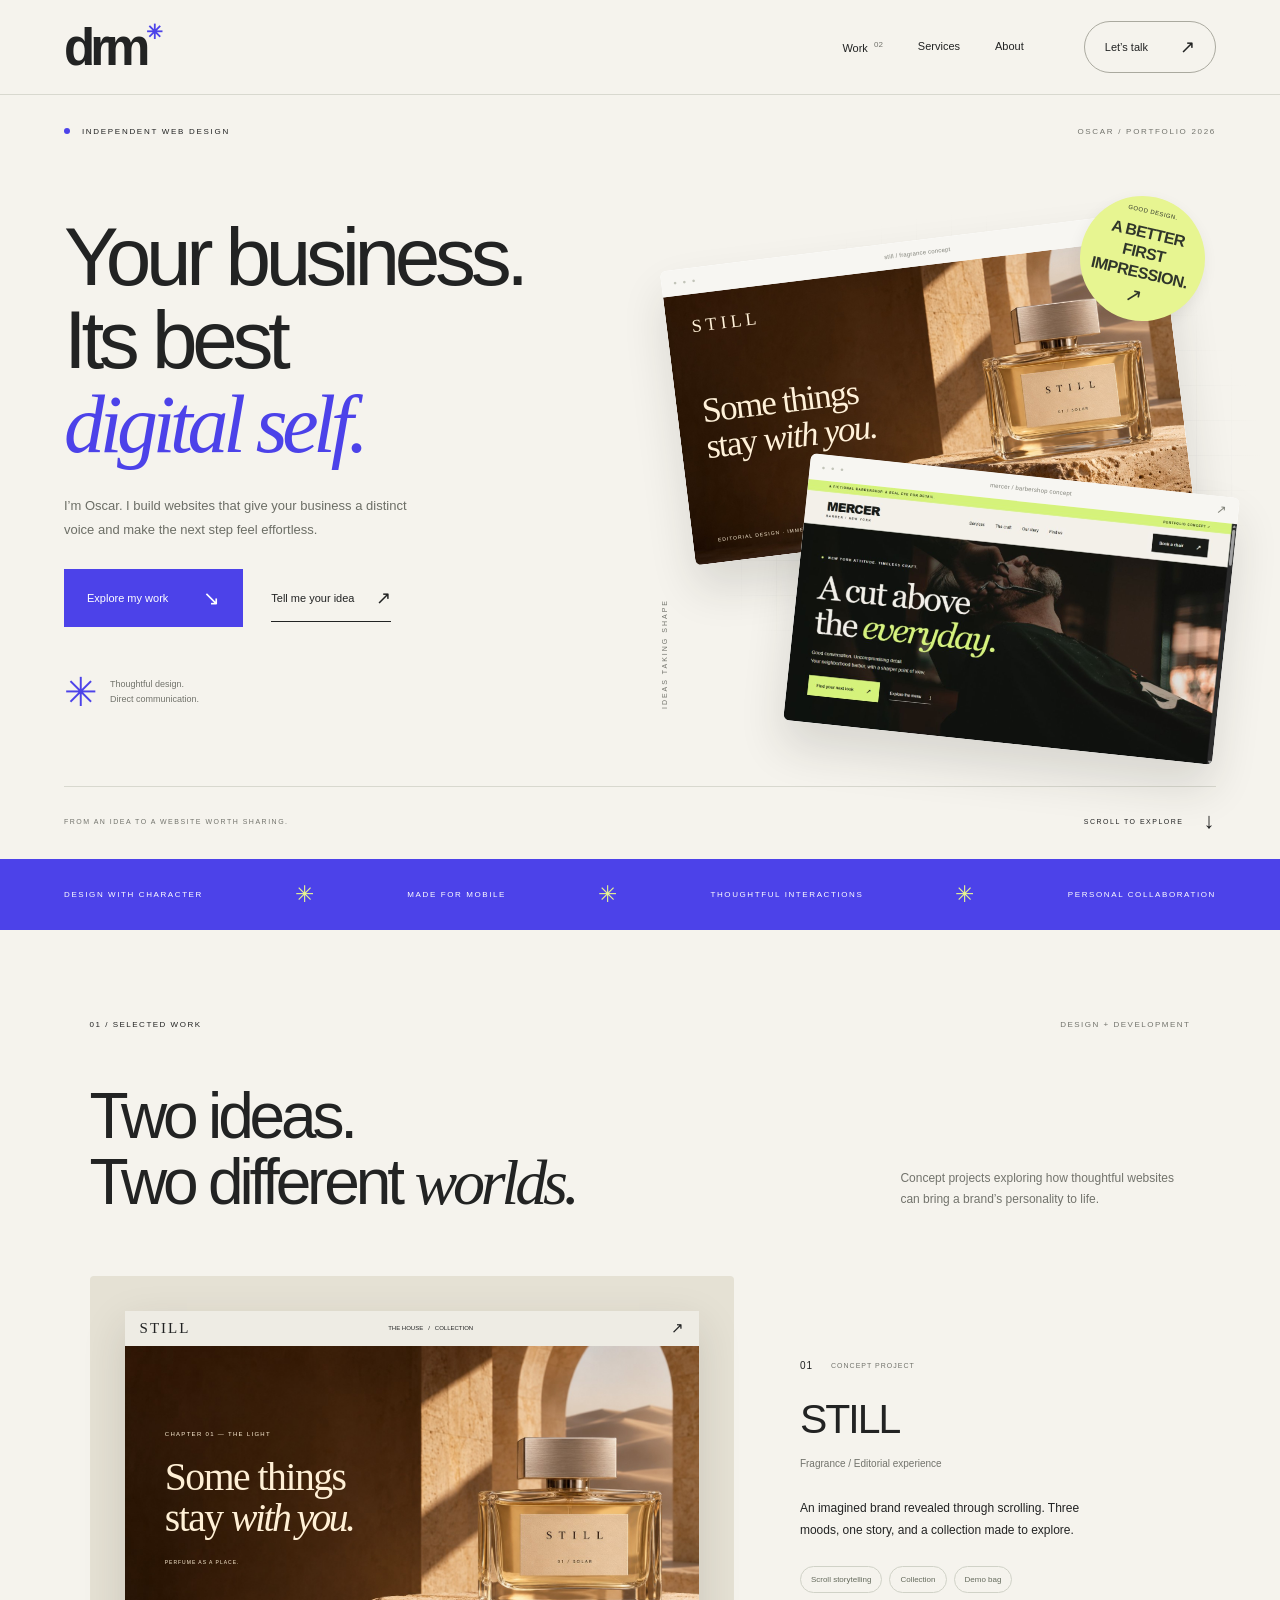
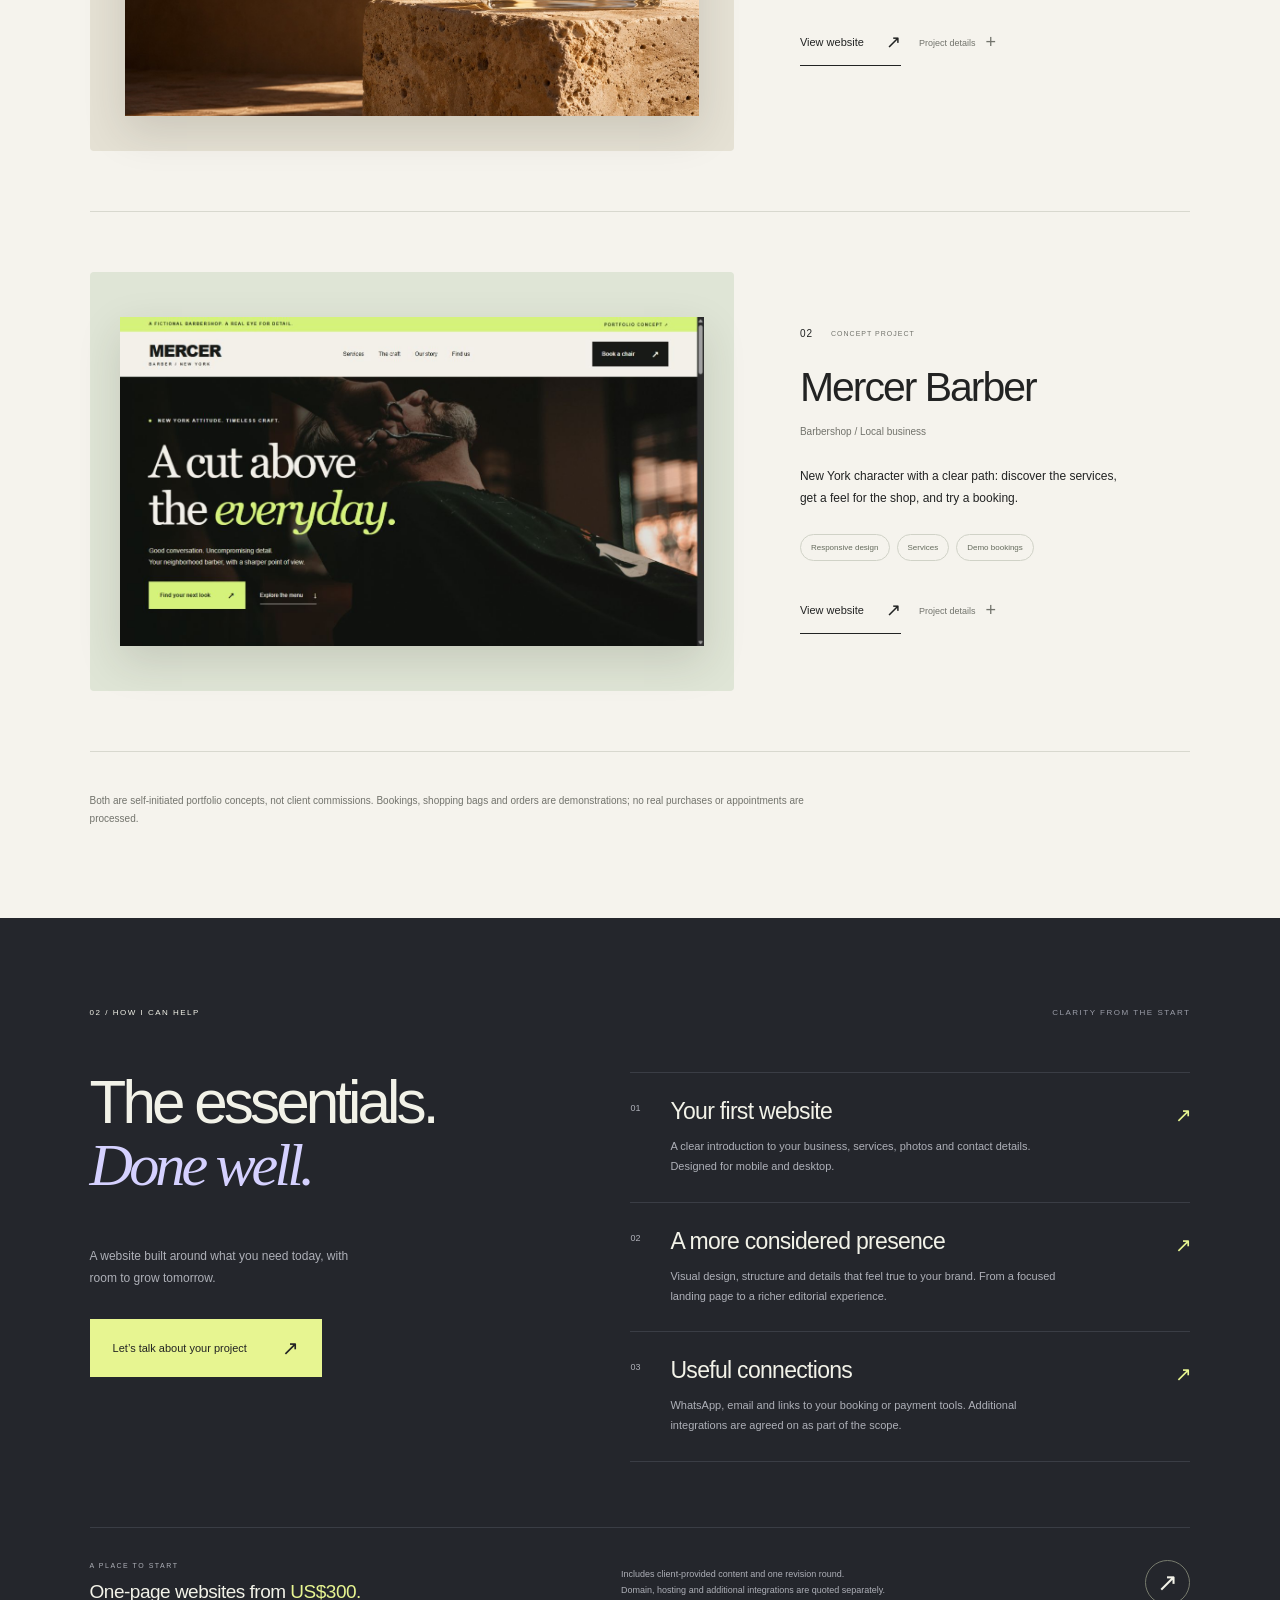
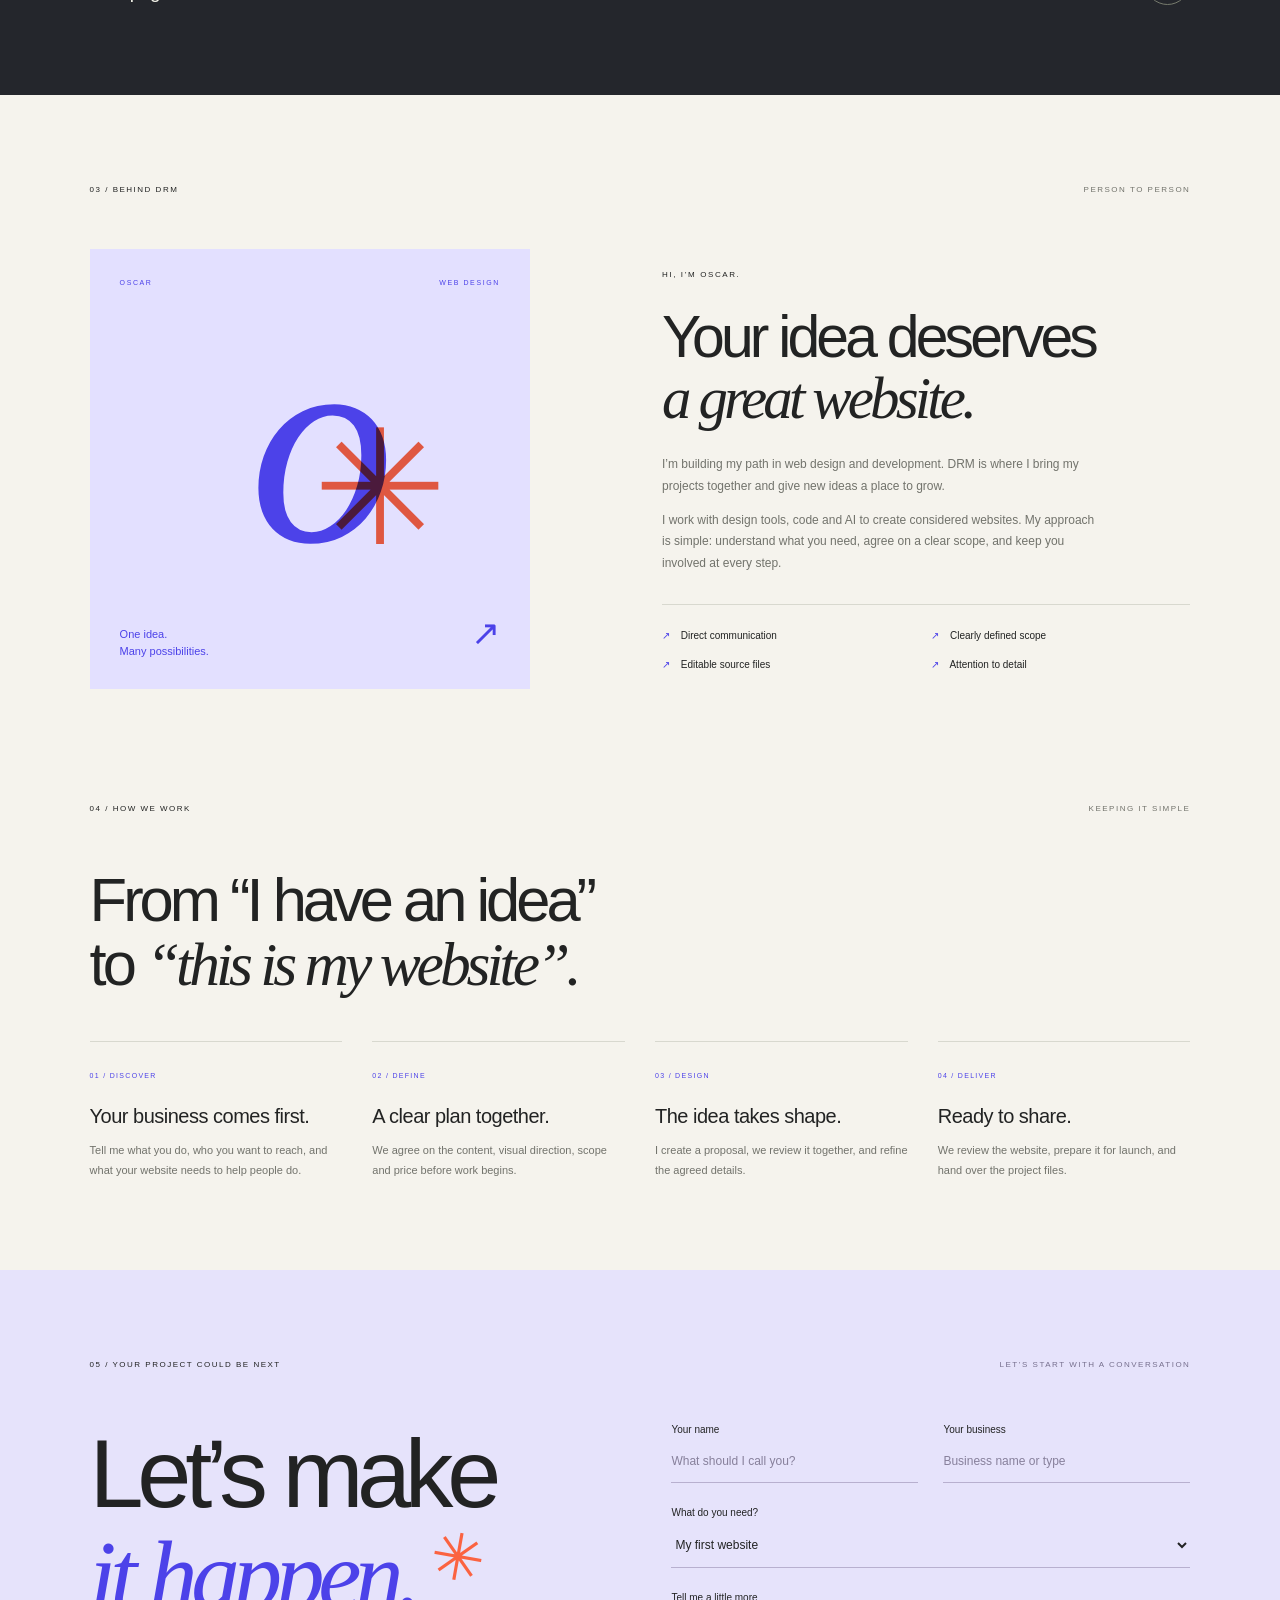
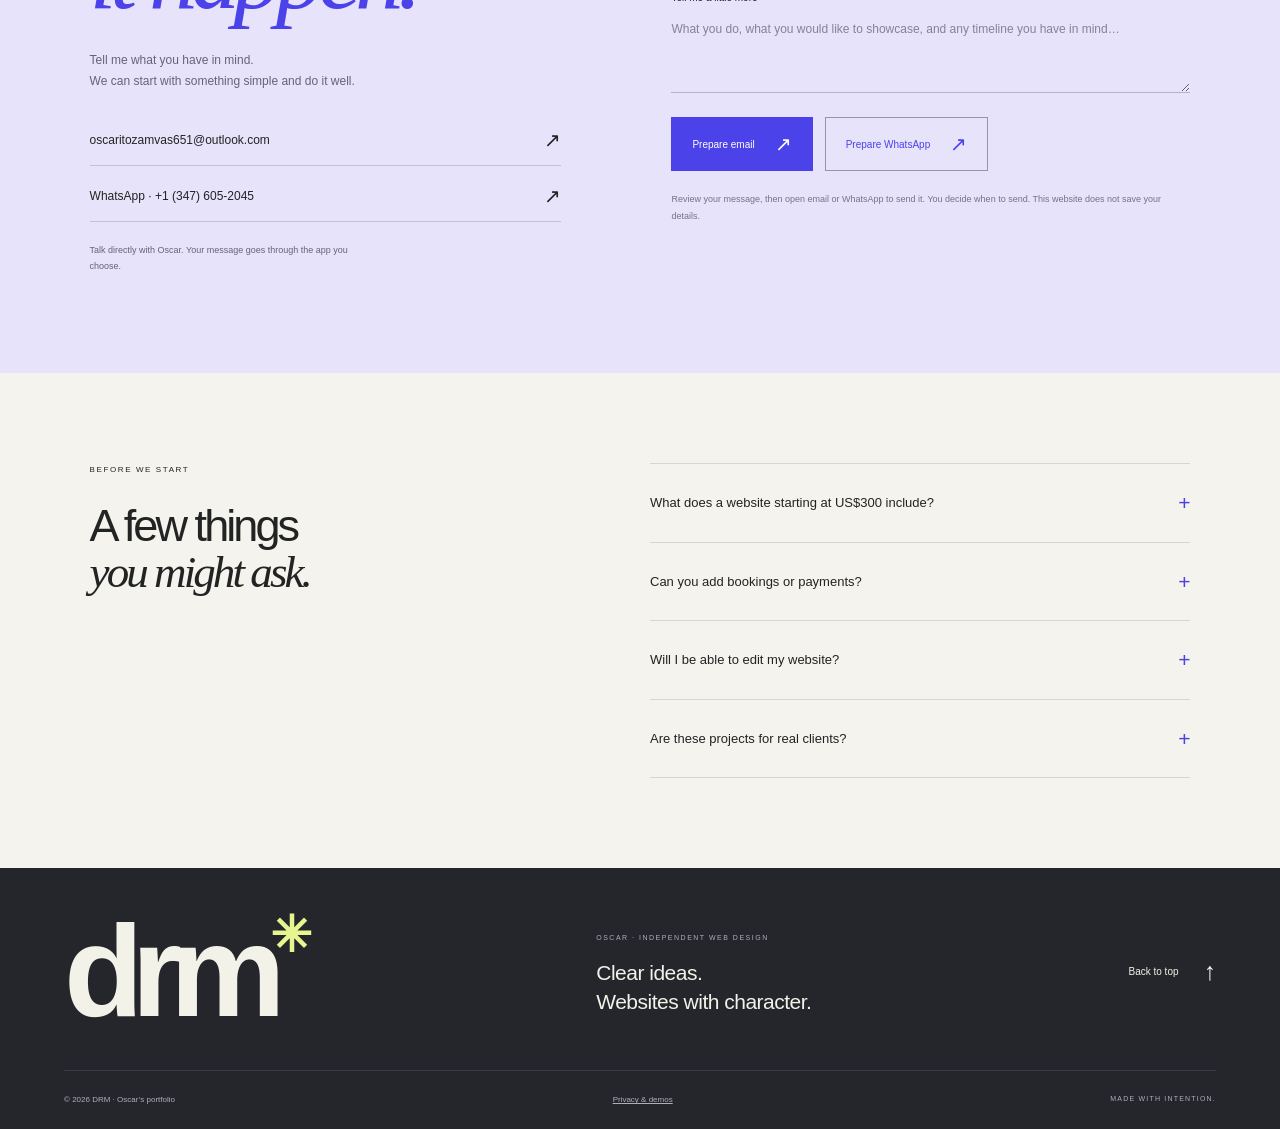
<file: index.html>
<!doctype html>
<html lang="en">
<head><meta charset="utf-8"><meta name="viewport" content="width=device-width,initial-scale=1"><meta name="theme-color" content="#f5f3ed"><meta name="description" content="DRM is the portfolio of Oscar. Thoughtful web design and development for small businesses. Explore Mercer Barber and STILL, two concept projects."><title>DRM — Oscar · Web design with intention</title><link rel="icon" href="assets/favicon.svg" type="image/svg+xml"><link rel="stylesheet" href="styles.css"><script src="config.js" defer></script><script src="app.js" defer></script></head>
<body>
<a href="#main" class="skip">Skip to content</a>
<header class="header"><a href="#inicio" class="logo" aria-label="DRM, home">drm<span>✳</span></a><nav aria-label="Main navigation" id="navigation"><a href="#proyectos">Work <sup>02</sup></a><a href="#servicios">Services</a><a href="#sobre-mi">About</a></nav><a class="header-cta" href="#contacto">Let’s talk <span>↗</span></a><button class="menu-toggle" aria-label="Open menu" aria-expanded="false" aria-controls="navigation"><span></span><span></span></button></header>
<main id="main">
<section class="hero" id="inicio"><div class="hero-kicker"><span><i></i> INDEPENDENT WEB DESIGN</span><span>OSCAR / PORTFOLIO 2026</span></div><div class="hero-grid"><div class="hero-copy"><h1>Your business.<br>Its best<br><em>digital self.</em></h1><p>I’m Oscar. I build websites that give your business a distinct voice and make the next step feel effortless.</p><div class="hero-actions"><a class="button primary" href="#proyectos">Explore my work <span>↘</span></a><a class="underlined" href="#contacto">Tell me your idea <span>↗</span></a></div><div class="hero-signature"><span class="mini-star" aria-hidden="true">✳</span><span>Thoughtful design.<br>Direct communication.</span></div></div>
<div class="hero-art" aria-label="A preview of two web design projects"><div class="art-grid" aria-hidden="true"></div><span class="orbit-text" aria-hidden="true">IDEAS TAKING SHAPE</span><a class="floating-site still-mini" href="proyectos/still/index.html" aria-label="Open the STILL demo"><div class="browser-top"><span>● ● ●</span><span>still / fragrance concept</span><span>↗</span></div><div class="still-mini-content"><img src="assets/still-solar.jpg" alt="STILL perfume in a warm golden setting" width="1536" height="1024"><span class="mini-wordmark">STILL</span><span class="mini-headline">Some things<br>stay <em>with you.</em></span><span class="mini-caption">EDITORIAL DESIGN · IMMERSIVE SCROLL</span></div></a><a class="floating-site mercer-mini" href="proyectos/mercer/index.html" aria-label="Open the Mercer Barber demo"><div class="browser-top"><span>● ● ●</span><span>mercer / barbershop concept</span><span>↗</span></div><img src="assets/mercer-preview.png" alt="Screenshot of the Mercer Barber website with a dark hero and lime accents" width="1265" height="712"></a><div class="art-sticker" aria-hidden="true">GOOD DESIGN.<br><strong>A BETTER<br>FIRST<br>IMPRESSION.</strong><span>↗</span></div></div></div><div class="hero-bottom"><span>FROM AN IDEA TO A WEBSITE WORTH SHARING.</span><a href="#proyectos">SCROLL TO EXPLORE <span>↓</span></a></div></section>
<div class="skills-strip" aria-label="My approach"><span>DESIGN WITH CHARACTER</span><b>✳</b><span>MADE FOR MOBILE</span><b>✳</b><span>THOUGHTFUL INTERACTIONS</span><b>✳</b><span>PERSONAL COLLABORATION</span></div>
<section class="section work" id="proyectos"><div class="section-topline"><span>01 / SELECTED WORK</span><span>DESIGN + DEVELOPMENT</span></div><div class="section-intro"><h2>Two ideas.<br>Two different <em>worlds.</em></h2><p>Concept projects exploring how thoughtful websites can bring a brand’s personality to life.</p></div>
<article class="project project-still"><div class="project-visual"><a href="proyectos/still/index.html" aria-label="Explore the STILL website"><div class="preview-header"><span>STILL</span><span>THE HOUSE &nbsp; / &nbsp; COLLECTION</span><span>↗</span></div><div class="still-preview"><img src="assets/still-solar.jpg" alt="Visual composition of the STILL homepage, a fictional fragrance brand" loading="lazy" width="1536" height="1024"><div><span>CHAPTER 01 — THE LIGHT</span><strong>Some things<br>stay <em>with you.</em></strong><small>PERFUME AS A PLACE.</small></div></div><span class="preview-hover">Explore project <span>↗</span></span></a></div><div class="project-info"><div class="project-index"><span>01</span><span>CONCEPT PROJECT</span></div><h3>STILL</h3><p class="project-type">Fragrance / Editorial experience</p><p>An imagined brand revealed through scrolling. Three moods, one story, and a collection made to explore.</p><div class="tags"><span>Scroll storytelling</span><span>Collection</span><span>Demo bag</span></div><div class="project-actions"><a class="underlined" href="proyectos/still/index.html">View website <span>↗</span></a><button class="case-trigger" data-case="still">Project details <span>+</span></button></div></div></article>
<article class="project project-mercer"><div class="project-visual"><a href="proyectos/mercer/index.html" aria-label="Explore the Mercer Barber website"><div class="mercer-preview"><img src="assets/mercer-preview.png" alt="Actual Mercer Barber homepage: A cut above the everyday" width="1265" height="712" loading="lazy"></div><span class="preview-hover">Explore project <span>↗</span></span></a></div><div class="project-info"><div class="project-index"><span>02</span><span>CONCEPT PROJECT</span></div><h3>Mercer Barber</h3><p class="project-type">Barbershop / Local business</p><p>New York character with a clear path: discover the services, get a feel for the shop, and try a booking.</p><div class="tags"><span>Responsive design</span><span>Services</span><span>Demo bookings</span></div><div class="project-actions"><a class="underlined" href="proyectos/mercer/index.html">View website <span>↗</span></a><button class="case-trigger" data-case="mercer">Project details <span>+</span></button></div></div></article><p class="work-note">Both are self-initiated portfolio concepts, not client commissions. Bookings, shopping bags and orders are demonstrations; no real purchases or appointments are processed.</p></section>
<section class="services section" id="servicios"><div class="section-topline"><span>02 / HOW I CAN HELP</span><span>CLARITY FROM THE START</span></div><div class="services-layout"><div><h2>The essentials.<br><em>Done well.</em></h2><p>A website built around what you need today, with room to grow tomorrow.</p><a class="button light" href="#contacto">Let’s talk about your project <span>↗</span></a></div><div class="service-rows"><article><span>01</span><div><h3>Your first website</h3><p>A clear introduction to your business, services, photos and contact details. Designed for mobile and desktop.</p></div><span>↗</span></article><article><span>02</span><div><h3>A more considered presence</h3><p>Visual design, structure and details that feel true to your brand. From a focused landing page to a richer editorial experience.</p></div><span>↗</span></article><article><span>03</span><div><h3>Useful connections</h3><p>WhatsApp, email and links to your booking or payment tools. Additional integrations are agreed on as part of the scope.</p></div><span>↗</span></article></div></div><div class="price-note"><div><span>A PLACE TO START</span><strong>One-page websites from <b>US$300.</b></strong></div><p>Includes client-provided content and one revision round.<br>Domain, hosting and additional integrations are quoted separately.</p><a href="#contacto" aria-label="Ask about a project starting at 300 US dollars">↗</a></div></section>
<section class="about section" id="sobre-mi"><div class="section-topline"><span>03 / BEHIND DRM</span><span>PERSON TO PERSON</span></div><div class="about-layout"><div class="identity-card"><div class="identity-top"><span>OSCAR</span><span>WEB DESIGN</span></div><div class="identity-symbol" aria-hidden="true"><span>o</span><b>✳</b></div><div class="identity-bottom"><span>One idea.<br>Many possibilities.</span><span>↗</span></div></div><div class="about-copy"><p class="eyebrow">HI, I’M OSCAR.</p><h2>Your idea deserves<br><em>a great website.</em></h2><p>I’m building my path in web design and development. DRM is where I bring my projects together and give new ideas a place to grow.</p><p>I work with design tools, code and AI to create considered websites. My approach is simple: understand what you need, agree on a clear scope, and keep you involved at every step.</p><div class="about-principles"><span><i>↗</i> Direct communication</span><span><i>↗</i> Clearly defined scope</span><span><i>↗</i> Editable source files</span><span><i>↗</i> Attention to detail</span></div></div></div></section>
<section class="process section" id="proceso"><div class="section-topline"><span>04 / HOW WE WORK</span><span>KEEPING IT SIMPLE</span></div><h2>From “I have an idea”<br>to <em>“this is my website”.</em></h2><div class="process-grid"><article><span>01 / DISCOVER</span><h3>Your business comes first.</h3><p>Tell me what you do, who you want to reach, and what your website needs to help people do.</p></article><article><span>02 / DEFINE</span><h3>A clear plan together.</h3><p>We agree on the content, visual direction, scope and price before work begins.</p></article><article><span>03 / DESIGN</span><h3>The idea takes shape.</h3><p>I create a proposal, we review it together, and refine the agreed details.</p></article><article><span>04 / DELIVER</span><h3>Ready to share.</h3><p>We review the website, prepare it for launch, and hand over the project files.</p></article></div></section>
<section class="contact section" id="contacto"><div class="section-topline"><span>05 / YOUR PROJECT COULD BE NEXT</span><span>LET’S START WITH A CONVERSATION</span></div><div class="contact-layout"><div><h2>Let’s make<br><em>it happen.</em><span class="contact-star" aria-hidden="true">✳</span></h2><p>Tell me what you have in mind.<br>We can start with something simple and do it well.</p><div class="direct-contact"><a data-contact="email" href="mailto:oscaritozamvas651@outlook.com">oscaritozamvas651@outlook.com <span>↗</span></a><a data-contact="whatsapp" href="https://wa.me/13476052045" target="_blank" rel="noopener noreferrer">WhatsApp · +1 (347) 605-2045 <span>↗</span></a></div><p class="contact-footnote">Talk directly with Oscar. Your message goes through the app you choose.</p></div><form id="brief-form"><div class="form-row"><label>Your name<input name="name" placeholder="What should I call you?" autocomplete="given-name" required maxlength="80"></label><label>Your business<input name="business" placeholder="Business name or type" autocomplete="organization" maxlength="100"></label></div><label>What do you need?<select name="service"><option>My first website</option><option>Redesign an existing website</option><option>A website with a product catalog</option><option>I would like to explore an idea</option></select></label><label>Tell me a little more<textarea name="message" rows="4" placeholder="What you do, what you would like to showcase, and any timeline you have in mind…" required maxlength="1800"></textarea></label><div class="form-actions"><button class="button primary" type="submit" disabled name="channel" value="email">Prepare email <span>↗</span></button><button class="button outline" type="submit" disabled name="channel" value="whatsapp">Prepare WhatsApp <span>↗</span></button></div><p class="form-note">Review your message, then open email or WhatsApp to send it. You decide when to send. This website does not save your details.</p><p class="form-status" id="form-status" role="status" hidden></p></form></div></section>
<section class="faq section"><div><p class="eyebrow">BEFORE WE START</p><h2>A few things<br><em>you might ask.</em></h2></div><div class="faq-list"><details><summary>What does a website starting at US$300 include?<span>+</span></summary><p>A single page with the agreed sections, responsive design, content you provide, one revision round, and launch preparation. Domain, hosting, maintenance and additional features are separate. The final price is confirmed before work begins.</p></details><details><summary>Can you add bookings or payments?<span>+</span></summary><p>We can connect your website to an existing platform, depending on your country and needs. The account and funds belong to your business. A custom booking or payment system requires a separate quote.</p></details><details><summary>Will I be able to edit my website?<span>+</span></summary><p>Yes. You receive editable source files and a guide. These websites do not include a visual editing dashboard by default. If you need to edit content without code, we can plan for that from the start.</p></details><details><summary>Are these projects for real clients?<span>+</span></summary><p>No. Mercer Barber and STILL are fictional brands created as portfolio concepts. They demonstrate design and interactions, not commercial results or client testimonials.</p></details></div></section>
</main>
<footer><div class="footer-main"><a href="#inicio" class="footer-logo" aria-label="DRM, back to top">drm<span>✳</span></a><div><span>OSCAR · INDEPENDENT WEB DESIGN</span><p>Clear ideas.<br>Websites with character.</p></div><a class="back-top" href="#inicio">Back to top <span>↑</span></a></div><div class="footer-bottom"><span>© <span id="year">2026</span> DRM · Oscar’s portfolio</span><button id="privacy-trigger">Privacy & demos</button><span>MADE WITH INTENTION.</span></div></footer>
<dialog id="case-dialog" aria-labelledby="case-title"><button class="close-dialog" data-close aria-label="Close project details">×</button><p class="eyebrow" id="case-category"></p><h2 id="case-title"></h2><p id="case-intro" class="case-intro"></p><div class="case-sections" id="case-sections"></div><p class="case-disclaimer" id="case-disclaimer"></p><a class="button primary" id="case-link" href="proyectos/still/index.html">Explore the demo <span>↗</span></a></dialog>
<dialog id="privacy-dialog" aria-labelledby="privacy-title"><button class="close-dialog" data-close aria-label="Close privacy information">×</button><p class="eyebrow">DRM / INFORMATION</p><h2 id="privacy-title">Your message.<br><em>Your control.</em></h2><p>This portfolio does not store form content, use cookies or include analytics. The form prepares a message and lets you open email or WhatsApp; you send it yourself. Those services have their own terms and privacy policies. The hosting provider may retain standard access logs.</p><p>Mercer Barber and STILL are concept projects for fictional brands. They do not accept appointments, sell products or process payments. Their imagery provides visual direction: Mercer uses Unsplash photography and STILL uses AI-generated images.</p><p>DRM is the presentation name of Oscar’s portfolio. It is not presented as an incorporated company or a registered trademark.</p></dialog>
<noscript><p class="noscript">You can explore the projects and use the direct email or WhatsApp links. Enable JavaScript to prepare messages and view project details.</p></noscript>
</body></html>
</file>
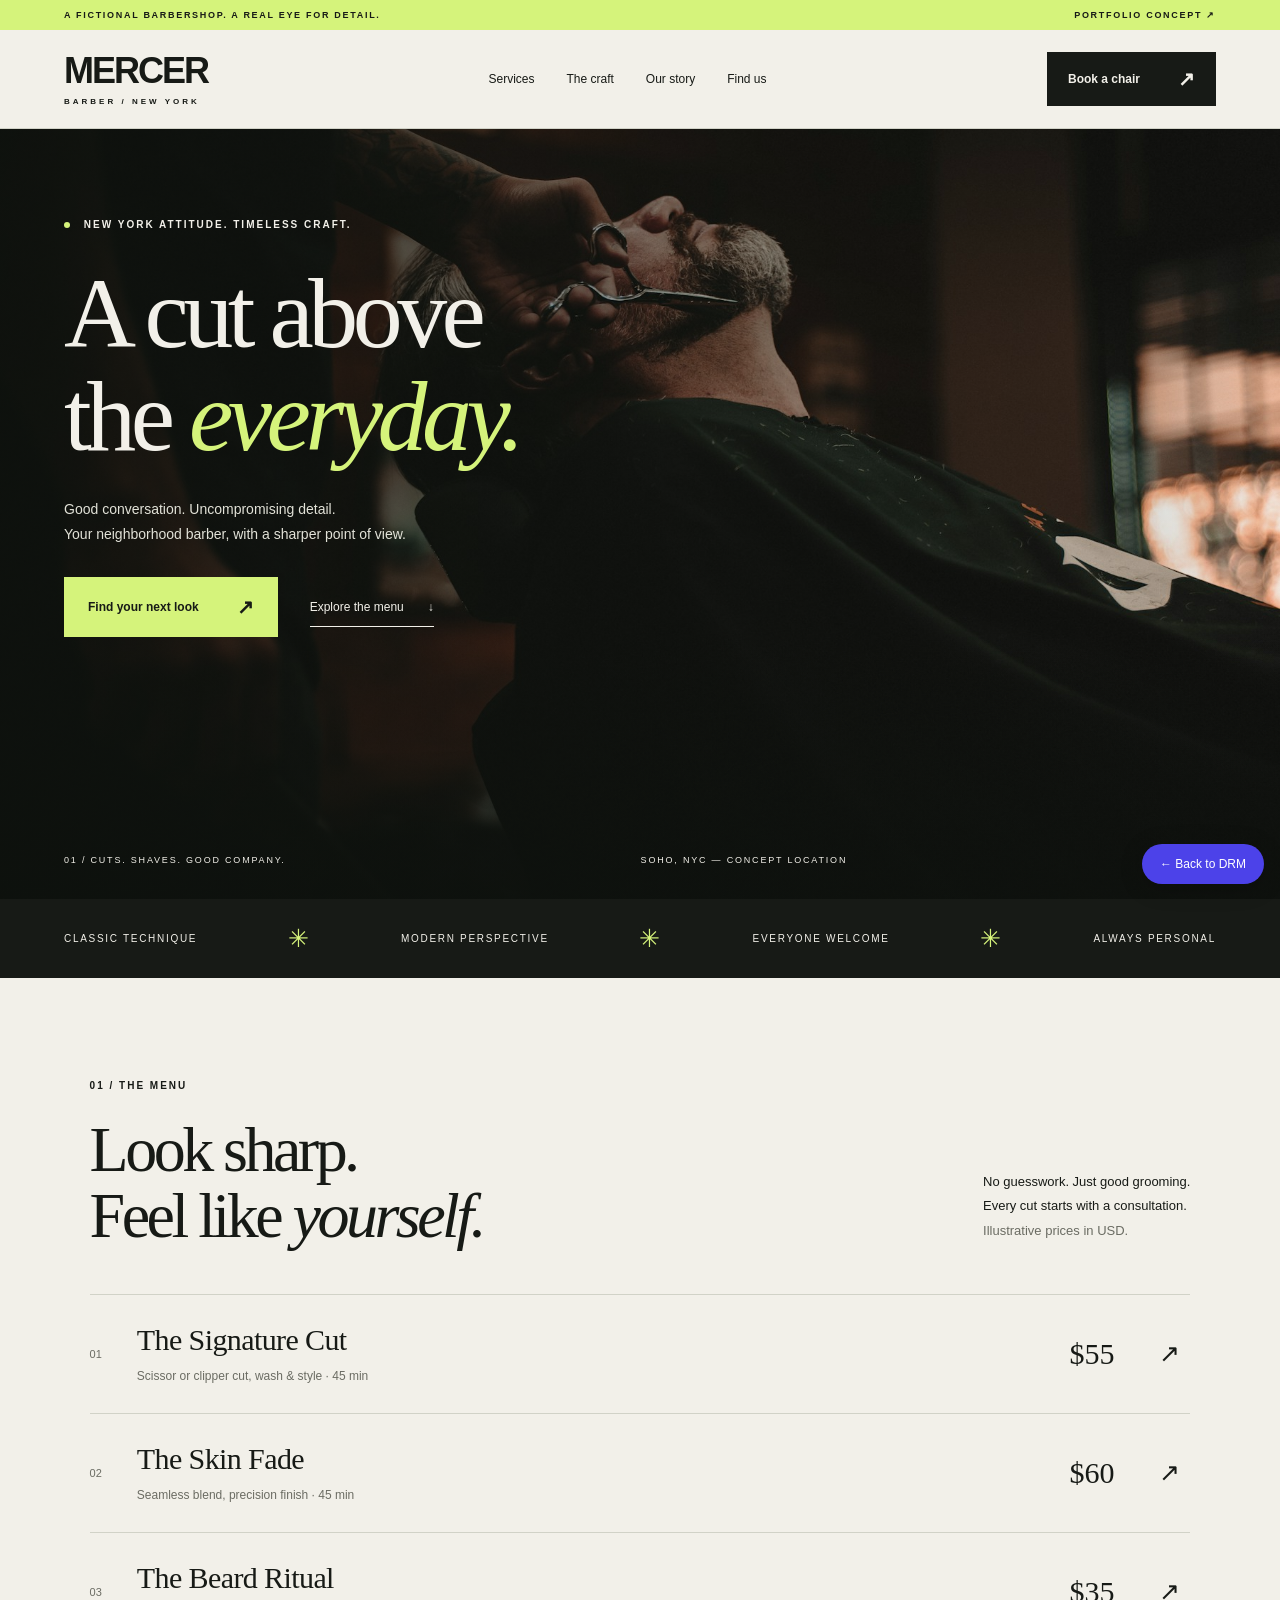
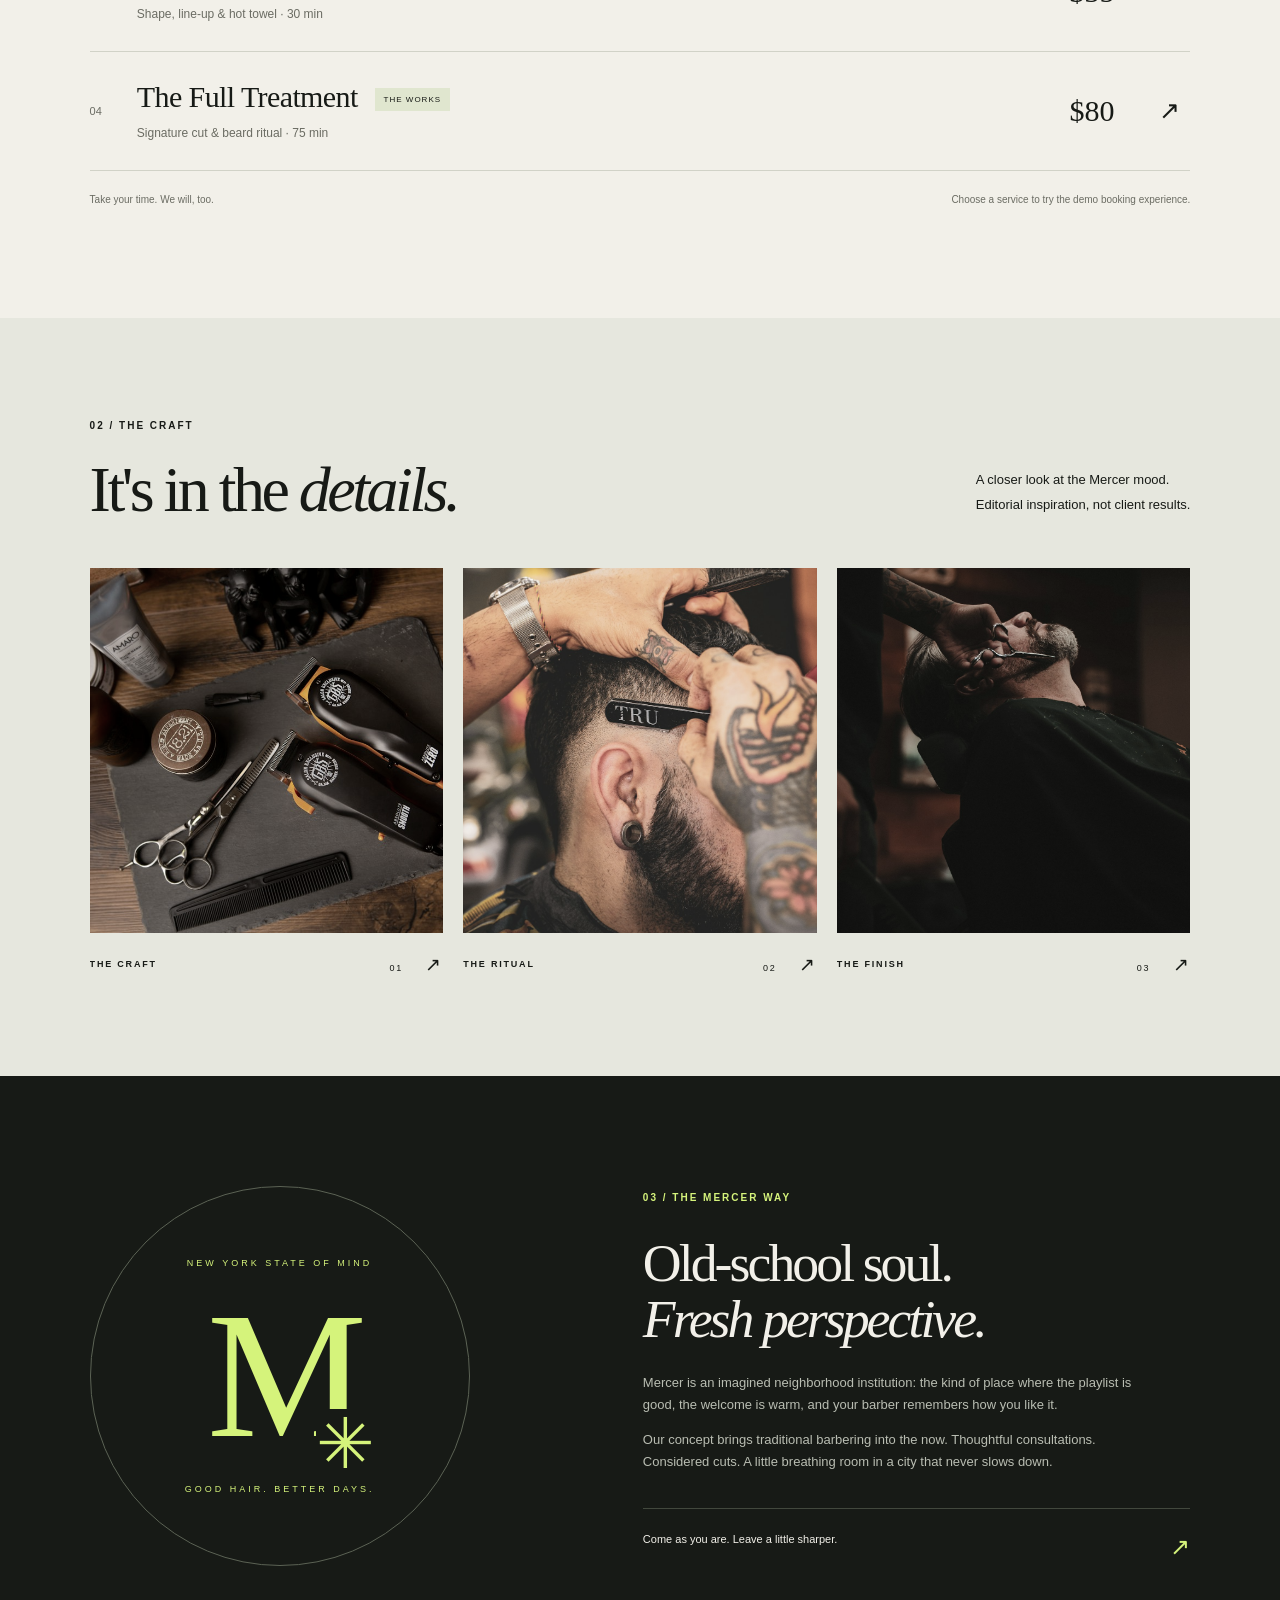
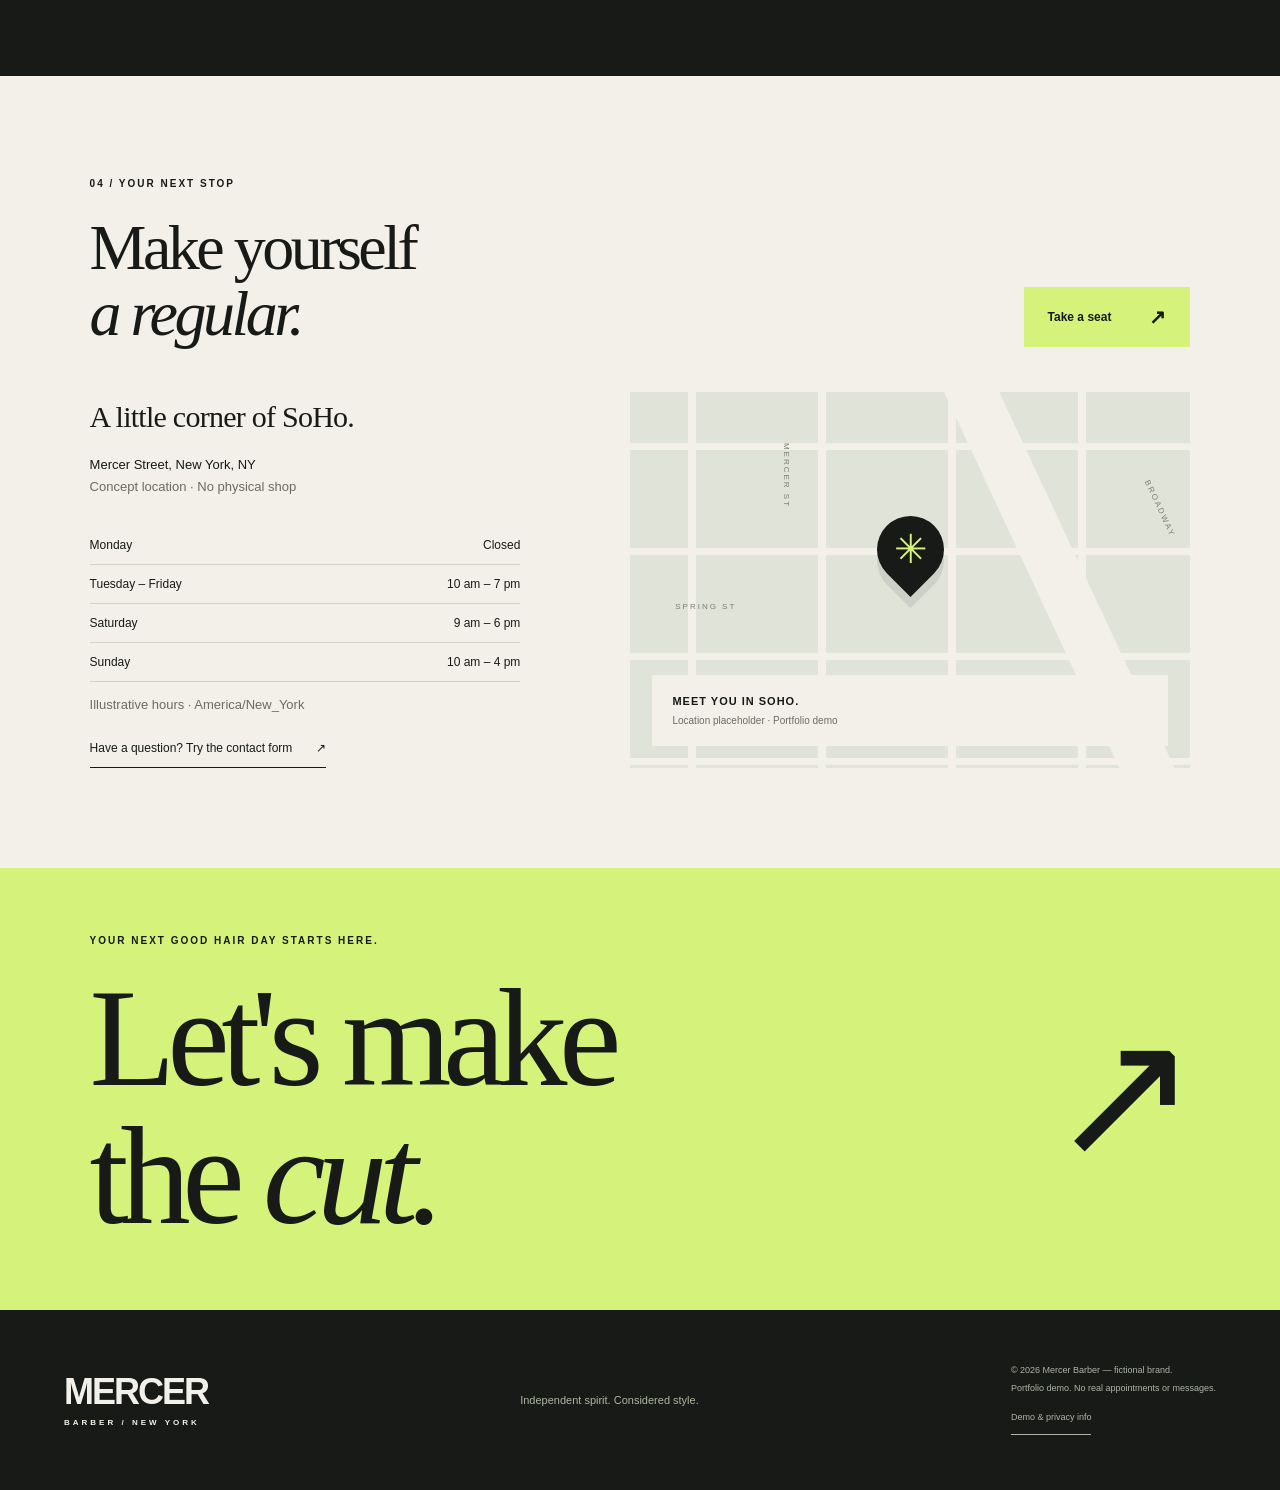
<file: projects/mercer/index.html>
<!doctype html>
<html lang="en">
<head>
  <meta charset="utf-8"><meta name="viewport" content="width=device-width,initial-scale=1">
  <meta name="theme-color" content="#171a16"><meta name="description" content="Mercer Barber: a fictional New York barbershop. Explore cuts, craft and a demo booking experience. A freelance web design portfolio concept.">
  <title>Mercer Barber — A cut above the everyday.</title>
  <link rel="icon" href="assets/favicon.svg" type="image/svg+xml"><link rel="stylesheet" href="styles.css"><script src="app.js" defer></script>
</head>
<body>
<a class="skip" href="#main">Skip to content</a>
<div class="demo-strip">A FICTIONAL BARBERSHOP. A REAL EYE FOR DETAIL. <span>PORTFOLIO CONCEPT ↗</span></div>
<header class="header">
  <a class="brand" href="#" aria-label="Mercer Barber home">MERCER<span>BARBER / NEW YORK</span></a>
  <button class="menu-toggle" aria-controls="navigation" aria-expanded="false">Menu <span>+</span></button>
  <nav id="navigation" aria-label="Main navigation"><a href="#services">Services</a><a href="#gallery">The craft</a><a href="#about">Our story</a><a href="#visit">Find us</a></nav>
  <button class="button header-book" data-book>Book a chair <span>↗</span></button>
</header>
<main id="main">
  <section class="hero" aria-labelledby="hero-title">
    <img class="hero-photo" src="assets/barbershop.jpg" alt="Barber carefully shaping a beard with scissors" width="1800" height="1200" fetchpriority="high">
    <div class="hero-content"><p class="eyebrow"><span class="dot"></span> NEW YORK ATTITUDE. TIMELESS CRAFT.</p><h1 id="hero-title">A cut above<br>the <em>everyday.</em></h1><p class="hero-description">Good conversation. Uncompromising detail.<br> Your neighborhood barber, with a sharper point of view.</p><div class="hero-actions"><button class="button" data-book>Find your next look <span>↗</span></button><a class="text-link" href="#services">Explore the menu <span>↓</span></a></div></div>
    <div class="hero-bottom"><span>01 / CUTS. SHAVES. GOOD COMPANY.</span><span>SOHO, NYC — CONCEPT LOCATION</span><a href="#services" aria-label="Scroll to services">↓</a></div>
  </section>
  <div class="values-strip" aria-label="Our approach"><span>CLASSIC TECHNIQUE</span><b>✳</b><span>MODERN PERSPECTIVE</span><b>✳</b><span>EVERYONE WELCOME</span><b>✳</b><span>ALWAYS PERSONAL</span></div>
  <section class="section services" id="services">
    <div class="section-heading"><div><p class="eyebrow">01 / THE MENU</p><h2>Look sharp.<br>Feel like <em>yourself.</em></h2></div><p>No guesswork. Just good grooming.<br>Every cut starts with a consultation.<br><span class="muted">Illustrative prices in USD.</span></p></div>
    <div class="service-list">
      <button class="service" data-book="signature"><span class="service-number">01</span><span class="service-copy"><strong>The Signature Cut</strong><small>Scissor or clipper cut, wash & style · 45 min</small></span><span class="service-price">$55</span><span class="service-arrow">↗</span></button>
      <button class="service" data-book="fade"><span class="service-number">02</span><span class="service-copy"><strong>The Skin Fade</strong><small>Seamless blend, precision finish · 45 min</small></span><span class="service-price">$60</span><span class="service-arrow">↗</span></button>
      <button class="service" data-book="beard"><span class="service-number">03</span><span class="service-copy"><strong>The Beard Ritual</strong><small>Shape, line-up & hot towel · 30 min</small></span><span class="service-price">$35</span><span class="service-arrow">↗</span></button>
      <button class="service" data-book="full"><span class="service-number">04</span><span class="service-copy"><strong>The Full Treatment <span class="tag">THE WORKS</span></strong><small>Signature cut & beard ritual · 75 min</small></span><span class="service-price">$80</span><span class="service-arrow">↗</span></button>
    </div><p class="service-note">Take your time. We will, too. <span>Choose a service to try the demo booking experience.</span></p>
  </section>
  <section class="section gallery" id="gallery">
    <div class="section-heading"><div><p class="eyebrow">02 / THE CRAFT</p><h2>It's in the <em>details.</em></h2></div><p>A closer look at the Mercer mood.<br>Editorial inspiration, not client results.</p></div>
    <div class="gallery-grid">
      <button class="gallery-item" data-image="assets/craft.jpg" data-caption="01 / The craft — tools of the trade"><img src="assets/craft.jpg" alt="Barber scissors, combs and grooming tools" loading="lazy" width="1000" height="1300"><span><b>THE CRAFT</b><span>01 <i>↗</i></span></span></button>
      <button class="gallery-item" data-image="assets/detail.jpg" data-caption="02 / The ritual — a moment of focus"><img src="assets/detail.jpg" alt="Barber shaping a fade with a comb and razor" loading="lazy" width="1000" height="1300"><span><b>THE RITUAL</b><span>02 <i>↗</i></span></span></button>
      <button class="gallery-item" data-image="assets/barbershop.jpg" data-caption="03 / The finish — care in every detail"><img src="assets/barbershop.jpg" alt="Precision scissor work shaping a beard" loading="lazy" width="1000" height="1300"><span><b>THE FINISH</b><span>03 <i>↗</i></span></span></button>
    </div>
  </section>
  <section class="about section" id="about"><div class="about-mark" aria-hidden="true"><span>NEW YORK STATE OF MIND</span><b>M<span>✳</span></b><span>GOOD HAIR. BETTER DAYS.</span></div><div><p class="eyebrow">03 / THE MERCER WAY</p><h2>Old-school soul.<br><em>Fresh perspective.</em></h2><p>Mercer is an imagined neighborhood institution: the kind of place where the playlist is good, the welcome is warm, and your barber remembers how you like it.</p><p>Our concept brings traditional barbering into the now. Thoughtful consultations. Considered cuts. A little breathing room in a city that never slows down.</p><div class="about-signoff">Come as you are. Leave a little sharper. <span>↗</span></div></div></section>
  <section class="visit section" id="visit"><div class="section-heading"><div><p class="eyebrow">04 / YOUR NEXT STOP</p><h2>Make yourself<br><em>a regular.</em></h2></div><button class="button" data-book>Take a seat <span>↗</span></button></div><div class="visit-grid"><div class="visit-info"><h3>A little corner of SoHo.</h3><p>Mercer Street, New York, NY<br><span class="muted">Concept location · No physical shop</span></p><dl class="hours"><div><dt>Monday</dt><dd>Closed</dd></div><div><dt>Tuesday – Friday</dt><dd>10 am – 7 pm</dd></div><div><dt>Saturday</dt><dd>9 am – 6 pm</dd></div><div><dt>Sunday</dt><dd>10 am – 4 pm</dd></div></dl><p class="muted small">Illustrative hours · America/New_York</p><button class="text-link contact-open">Have a question? Try the contact form <span>↗</span></button></div><div class="map-placeholder" role="img" aria-label="Decorative map placeholder for a fictional SoHo location; not directions"><div class="map-street street-one">MERCER ST</div><div class="map-street street-two">SPRING ST</div><div class="map-street street-three">BROADWAY</div><div class="map-pin">M<span>✳</span></div><div class="map-label"><strong>MEET YOU IN SOHO.</strong><small>Location placeholder · Portfolio demo</small></div></div></div></section>
  <section class="closing"><p class="eyebrow">YOUR NEXT GOOD HAIR DAY STARTS HERE.</p><button data-book>Let's make<br>the <em>cut.</em> <span>↗</span></button></section>
</main>
<footer><a class="brand" href="#">MERCER<span>BARBER / NEW YORK</span></a><p>Independent spirit. Considered style.</p><div><span>© <span id="year">2026</span> Mercer Barber — fictional brand.</span><span>Portfolio demo. No real appointments or messages.</span><button class="text-link" id="privacy-open">Demo & privacy info</button></div></footer>
<dialog id="booking" aria-labelledby="booking-title"><button class="dialog-close" data-close aria-label="Close booking">×</button><p class="eyebrow">TAKE A SEAT / DEMO BOOKING</p><h2 id="booking-title">Your next <em>good cut.</em></h2><p class="dialog-intro">Try the experience. This fictional shop cannot accept real appointments. Use sample details.</p><form id="booking-form"><label>Choose your service<select id="service" name="service" required><option value="signature">The Signature Cut — $55 / 45 min</option><option value="fade">The Skin Fade — $60 / 45 min</option><option value="beard">The Beard Ritual — $35 / 30 min</option><option value="full">The Full Treatment — $80 / 75 min</option></select></label><div class="form-grid"><label>Date<input type="date" name="date" id="date" required aria-describedby="date-help"></label><label>Time<select name="time" id="time" required><option value="">Choose a date first</option></select></label></div><p id="date-help" class="small muted">Next 60 days · Closed Mondays · New York time</p><div class="form-grid"><label>Your name<input name="name" autocomplete="off" placeholder="Alex Morgan" maxlength="80" required></label><label>Email<input name="email" type="email" autocomplete="off" placeholder="alex@example.com" maxlength="160" required></label></div><div class="booking-total"><span id="booking-duration">45 minutes · No payment</span><strong id="booking-price">$55</strong></div><p id="booking-error" class="error" role="alert"></p><button type="submit" class="button full-width">Preview demo reservation <span>↗</span></button><p class="small muted">Nothing is sent, stored, charged or reserved.</p></form><div id="booking-success" hidden tabindex="-1" role="status"><div class="success-symbol">✓</div><h3>Looking sharp, <span id="guest-name"></span>.</h3><p>This is a demo confirmation. No appointment has been booked.</p><p id="reservation-summary" class="reservation-summary"></p><p>No email was sent and no payment was taken.</p><button class="button" id="book-again">Try another booking <span>↗</span></button></div></dialog>
<dialog id="lightbox" aria-labelledby="lightbox-caption"><button class="dialog-close" data-close aria-label="Close gallery">×</button><img id="lightbox-image" alt=""><p id="lightbox-caption"></p></dialog>
<dialog id="contact" aria-labelledby="contact-title"><button class="dialog-close" data-close aria-label="Close contact form">×</button><p class="eyebrow">SAY HELLO / DEMO CONTACT</p><h2 id="contact-title">Good conversation<br>starts <em>here.</em></h2><p class="dialog-intro">This is a sample form. Use sample details; nothing will be delivered.</p><form id="contact-form"><label>Name<input name="name" required maxlength="80" placeholder="Alex Morgan" autocomplete="off"></label><label>Email<input name="email" type="email" required maxlength="160" placeholder="alex@example.com" autocomplete="off"></label><label>Your message<textarea name="message" rows="4" required maxlength="1500" placeholder="I'd love to know more about…"></textarea></label><button class="button full-width">Try demo message <span>↗</span></button></form><p id="contact-success" role="status" tabindex="-1" hidden>Demo complete. Your message was not sent or saved. Thanks for exploring Mercer.</p></dialog>
<dialog id="privacy" aria-labelledby="privacy-title"><button class="dialog-close" data-close aria-label="Close demo information">×</button><p class="eyebrow">PORTFOLIO CONCEPT</p><h2 id="privacy-title">A fictional shop.<br><em>A working demo.</em></h2><p>Mercer Barber is an original fictional brand created to demonstrate web design. Services, pricing, hours and location are illustrative. Photography is editorial inspiration, not a record of Mercer clients or work.</p><p>Booking and contact forms operate only in this page. They do not send data to a server, store it in your browser, process payments or send emails. Form details are cleared when you close the form. This site uses no analytics or cookies. A hosting provider may keep ordinary access logs.</p></dialog>
<noscript><div class="noscript">Enable JavaScript to try demo reservations, contact forms and the gallery viewer. All shop information remains available below.</div></noscript>
<a href="../../index.html#proyectos" style="position:fixed;right:16px;bottom:16px;z-index:25;background:#4c42e9;color:#fff;padding:13px 18px;border-radius:30px;font:12px Arial,sans-serif;box-shadow:0 4px 25px #0003;text-decoration:none" aria-label="Back to the DRM portfolio">← Back to DRM</a></body></html>
</file>
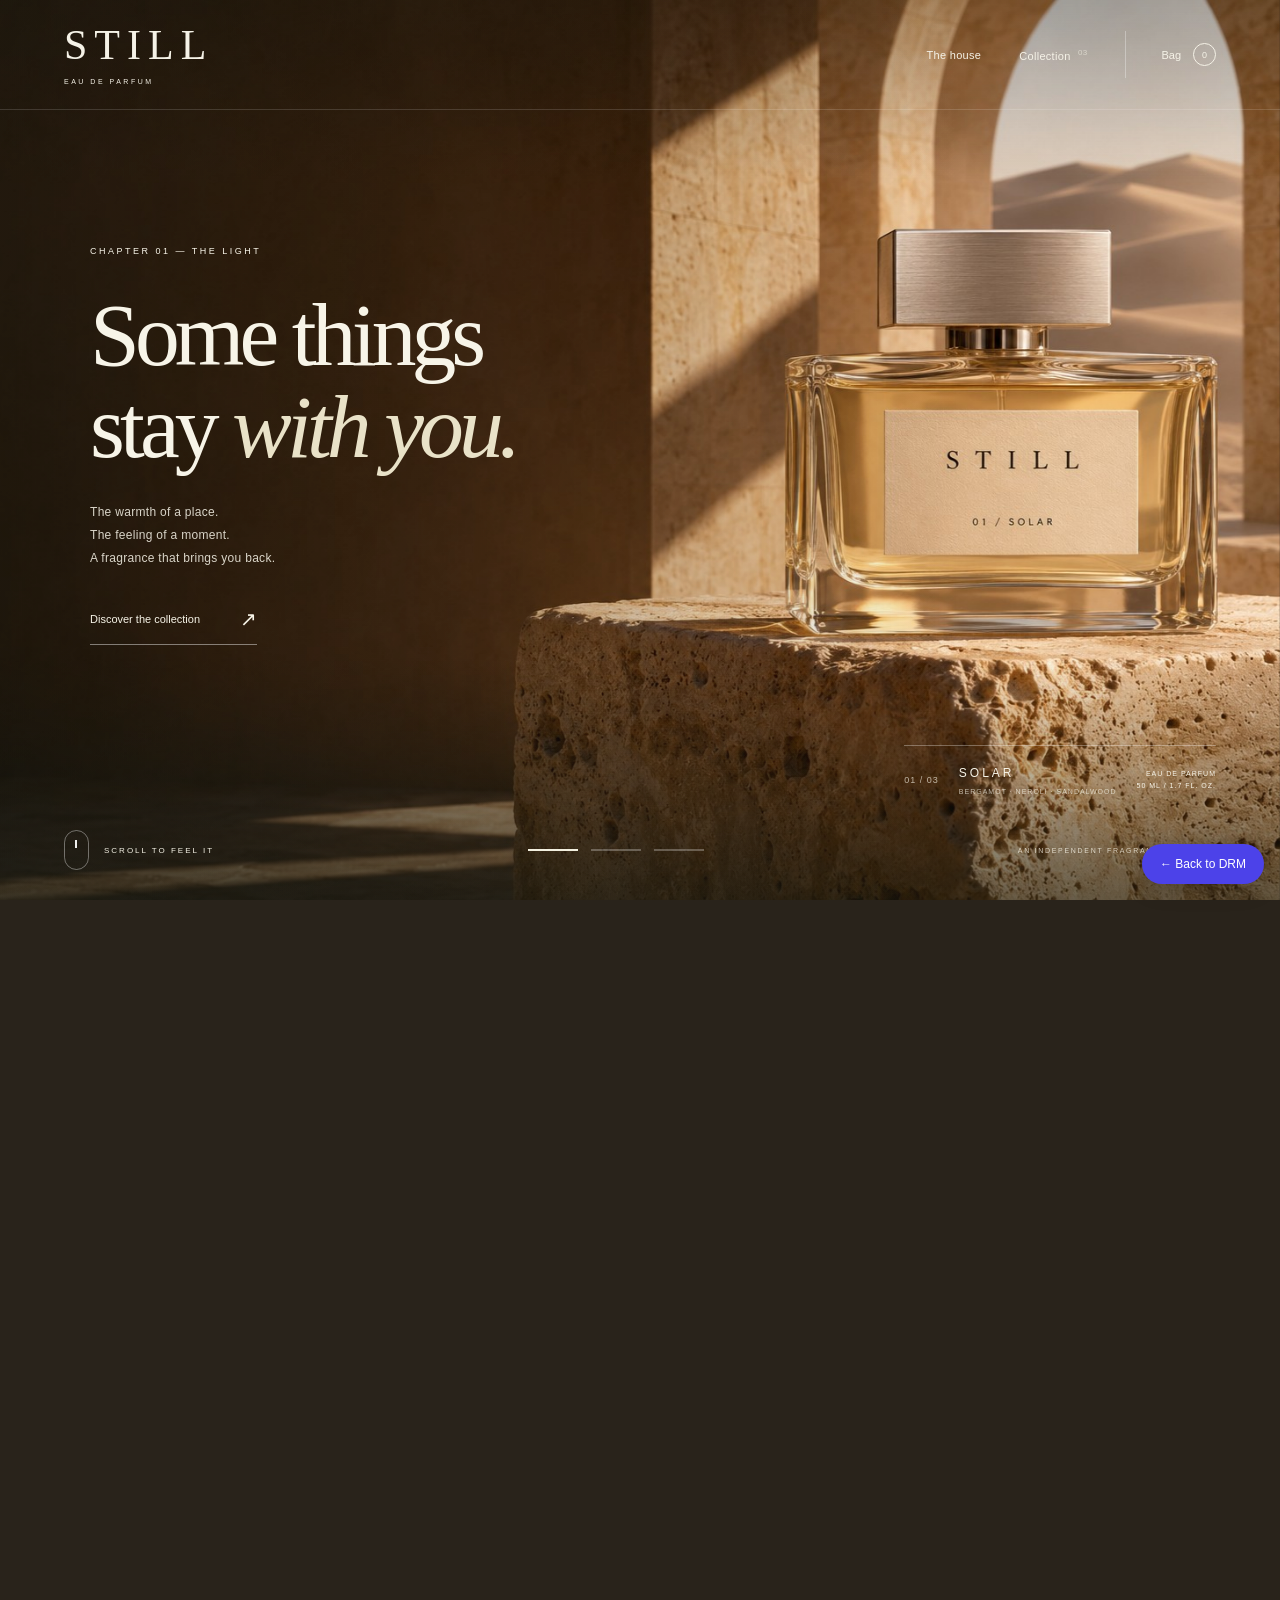
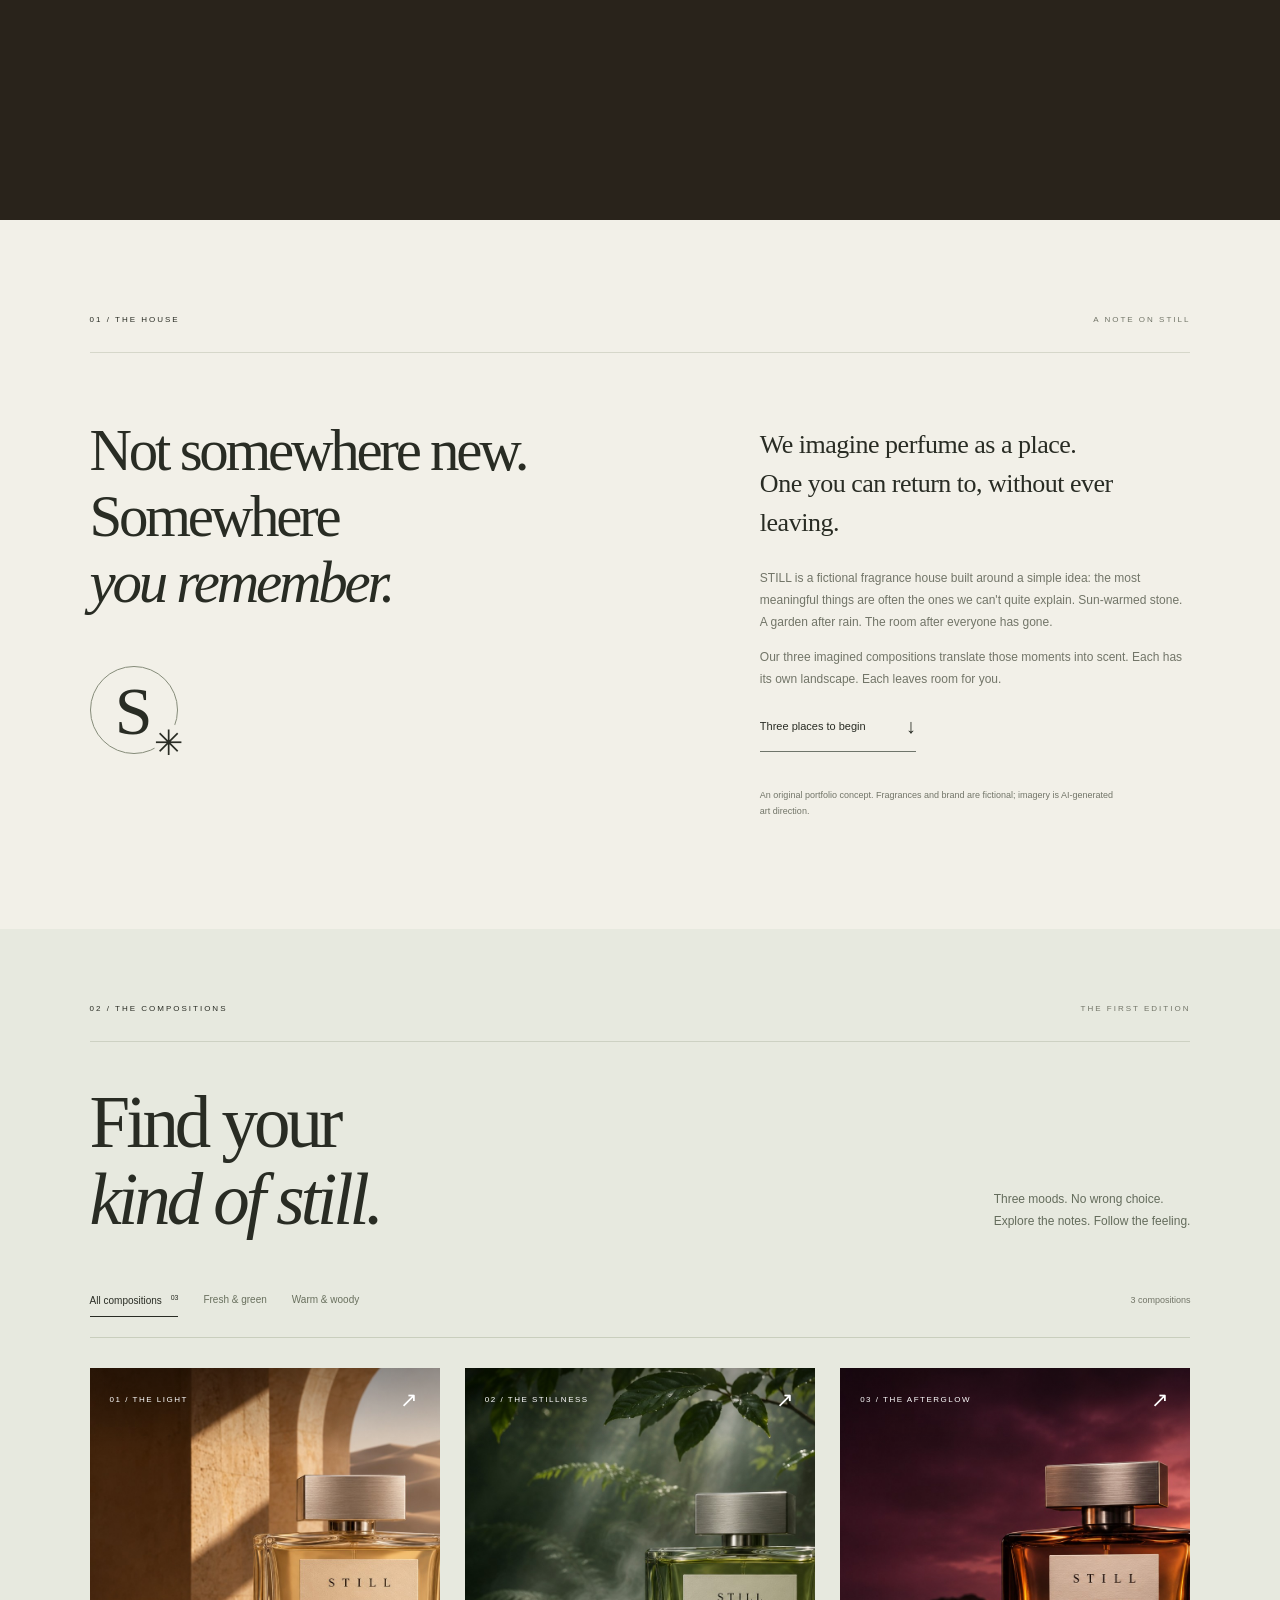
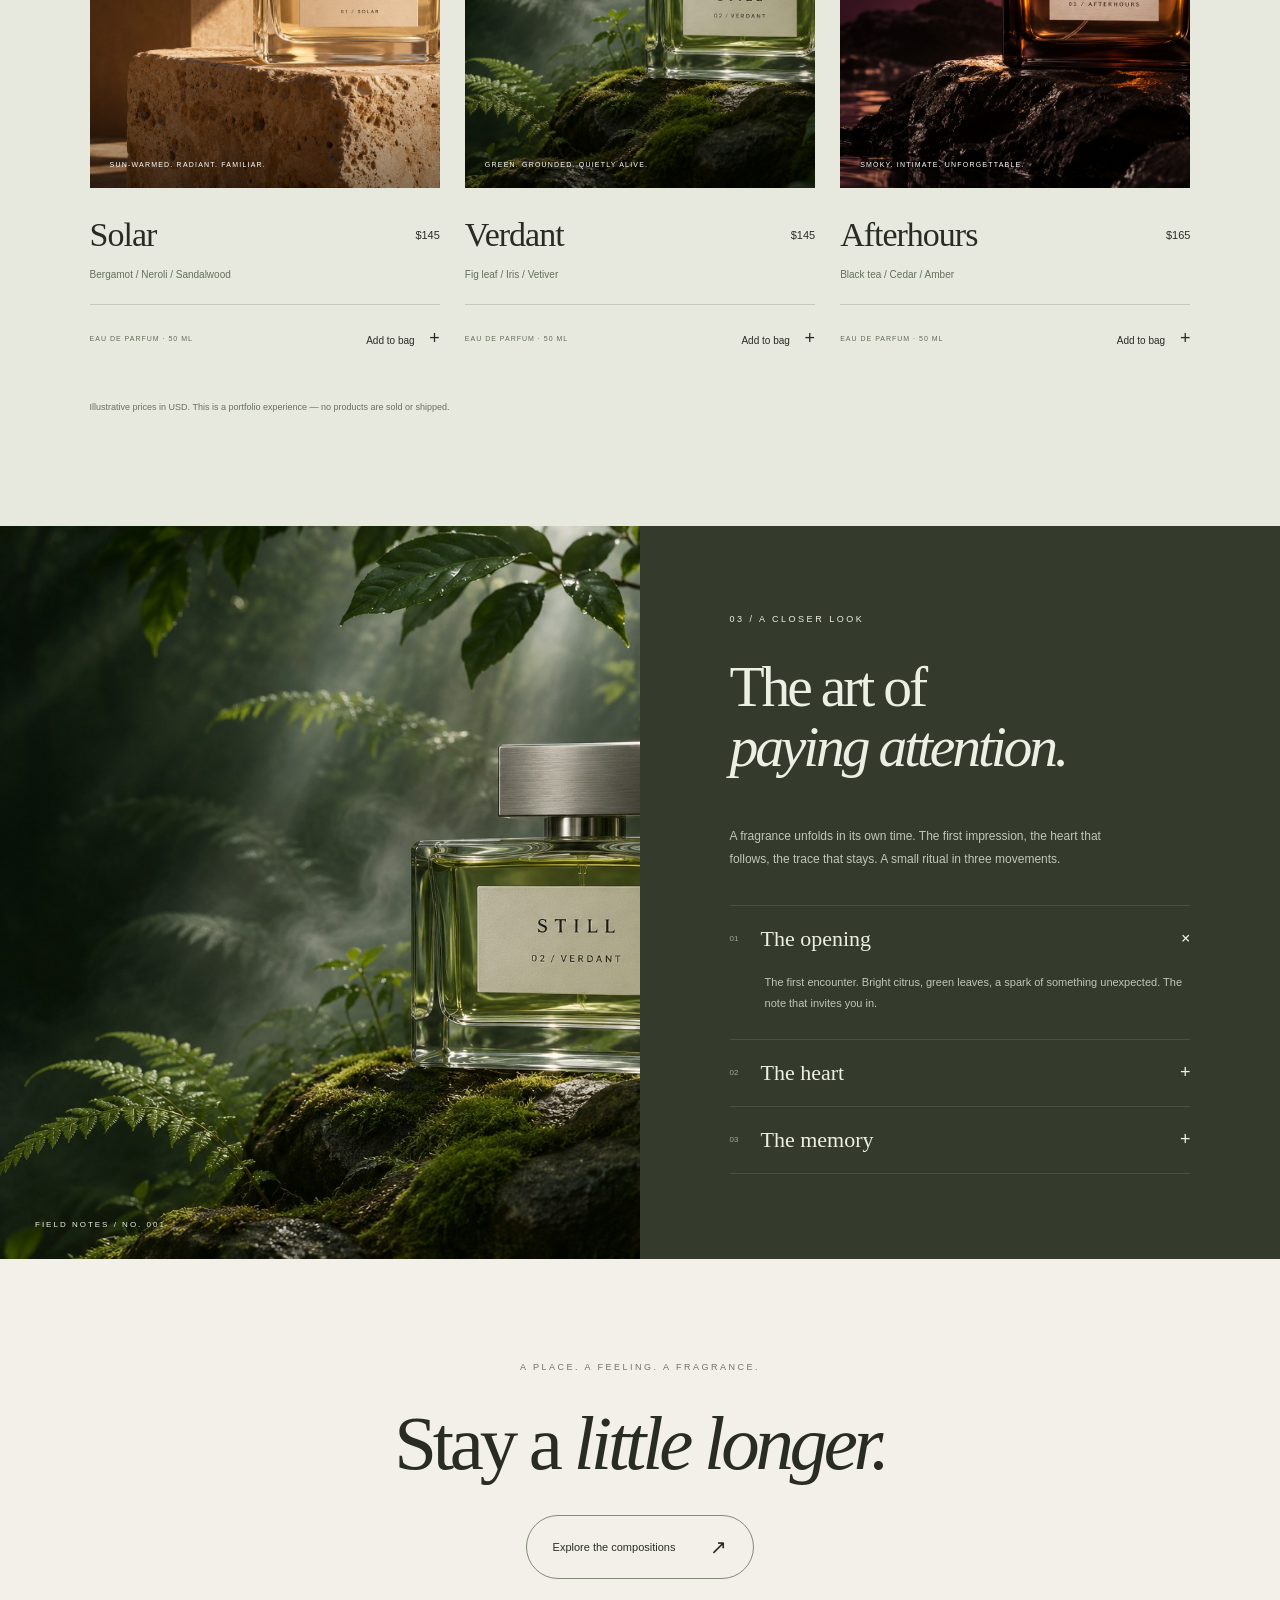
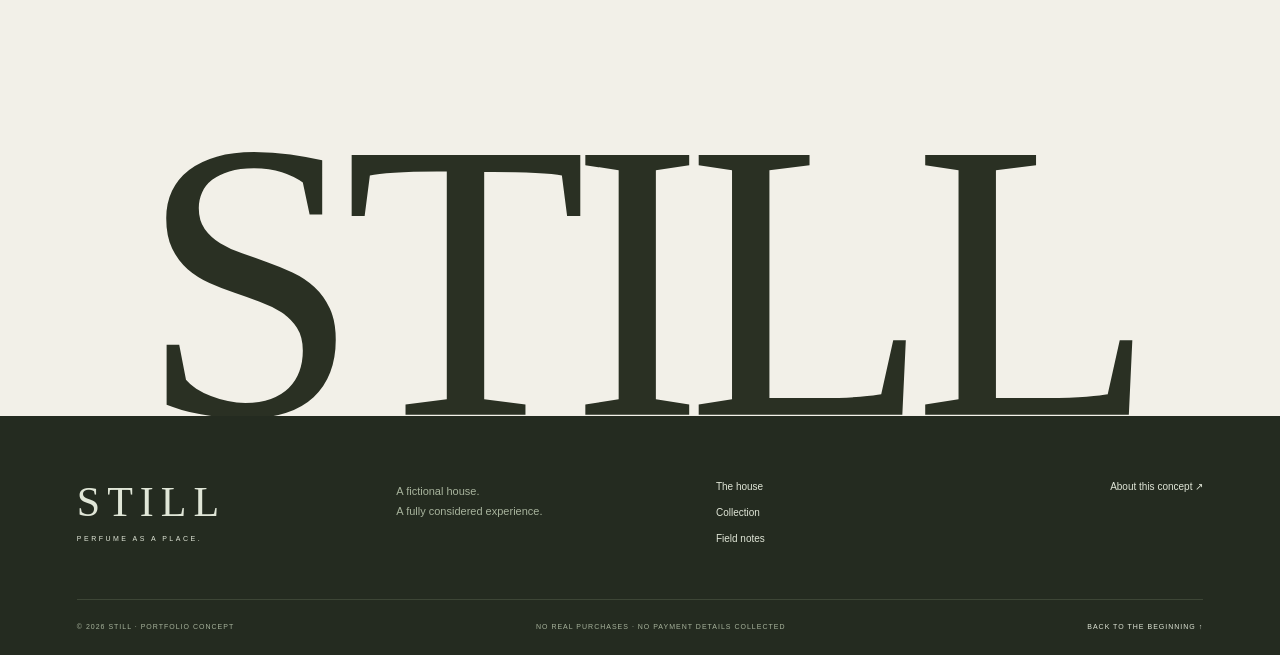
<file: projects/still/index.html>
<!doctype html>
<html lang="en">
<head>
<meta charset="utf-8"><meta name="viewport" content="width=device-width, initial-scale=1"><meta name="theme-color" content="#26251f"><meta name="description" content="STILL — an imagined fragrance house. Three compositions, three places to return to. An immersive portfolio concept."><title>STILL — Perfume as a place.</title><link rel="icon" href="assets/favicon.svg"><link rel="preload" href="assets/solar.jpg" as="image"><link rel="stylesheet" href="styles.css"><script src="app.js" defer></script>
</head>
<body>
<a class="skip-link" href="#collection">Skip to collection</a>
<header class="site-header" id="header"><a class="wordmark" href="#top" aria-label="STILL home">STILL<span>EAU DE PARFUM</span></a><nav aria-label="Main navigation"><a href="#story">The house</a><a href="#collection">Collection <span>03</span></a><button class="bag-trigger" aria-label="Open demo bag">Bag <span id="bag-count">0</span></button></nav></header>
<main>
<section class="scroll-story" id="top" aria-label="Three fragrances, a journey through light, nature and night">
 <div class="scene-stage">
  <div class="scene-images" aria-hidden="true"><img class="scene-image active" src="assets/solar.jpg" alt="" width="1536" height="1024" fetchpriority="high"><img class="scene-image" src="assets/verdant.jpg" alt="" width="1536" height="1024"><img class="scene-image" src="assets/afterhours.jpg" alt="" width="1536" height="1024"></div>
  <div class="scene-shade"></div>
  <div class="scene-copy active" data-scene="0"><p class="eyebrow">CHAPTER 01 — THE LIGHT</p><h1>Some things<br> stay <em>with you.</em></h1><p class="scene-description">The warmth of a place.<br> The feeling of a moment.<br> A fragrance that brings you back.</p><a class="line-link" href="#collection">Discover the collection <span>↗</span></a></div>
  <div class="scene-copy" data-scene="1" aria-hidden="true" inert><p class="eyebrow">CHAPTER 02 — THE STILLNESS</p><h2>A little closer<br> to <em>your nature.</em></h2><p class="scene-description">Green shade. Rain on stone.<br> The quiet you didn't know<br> you were looking for.</p><a class="line-link" href="#collection">Find your composition <span>↗</span></a></div>
  <div class="scene-copy" data-scene="2" aria-hidden="true" inert><p class="eyebrow">CHAPTER 03 — THE AFTERGLOW</p><h2>Long after<br> the <em>last light.</em></h2><p class="scene-description">Soft smoke. Warm skin.<br> Something familiar.<br> Something impossible to forget.</p><a class="line-link" href="#story">Enter the world of STILL <span>↗</span></a></div>
  <div class="scene-meta"><span id="scene-number">01 / 03</span><div><span id="scene-name">SOLAR</span><small id="scene-notes">BERGAMOT · NEROLI · SANDALWOOD</small></div><span class="scene-volume">EAU DE PARFUM<br> 50 ML / 1.7 FL. OZ.</span></div>
  <div class="scroll-footer"><a class="scroll-hint" href="#story"><span class="scroll-line"></span>SCROLL TO FEEL IT</a><div class="chapter-controls" role="group" aria-label="Jump to fragrance chapter"><button aria-label="Chapter 1: Solar" aria-pressed="true" data-chapter="0"><span></span></button><button aria-label="Chapter 2: Verdant" aria-pressed="false" data-chapter="1"><span></span></button><button aria-label="Chapter 3: Afterhours" aria-pressed="false" data-chapter="2"><span></span></button></div><span class="concept-label">AN INDEPENDENT FRAGRANCE CONCEPT</span></div>
 </div>
</section>
<section class="house section" id="story"><div class="section-kicker"><span>01 / THE HOUSE</span><span>A NOTE ON STILL</span></div><div class="house-grid"><div class="house-title"><h2>Not somewhere new.<br> Somewhere<br> <em>you remember.</em></h2><div class="seal" aria-hidden="true">S<span>✳</span></div></div><div class="house-copy"><p class="lead">We imagine perfume as a place.<br> One you can return to, without ever leaving.</p><p>STILL is a fictional fragrance house built around a simple idea: the most meaningful things are often the ones we can't quite explain. Sun-warmed stone. A garden after rain. The room after everyone has gone.</p><p>Our three imagined compositions translate those moments into scent. Each has its own landscape. Each leaves room for you.</p><a class="line-link dark" href="#collection">Three places to begin <span>↓</span></a><p class="concept-note">An original portfolio concept. Fragrances and brand are fictional; imagery is AI-generated art direction.</p></div></div></section>
<section class="collection section" id="collection"><div class="section-kicker"><span>02 / THE COMPOSITIONS</span><span>THE FIRST EDITION</span></div><div class="collection-heading"><h2>Find your<br> <em>kind of still.</em></h2><p>Three moods. No wrong choice.<br> Explore the notes. Follow the feeling.</p></div><div class="filter-row"><div class="filters" role="group" aria-label="Filter fragrances"><button class="selected" data-filter="all" aria-pressed="true">All compositions <sup>03</sup></button><button data-filter="fresh" aria-pressed="false">Fresh & green</button><button data-filter="warm" aria-pressed="false">Warm & woody</button></div><span id="product-count" role="status">3 compositions</span></div>
<div class="product-grid">
 <article class="product-card" data-family="warm"><button class="product-image" data-product="solar" aria-label="Explore Solar"><img src="assets/solar.jpg" alt="STILL Solar perfume on sunlit travertine" width="1536" height="1024" loading="lazy"><span class="image-topline"><span>01 / THE LIGHT</span><span>↗</span></span><span class="image-bottomline">SUN-WARMED. RADIANT. FAMILIAR.</span></button><div class="product-title"><button data-product="solar">Solar</button><span>$145</span></div><p>Bergamot / Neroli / Sandalwood</p><div class="product-bottom"><span>EAU DE PARFUM · 50 ML</span><button data-add="solar" aria-label="Add Solar to demo bag">Add to bag <span>+</span></button></div></article>
 <article class="product-card" data-family="fresh"><button class="product-image" data-product="verdant" aria-label="Explore Verdant"><img src="assets/verdant.jpg" alt="STILL Verdant perfume among forest foliage" width="1536" height="1024" loading="lazy"><span class="image-topline"><span>02 / THE STILLNESS</span><span>↗</span></span><span class="image-bottomline">GREEN. GROUNDED. QUIETLY ALIVE.</span></button><div class="product-title"><button data-product="verdant">Verdant</button><span>$145</span></div><p>Fig leaf / Iris / Vetiver</p><div class="product-bottom"><span>EAU DE PARFUM · 50 ML</span><button data-add="verdant" aria-label="Add Verdant to demo bag">Add to bag <span>+</span></button></div></article>
 <article class="product-card" data-family="warm"><button class="product-image" data-product="afterhours" aria-label="Explore Afterhours"><img src="assets/afterhours.jpg" alt="STILL Afterhours perfume on dark volcanic stone" width="1536" height="1024" loading="lazy"><span class="image-topline"><span>03 / THE AFTERGLOW</span><span>↗</span></span><span class="image-bottomline">SMOKY. INTIMATE. UNFORGETTABLE.</span></button><div class="product-title"><button data-product="afterhours">Afterhours</button><span>$165</span></div><p>Black tea / Cedar / Amber</p><div class="product-bottom"><span>EAU DE PARFUM · 50 ML</span><button data-add="afterhours" aria-label="Add Afterhours to demo bag">Add to bag <span>+</span></button></div></article>
</div><p class="collection-note">Illustrative prices in USD. This is a portfolio experience — no products are sold or shipped.</p></section>
<section class="editorial" id="notes"><div class="editorial-image"><img src="assets/verdant.jpg" alt="An imagined fragrance landscape of green foliage and stone" width="1536" height="1024" loading="lazy"><span>FIELD NOTES / NO. 001</span></div><div class="editorial-copy"><p class="eyebrow">03 / A CLOSER LOOK</p><h2>The art of<br> <em>paying attention.</em></h2><p>A fragrance unfolds in its own time. The first impression, the heart that follows, the trace that stays. A small ritual in three movements.</p><div class="note-accordion"><details open><summary><span>01</span> The opening <i>+</i></summary><p>The first encounter. Bright citrus, green leaves, a spark of something unexpected. The note that invites you in.</p></details><details><summary><span>02</span> The heart <i>+</i></summary><p>The character of the composition. Florals, tea and textured woods begin to settle together, revealing a softer, more personal rhythm.</p></details><details><summary><span>03</span> The memory <i>+</i></summary><p>The impression that lingers. Warm woods and amber form an imagined trail that brings the whole composition back into focus.</p></details></div></div></section>
<section class="closing"><p class="eyebrow">A PLACE. A FEELING. A FRAGRANCE.</p><h2>Stay a <em>little longer.</em></h2><a class="pill-link" href="#collection">Explore the compositions <span>↗</span></a><span class="closing-mark" aria-hidden="true">STILL</span></section>
</main>
<footer><div class="footer-top"><a class="wordmark" href="#top">STILL<span>PERFUME AS A PLACE.</span></a><p>A fictional house.<br> A fully considered experience.</p><div><a href="#story">The house</a><a href="#collection">Collection</a><a href="#notes">Field notes</a></div><button id="about-demo">About this concept ↗</button></div><div class="footer-bottom"><span>© <span id="year">2026</span> STILL · PORTFOLIO CONCEPT</span><span>NO REAL PURCHASES · NO PAYMENT DETAILS COLLECTED</span><a href="#top">BACK TO THE BEGINNING ↑</a></div></footer>
<dialog id="product-dialog" aria-labelledby="product-dialog-title"><button class="close-dialog" data-close aria-label="Close product details">×</button><div class="detail-layout"><img id="detail-image" src="assets/solar.jpg" alt=""><div class="detail-copy"><p class="eyebrow" id="detail-chapter"></p><h2 id="product-dialog-title"></h2><p id="detail-description"></p><dl class="note-list"><div><dt>Opening</dt><dd id="detail-top"></dd></div><div><dt>Heart</dt><dd id="detail-heart"></dd></div><div><dt>Memory</dt><dd id="detail-base"></dd></div></dl><div class="detail-price"><span>EAU DE PARFUM · 50 ML</span><strong id="detail-price"></strong></div><button class="solid-button" id="detail-add">Add to demo bag <span>+</span></button><p class="small muted">Fictional product. No purchase or payment will be made.</p></div></div></dialog>
<dialog id="bag-dialog" class="bag-dialog" aria-labelledby="bag-title"><button class="close-dialog" data-close aria-label="Close bag">×</button><p class="eyebrow">YOUR SELECTION / DEMO</p><h2 id="bag-title">A moment<br> <em>to keep.</em></h2><div id="bag-items"></div><p id="bag-empty">Your bag is taking a breath.<br> Find a composition that feels like you.</p><div id="bag-summary" hidden><div class="bag-total"><span>Illustrative subtotal</span><strong id="bag-total"></strong></div><p class="small muted">Demo only. No tax, shipping or payment is calculated.</p><button class="solid-button" id="demo-checkout">Preview demo order <span>↗</span></button></div><div id="order-success" hidden role="status" tabindex="-1"><span class="success-star">✳</span><h3>A little still, selected.</h3><p id="order-summary"></p><p>This is a demonstration. No order was placed, no payment was taken and nothing will be shipped.</p><button class="solid-button" id="keep-exploring">Keep exploring <span>↗</span></button></div><button class="text-button" data-close>Continue exploring</button></dialog>
<dialog id="demo-info" aria-labelledby="demo-title"><button class="close-dialog" data-close aria-label="Close concept information">×</button><p class="eyebrow">DESIGN STUDY / STILL</p><h2 id="demo-title">An imagined house.<br> <em>A working experience.</em></h2><p>STILL is a fictional fragrance brand created for a web-design portfolio. Its products, notes and prices are illustrative. The campaign photography is AI-generated, not photography of real merchandise.</p><p>The collection, filters, product details and bag are interactive demonstrations. There is no payment integration, checkout backend, shipping or actual sale. No payment or personal details are requested.</p><p>Your bag exists only in this page's memory and resets on reload. There are no analytics, cookies or external fonts. Hosting providers may retain ordinary access logs.</p></dialog>
<div class="toast" role="status" aria-live="polite" id="toast"></div>
<noscript><p class="no-script">JavaScript enables the changing backgrounds, product details and demo bag. You can still explore the story and collection below.</p></noscript>
<a href="../../index.html#proyectos" style="position:fixed;right:16px;bottom:16px;z-index:25;background:#4c42e9;color:#fff;padding:13px 18px;border-radius:30px;font:12px Arial,sans-serif;box-shadow:0 4px 25px #0003;text-decoration:none" aria-label="Back to the DRM portfolio">← Back to DRM</a></body></html>
</file>
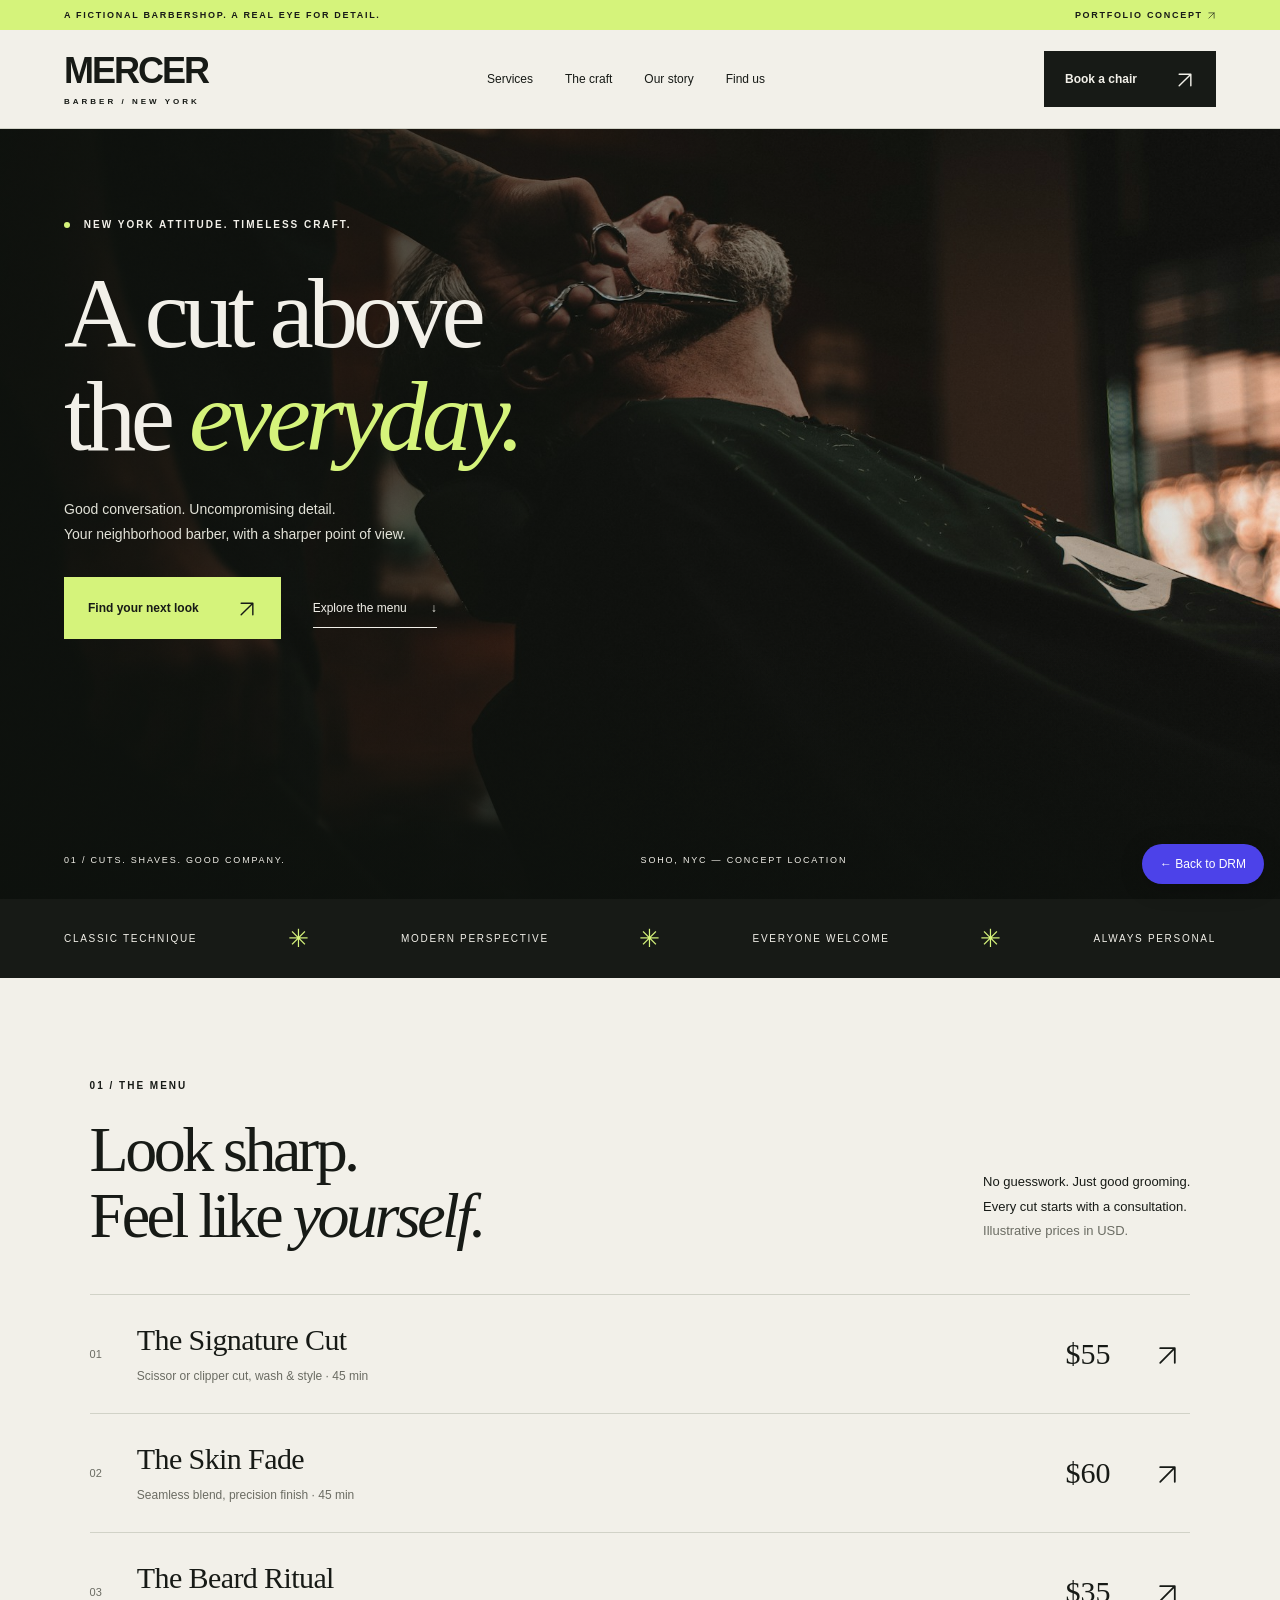
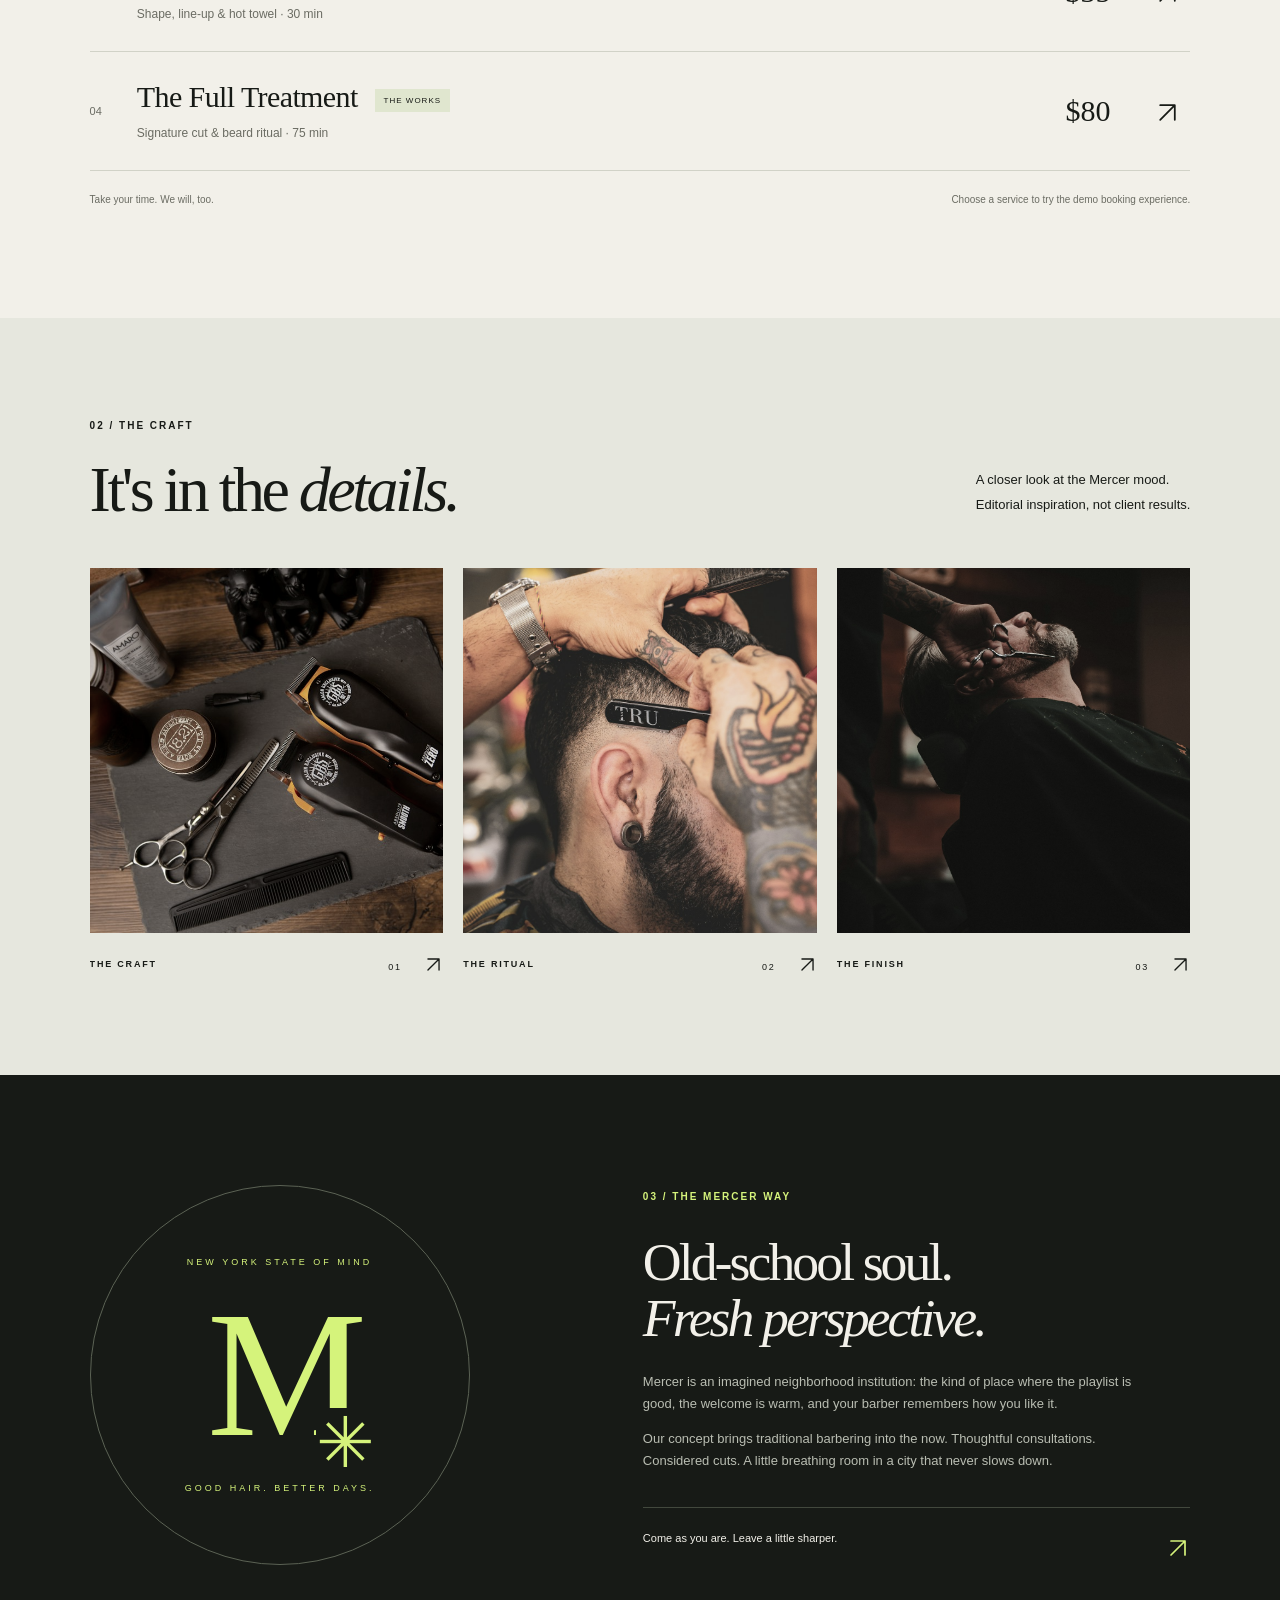
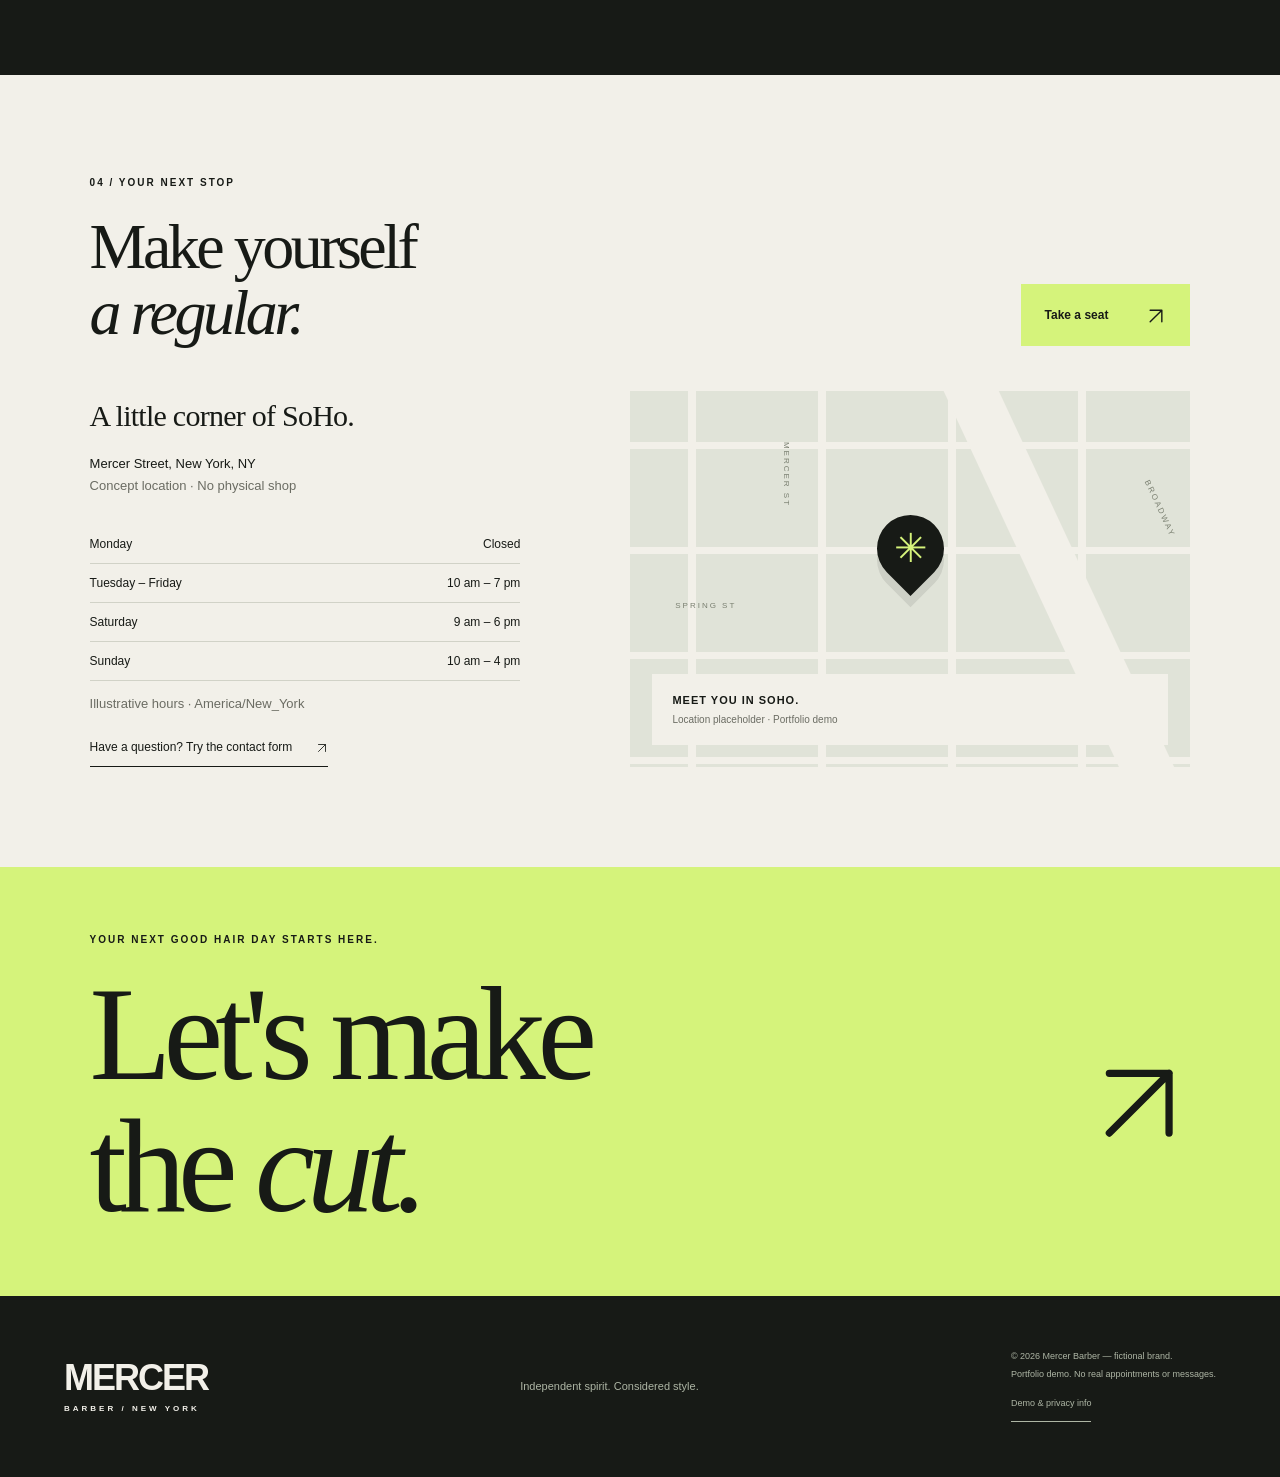
<file: proyectos/mercer/index.html>
<!doctype html>
<html lang="en">
<head>
  <meta charset="utf-8"><meta name="viewport" content="width=device-width,initial-scale=1">
  <meta name="theme-color" content="#171a16"><meta name="description" content="Mercer Barber: a fictional New York barbershop. Explore cuts, craft and a demo booking experience. A freelance web design portfolio concept.">
  <title>Mercer Barber — A cut above the everyday.</title>
  <link rel="icon" href="assets/favicon.svg" type="image/svg+xml"><link rel="stylesheet" href="styles.css"><script src="app.js" defer></script>
</head>
<body>
<a class="skip" href="#main">Skip to content</a>
<div class="demo-strip">A FICTIONAL BARBERSHOP. A REAL EYE FOR DETAIL. <span>PORTFOLIO CONCEPT <svg class="drm-arrow" aria-hidden="true" viewBox="0 0 24 24" fill="none"><path d="M5 19 19 5M5 5h14v14" stroke="currentColor" stroke-width="1.7" stroke-linecap="round" stroke-linejoin="round"/></svg></span></div>
<header class="header">
  <a class="brand" href="#" aria-label="Mercer Barber home">MERCER<span>BARBER / NEW YORK</span></a>
  <button class="menu-toggle" aria-controls="navigation" aria-expanded="false">Menu <span>+</span></button>
  <nav id="navigation" aria-label="Main navigation"><a href="#services">Services</a><a href="#gallery">The craft</a><a href="#about">Our story</a><a href="#visit">Find us</a></nav>
  <button class="button header-book" data-book>Book a chair <span><svg class="drm-arrow" aria-hidden="true" viewBox="0 0 24 24" fill="none"><path d="M5 19 19 5M5 5h14v14" stroke="currentColor" stroke-width="1.7" stroke-linecap="round" stroke-linejoin="round"/></svg></span></button>
</header>
<main id="main">
  <section class="hero" aria-labelledby="hero-title">
    <img class="hero-photo" src="assets/barbershop.jpg" alt="Barber carefully shaping a beard with scissors" width="1800" height="1200" fetchpriority="high">
    <div class="hero-content"><p class="eyebrow"><span class="dot"></span> NEW YORK ATTITUDE. TIMELESS CRAFT.</p><h1 id="hero-title">A cut above<br>the <em>everyday.</em></h1><p class="hero-description">Good conversation. Uncompromising detail.<br> Your neighborhood barber, with a sharper point of view.</p><div class="hero-actions"><button class="button" data-book>Find your next look <span><svg class="drm-arrow" aria-hidden="true" viewBox="0 0 24 24" fill="none"><path d="M5 19 19 5M5 5h14v14" stroke="currentColor" stroke-width="1.7" stroke-linecap="round" stroke-linejoin="round"/></svg></span></button><a class="text-link" href="#services">Explore the menu <span>↓</span></a></div></div>
    <div class="hero-bottom"><span>01 / CUTS. SHAVES. GOOD COMPANY.</span><span>SOHO, NYC — CONCEPT LOCATION</span><a href="#services" aria-label="Scroll to services">↓</a></div>
  </section>
  <div class="values-strip" aria-label="Our approach"><span>CLASSIC TECHNIQUE</span><b>✳</b><span>MODERN PERSPECTIVE</span><b>✳</b><span>EVERYONE WELCOME</span><b>✳</b><span>ALWAYS PERSONAL</span></div>
  <section class="section services" id="services">
    <div class="section-heading"><div><p class="eyebrow">01 / THE MENU</p><h2>Look sharp.<br>Feel like <em>yourself.</em></h2></div><p>No guesswork. Just good grooming.<br>Every cut starts with a consultation.<br><span class="muted">Illustrative prices in USD.</span></p></div>
    <div class="service-list">
      <button class="service" data-book="signature"><span class="service-number">01</span><span class="service-copy"><strong>The Signature Cut</strong><small>Scissor or clipper cut, wash & style · 45 min</small></span><span class="service-price">$55</span><span class="service-arrow"><svg class="drm-arrow" aria-hidden="true" viewBox="0 0 24 24" fill="none"><path d="M5 19 19 5M5 5h14v14" stroke="currentColor" stroke-width="1.7" stroke-linecap="round" stroke-linejoin="round"/></svg></span></button>
      <button class="service" data-book="fade"><span class="service-number">02</span><span class="service-copy"><strong>The Skin Fade</strong><small>Seamless blend, precision finish · 45 min</small></span><span class="service-price">$60</span><span class="service-arrow"><svg class="drm-arrow" aria-hidden="true" viewBox="0 0 24 24" fill="none"><path d="M5 19 19 5M5 5h14v14" stroke="currentColor" stroke-width="1.7" stroke-linecap="round" stroke-linejoin="round"/></svg></span></button>
      <button class="service" data-book="beard"><span class="service-number">03</span><span class="service-copy"><strong>The Beard Ritual</strong><small>Shape, line-up & hot towel · 30 min</small></span><span class="service-price">$35</span><span class="service-arrow"><svg class="drm-arrow" aria-hidden="true" viewBox="0 0 24 24" fill="none"><path d="M5 19 19 5M5 5h14v14" stroke="currentColor" stroke-width="1.7" stroke-linecap="round" stroke-linejoin="round"/></svg></span></button>
      <button class="service" data-book="full"><span class="service-number">04</span><span class="service-copy"><strong>The Full Treatment <span class="tag">THE WORKS</span></strong><small>Signature cut & beard ritual · 75 min</small></span><span class="service-price">$80</span><span class="service-arrow"><svg class="drm-arrow" aria-hidden="true" viewBox="0 0 24 24" fill="none"><path d="M5 19 19 5M5 5h14v14" stroke="currentColor" stroke-width="1.7" stroke-linecap="round" stroke-linejoin="round"/></svg></span></button>
    </div><p class="service-note">Take your time. We will, too. <span>Choose a service to try the demo booking experience.</span></p>
  </section>
  <section class="section gallery" id="gallery">
    <div class="section-heading"><div><p class="eyebrow">02 / THE CRAFT</p><h2>It's in the <em>details.</em></h2></div><p>A closer look at the Mercer mood.<br>Editorial inspiration, not client results.</p></div>
    <div class="gallery-grid">
      <button class="gallery-item" data-image="assets/craft.jpg" data-caption="01 / The craft — tools of the trade"><img src="assets/craft.jpg" alt="Barber scissors, combs and grooming tools" loading="lazy" width="1000" height="1300"><span><b>THE CRAFT</b><span>01 <i><svg class="drm-arrow" aria-hidden="true" viewBox="0 0 24 24" fill="none"><path d="M5 19 19 5M5 5h14v14" stroke="currentColor" stroke-width="1.7" stroke-linecap="round" stroke-linejoin="round"/></svg></i></span></span></button>
      <button class="gallery-item" data-image="assets/detail.jpg" data-caption="02 / The ritual — a moment of focus"><img src="assets/detail.jpg" alt="Barber shaping a fade with a comb and razor" loading="lazy" width="1000" height="1300"><span><b>THE RITUAL</b><span>02 <i><svg class="drm-arrow" aria-hidden="true" viewBox="0 0 24 24" fill="none"><path d="M5 19 19 5M5 5h14v14" stroke="currentColor" stroke-width="1.7" stroke-linecap="round" stroke-linejoin="round"/></svg></i></span></span></button>
      <button class="gallery-item" data-image="assets/barbershop.jpg" data-caption="03 / The finish — care in every detail"><img src="assets/barbershop.jpg" alt="Precision scissor work shaping a beard" loading="lazy" width="1000" height="1300"><span><b>THE FINISH</b><span>03 <i><svg class="drm-arrow" aria-hidden="true" viewBox="0 0 24 24" fill="none"><path d="M5 19 19 5M5 5h14v14" stroke="currentColor" stroke-width="1.7" stroke-linecap="round" stroke-linejoin="round"/></svg></i></span></span></button>
    </div>
  </section>
  <section class="about section" id="about"><div class="about-mark" aria-hidden="true"><span>NEW YORK STATE OF MIND</span><b>M<span>✳</span></b><span>GOOD HAIR. BETTER DAYS.</span></div><div><p class="eyebrow">03 / THE MERCER WAY</p><h2>Old-school soul.<br><em>Fresh perspective.</em></h2><p>Mercer is an imagined neighborhood institution: the kind of place where the playlist is good, the welcome is warm, and your barber remembers how you like it.</p><p>Our concept brings traditional barbering into the now. Thoughtful consultations. Considered cuts. A little breathing room in a city that never slows down.</p><div class="about-signoff">Come as you are. Leave a little sharper. <span><svg class="drm-arrow" aria-hidden="true" viewBox="0 0 24 24" fill="none"><path d="M5 19 19 5M5 5h14v14" stroke="currentColor" stroke-width="1.7" stroke-linecap="round" stroke-linejoin="round"/></svg></span></div></div></section>
  <section class="visit section" id="visit"><div class="section-heading"><div><p class="eyebrow">04 / YOUR NEXT STOP</p><h2>Make yourself<br><em>a regular.</em></h2></div><button class="button" data-book>Take a seat <span><svg class="drm-arrow" aria-hidden="true" viewBox="0 0 24 24" fill="none"><path d="M5 19 19 5M5 5h14v14" stroke="currentColor" stroke-width="1.7" stroke-linecap="round" stroke-linejoin="round"/></svg></span></button></div><div class="visit-grid"><div class="visit-info"><h3>A little corner of SoHo.</h3><p>Mercer Street, New York, NY<br><span class="muted">Concept location · No physical shop</span></p><dl class="hours"><div><dt>Monday</dt><dd>Closed</dd></div><div><dt>Tuesday – Friday</dt><dd>10 am – 7 pm</dd></div><div><dt>Saturday</dt><dd>9 am – 6 pm</dd></div><div><dt>Sunday</dt><dd>10 am – 4 pm</dd></div></dl><p class="muted small">Illustrative hours · America/New_York</p><button class="text-link contact-open">Have a question? Try the contact form <span><svg class="drm-arrow" aria-hidden="true" viewBox="0 0 24 24" fill="none"><path d="M5 19 19 5M5 5h14v14" stroke="currentColor" stroke-width="1.7" stroke-linecap="round" stroke-linejoin="round"/></svg></span></button></div><div class="map-placeholder" role="img" aria-label="Decorative map placeholder for a fictional SoHo location; not directions"><div class="map-street street-one">MERCER ST</div><div class="map-street street-two">SPRING ST</div><div class="map-street street-three">BROADWAY</div><div class="map-pin">M<span>✳</span></div><div class="map-label"><strong>MEET YOU IN SOHO.</strong><small>Location placeholder · Portfolio demo</small></div></div></div></section>
  <section class="closing"><p class="eyebrow">YOUR NEXT GOOD HAIR DAY STARTS HERE.</p><button data-book><span class="closing-copy">Let's make<br>the <em>cut.</em></span> <span><svg class="drm-arrow" aria-hidden="true" viewBox="0 0 24 24" fill="none"><path d="M5 19 19 5M5 5h14v14" stroke="currentColor" stroke-width="1.7" stroke-linecap="round" stroke-linejoin="round"/></svg></span></button></section>
</main>
<footer><a class="brand" href="#">MERCER<span>BARBER / NEW YORK</span></a><p>Independent spirit. Considered style.</p><div><span>© <span id="year">2026</span> Mercer Barber — fictional brand.</span><span>Portfolio demo. No real appointments or messages.</span><button class="text-link" id="privacy-open">Demo & privacy info</button></div></footer>
<dialog id="booking" aria-labelledby="booking-title"><button class="dialog-close" data-close aria-label="Close booking">×</button><p class="eyebrow">TAKE A SEAT / DEMO BOOKING</p><h2 id="booking-title">Your next <em>good cut.</em></h2><p class="dialog-intro">Try the experience. This fictional shop cannot accept real appointments. Use sample details.</p><form id="booking-form"><label>Choose your service<select id="service" name="service" required><option value="signature">The Signature Cut — $55 / 45 min</option><option value="fade">The Skin Fade — $60 / 45 min</option><option value="beard">The Beard Ritual — $35 / 30 min</option><option value="full">The Full Treatment — $80 / 75 min</option></select></label><div class="form-grid"><label>Date<input type="date" name="date" id="date" required aria-describedby="date-help"></label><label>Time<select name="time" id="time" required><option value="">Choose a date first</option></select></label></div><p id="date-help" class="small muted">Next 60 days · Closed Mondays · New York time</p><div class="form-grid"><label>Your name<input name="name" autocomplete="off" placeholder="Alex Morgan" maxlength="80" required></label><label>Email<input name="email" type="email" autocomplete="off" placeholder="alex@example.com" maxlength="160" required></label></div><div class="booking-total"><span id="booking-duration">45 minutes · No payment</span><strong id="booking-price">$55</strong></div><p id="booking-error" class="error" role="alert"></p><button type="submit" class="button full-width">Preview demo reservation <span><svg class="drm-arrow" aria-hidden="true" viewBox="0 0 24 24" fill="none"><path d="M5 19 19 5M5 5h14v14" stroke="currentColor" stroke-width="1.7" stroke-linecap="round" stroke-linejoin="round"/></svg></span></button><p class="small muted">Nothing is sent, stored, charged or reserved.</p></form><div id="booking-success" hidden tabindex="-1" role="status"><div class="success-symbol">✓</div><h3>Looking sharp, <span id="guest-name"></span>.</h3><p>This is a demo confirmation. No appointment has been booked.</p><p id="reservation-summary" class="reservation-summary"></p><p>No email was sent and no payment was taken.</p><button class="button" id="book-again">Try another booking <span><svg class="drm-arrow" aria-hidden="true" viewBox="0 0 24 24" fill="none"><path d="M5 19 19 5M5 5h14v14" stroke="currentColor" stroke-width="1.7" stroke-linecap="round" stroke-linejoin="round"/></svg></span></button></div></dialog>
<dialog id="lightbox" aria-labelledby="lightbox-caption"><button class="dialog-close" data-close aria-label="Close gallery">×</button><img id="lightbox-image" alt=""><p id="lightbox-caption"></p></dialog>
<dialog id="contact" aria-labelledby="contact-title"><button class="dialog-close" data-close aria-label="Close contact form">×</button><p class="eyebrow">SAY HELLO / DEMO CONTACT</p><h2 id="contact-title">Good conversation<br>starts <em>here.</em></h2><p class="dialog-intro">This is a sample form. Use sample details; nothing will be delivered.</p><form id="contact-form"><label>Name<input name="name" required maxlength="80" placeholder="Alex Morgan" autocomplete="off"></label><label>Email<input name="email" type="email" required maxlength="160" placeholder="alex@example.com" autocomplete="off"></label><label>Your message<textarea name="message" rows="4" required maxlength="1500" placeholder="I'd love to know more about…"></textarea></label><button class="button full-width">Try demo message <span><svg class="drm-arrow" aria-hidden="true" viewBox="0 0 24 24" fill="none"><path d="M5 19 19 5M5 5h14v14" stroke="currentColor" stroke-width="1.7" stroke-linecap="round" stroke-linejoin="round"/></svg></span></button></form><p id="contact-success" role="status" tabindex="-1" hidden>Demo complete. Your message was not sent or saved. Thanks for exploring Mercer.</p></dialog>
<dialog id="privacy" aria-labelledby="privacy-title"><button class="dialog-close" data-close aria-label="Close demo information">×</button><p class="eyebrow">PORTFOLIO CONCEPT</p><h2 id="privacy-title">A fictional shop.<br><em>A working demo.</em></h2><p>Mercer Barber is an original fictional brand created to demonstrate web design. Services, pricing, hours and location are illustrative. Photography is editorial inspiration, not a record of Mercer clients or work.</p><p>Booking and contact forms operate only in this page. They do not send data to a server, store it in your browser, process payments or send emails. Form details are cleared when you close the form. This site uses no analytics or cookies. A hosting provider may keep ordinary access logs.</p></dialog>
<noscript><div class="noscript">Enable JavaScript to try demo reservations, contact forms and the gallery viewer. All shop information remains available below.</div></noscript>
<a href="../../index.html#proyectos" style="position:fixed;right:16px;bottom:16px;z-index:25;background:#4c42e9;color:#fff;padding:13px 18px;border-radius:30px;font:12px Arial,sans-serif;box-shadow:0 4px 25px #0003;text-decoration:none" aria-label="Back to the DRM portfolio">← Back to DRM</a></body></html>
</file>
<file: styles.css>
@charset "UTF-8";
:root{--paper:#f5f3ed;--ink:#222323;--purple:#4c42e9;--line:#d8d8cf;--muted:#72736c;--lime:#e7f591;--serif:Georgia,'Times New Roman',serif}*{box-sizing:border-box}html{scroll-behavior:smooth;scroll-padding-top:100px}body{margin:0;font:14px Arial,Helvetica,sans-serif;color:var(--ink);background:var(--paper);-webkit-font-smoothing:antialiased}body.modal-open{overflow:hidden}a{color:inherit;text-decoration:none}button,input,select,textarea{font:inherit}button{cursor:pointer;color:inherit;border:0;background:none}button,a{-webkit-tap-highlight-color:transparent}img{display:block;max-width:100%;object-fit:cover}h1,h2,h3,p{margin-top:0}p{line-height:1.8}h1,h2{font-weight:500;letter-spacing:-.065em;line-height:1.03}h2{font-size:clamp(43px,5vw,74px)}em{font-family:var(--serif);font-weight:400;letter-spacing:-.065em}a:focus-visible,button:focus-visible,summary:focus-visible,input:focus-visible,select:focus-visible,textarea:focus-visible{outline:3px solid #8178ff;outline-offset:5px}.skip{position:fixed;top:-100px;left:15px;z-index:200;background:var(--purple);color:white;padding:15px}.skip:focus{top:15px}.header{height:95px;display:flex;align-items:center;gap:40px;padding:0 5%;border-bottom:1px solid var(--line);position:sticky;top:0;z-index:30;background:#f5f3edf5;backdrop-filter:blur(15px)}.logo{font-weight:900;letter-spacing:-5px;font-size:51px;line-height:1;position:relative;padding-right:13px}.logo>span{font-size:20px;color:var(--purple);position:absolute;top:0;right:-5px;letter-spacing:0}.header nav{display:flex;gap:35px;margin-left:auto;font-size:11px}.header nav>a{padding:12px 0}.header nav>a:hover{color:var(--purple)}sup{font-size:8px;margin-left:3px;color:var(--muted)}.header-cta{display:flex;align-items:center;justify-content:space-between;gap:32px;border:1px solid #aaa99f;border-radius:40px;padding:14px 20px;font-size:11px;margin-left:20px}.header-cta:hover{background:var(--purple);color:white;border-color:var(--purple)}.header-cta>span{font-size:18px}.menu-toggle{display:none}.hero{padding:32px 5% 25px;overflow:hidden}.hero-kicker{display:flex;align-items:center;justify-content:space-between;font-size:8px;letter-spacing:1.7px;color:var(--muted)}.hero-kicker>span:first-child{color:var(--ink)}.hero-kicker i{width:6px;height:6px;background:var(--purple);display:inline-block;border-radius:50%;margin-right:8px}.hero-grid{display:grid;grid-template-columns:1.05fr 1fr;gap:3%;align-items:center;min-height:650px;padding:38px 0 30px}.hero-copy{position:relative;z-index:2}.hero h1{font-size:clamp(62px,6.4vw,100px);margin-bottom:28px;line-height:1.02}.hero h1 em{color:var(--purple);white-space:nowrap}.hero-copy>p{font-size:13px;color:#6c6e66;max-width:375px;line-height:1.8;margin-bottom:28px}.hero-actions{display:flex;align-items:center;gap:28px}.button{display:inline-flex;align-items:center;justify-content:space-between;gap:35px;padding:18px 22px;font-size:11px;border:1px solid transparent;min-height:54px;transition:transform .2s,background .2s}.button>span{font-size:20px;line-height:1}.button:hover{transform:translateY(-2px)}.button.primary{color:#fff;background:var(--purple)}.button.primary:hover{background:#3a31ca}.button.light{background:var(--lime);color:var(--ink)}.button.outline{border-color:#9692b9;color:var(--purple);background:transparent}.underlined{display:inline-flex;align-items:center;gap:22px;padding:12px 0;border-bottom:1px solid currentColor;font-size:11px;min-height:44px}.underlined>span{font-size:18px}.underlined:hover{color:var(--purple)}.hero-signature{display:flex;align-items:center;gap:12px;margin-top:42px}.mini-star{color:var(--purple);font-size:40px}.hero-signature>span:last-child{font-size:9px;line-height:1.7;color:var(--muted)}.hero-art{position:relative;height:540px;isolation:isolate}.art-grid{position:absolute;inset:15px -50px 20px 0;background-image:linear-gradient(#d4d4cf55 1px,transparent 1px),linear-gradient(90deg,#d4d4cf55 1px,transparent 1px);background-size:35px 35px;mask-image:radial-gradient(ellipse,#000 30%,transparent 70%);z-index:-1}.floating-site{position:absolute;display:block;background:white;border-radius:6px;overflow:hidden;box-shadow:0 25px 45px #24231f23;transition:transform .4s}.floating-site:hover{transform:translateY(-8px) rotate(0)}.browser-top{height:26px;display:flex;align-items:center;justify-content:space-between;gap:15px;background:#f7f6f2;color:#82837a;padding:0 12px;font-size:6px;letter-spacing:.2px}.browser-top>span:first-child{color:#c2c4b9;font-size:6px;letter-spacing:2px}.browser-top>span:last-child{font-size:12px}.still-mini{width:92%;left:1%;top:45px;transform:rotate(-7deg)}.still-mini-content{height:270px;position:relative;overflow:hidden;color:#fff1d9}.still-mini-content>img{height:100%;width:100%;object-position:center}.mini-wordmark{position:absolute;top:22px;left:25px;font-family:var(--serif);font-size:18px;letter-spacing:4px}.mini-headline{position:absolute;left:25px;top:100px;font-family:var(--serif);font-size:35px;line-height:1.02;letter-spacing:-1.6px}.mini-headline em{letter-spacing:-1.6px}.mini-caption{position:absolute;bottom:20px;left:25px;font-size:5px;letter-spacing:1px}.mercer-mini{width:79%;right:-2%;top:280px;transform:rotate(6deg)}.mercer-mini>img{width:100%;height:auto}.art-sticker{position:absolute;right:2%;top:1px;width:125px;height:125px;background:var(--lime);color:#30362b;border-radius:50%;display:flex;align-items:center;justify-content:center;flex-direction:column;font-size:6px;line-height:1.25;transform:rotate(13deg);box-shadow:0 5px 15px #0001;z-index:3;letter-spacing:.5px}.art-sticker>strong{font-size:16px;letter-spacing:-.6px;text-align:center;margin:7px 0 1px}.art-sticker>span{font-size:20px}.orbit-text{position:absolute;left:-10px;bottom:26px;font-size:7px;letter-spacing:2px;writing-mode:vertical-rl;transform:rotate(180deg);color:var(--muted)}.hero-bottom{border-top:1px solid var(--line);padding-top:21px;display:flex;justify-content:space-between;align-items:center;gap:20px;font-size:7px;letter-spacing:1.5px;color:var(--muted)}.hero-bottom a{display:flex;gap:20px;align-items:center;color:var(--ink)}.hero-bottom a>span{font-size:22px}.skills-strip{background:var(--purple);color:white;padding:22px 5%;display:flex;justify-content:space-between;gap:15px;align-items:center;font-size:8px;letter-spacing:1.6px}.skills-strip>b{font-size:23px;font-weight:400;color:var(--lime)}.section{padding:90px 7%}.section-topline{display:flex;justify-content:space-between;align-items:center;gap:20px;font-size:8px;letter-spacing:1.5px;margin-bottom:55px}.section-topline>span:last-child{color:var(--muted);text-align:right}.section-intro{display:flex;align-items:flex-end;justify-content:space-between;gap:40px;margin-bottom:60px}.section-intro h2{margin:0}.section-intro p{font-size:12px;color:var(--muted);max-width:290px;margin:0 0 5px}.project{display:grid;grid-template-columns:1.65fr 1fr;gap:6%;align-items:center;padding:0 0 60px;margin-bottom:60px;border-bottom:1px solid var(--line)}.project-visual{background:#e5e1d4;padding:35px;border-radius:4px;min-width:0}.project-visual>a{position:relative;display:block;overflow:hidden;box-shadow:0 15px 40px #302a2125;transition:transform .35s}.project-visual>a:hover{transform:translateY(-5px)}.preview-header{height:35px;background:#eeece4;display:flex;align-items:center;justify-content:space-between;padding:0 15px;font-size:6px}.preview-header>span:first-child{font-family:var(--serif);letter-spacing:2px;font-size:15px}.preview-header>span:last-child{font-size:15px}.still-preview{position:relative;aspect-ratio:1.55;color:#fff0d6;overflow:hidden;background:#4e361e}.still-preview>img{width:100%;height:100%;object-fit:cover}.still-preview>div{position:absolute;left:7%;top:23%;display:flex;flex-direction:column;gap:20px}.still-preview>div>span{font-size:6px;letter-spacing:1.3px}.still-preview strong{font-family:var(--serif);font-size:clamp(28px,3.1vw,49px);line-height:1.03;letter-spacing:-1.5px;font-weight:400}.still-preview small{font-size:5px;letter-spacing:1px}.preview-hover{position:absolute;right:15px;bottom:15px;background:#fffaf0;padding:10px 14px;font-size:8px;display:flex;align-items:center;gap:25px;color:var(--ink);opacity:0;transform:translateY(10px);transition:opacity .2s,transform .2s}.project-visual>a:hover .preview-hover,.project-visual>a:focus-visible .preview-hover{opacity:1;transform:none}.preview-hover>span{font-size:17px}.project-mercer .project-visual{background:#dfe5d6;padding:45px 30px}.mercer-preview>img{width:100%;height:auto}.project-index{display:flex;align-items:center;gap:18px;font-size:7px;letter-spacing:1px;margin-bottom:25px;color:var(--muted)}.project-index>span:first-child{font-size:10px;color:var(--ink)}.project h3{font-size:clamp(31px,3.2vw,48px);font-weight:500;letter-spacing:-2px;margin:0 0 12px}.project-type{font-size:10px;color:var(--muted);margin:0 0 24px}.project-info>p:not(.project-type){font-size:12px;line-height:1.85;max-width:320px}.tags{display:flex;gap:7px;flex-wrap:wrap;margin:25px 0}.tags>span{font-size:8px;padding:8px 10px;border:1px solid #d0d2c7;border-radius:30px;color:#656b5d}.project-actions{display:flex;gap:18px;align-items:center;flex-wrap:wrap}.case-trigger{font-size:9px;display:flex;align-items:center;gap:10px;padding:14px 0;color:var(--muted)}.case-trigger>span{font-size:18px}.case-trigger:hover{color:var(--purple)}.work-note{font-size:10px;line-height:1.8;color:var(--muted);max-width:720px;margin:-20px 0 0}.services{background:#24262c;color:#f2f2e8}.services .section-topline>span:last-child{color:#9b9da8}.services-layout{display:grid;grid-template-columns:1fr 1.3fr;gap:10%}.services-layout>div>p{font-size:12px;max-width:280px;color:#aeb0b8;margin-bottom:30px}.services h2{font-size:clamp(45px,4.7vw,69px)}.services h2 em{color:#d5d1ff}.service-rows article{display:grid;grid-template-columns:20px 1fr 15px;gap:20px;padding:25px 0;border-top:1px solid #55586177}.service-rows article:last-child{border-bottom:1px solid #55586177}.service-rows article>span{font-size:9px;padding-top:5px;color:#aeb0b8}.service-rows article>span:last-child{font-size:20px;color:var(--lime)}.service-rows h3{font-size:23px;font-weight:400;letter-spacing:-.7px;margin-bottom:12px}.service-rows p{font-size:11px;line-height:1.8;color:#aeb0b8;margin:0;max-width:390px}.price-note{border-top:1px solid #55586177;margin-top:65px;padding-top:32px;display:flex;align-items:center;justify-content:space-between;gap:30px}.price-note>div>span{display:block;font-size:7px;letter-spacing:1.5px;color:#aeb0b8;margin-bottom:12px}.price-note strong{font-size:19px;font-weight:400;letter-spacing:-.5px}.price-note b{font-weight:400;color:var(--lime)}.price-note p{font-size:9px;color:#aeb0b8;margin:0}.price-note>a{width:45px;height:45px;display:grid;place-items:center;font-size:25px;border:1px solid #777b6d;border-radius:50%}.about-layout{display:grid;grid-template-columns:1fr 1.2fr;gap:12%;align-items:center}.identity-card{background:#e3e0ff;min-height:400px;aspect-ratio:1;position:relative;padding:30px;color:var(--purple);display:flex;flex-direction:column;justify-content:space-between}.identity-top{display:flex;justify-content:space-between;font-size:7px;letter-spacing:1.6px}.identity-symbol{position:absolute;inset:30px 20px 50px;display:flex;align-items:center;justify-content:center}.identity-symbol>span{font-size:290px;line-height:1;font-family:var(--serif);font-style:italic;letter-spacing:-25px;transform:translateY(-15px)}.identity-symbol>b{position:absolute;font-size:160px;line-height:1;color:#fb6341;transform:translate(70px,30px);font-weight:400;mix-blend-mode:multiply}.identity-bottom{position:relative;display:flex;align-items:flex-end;justify-content:space-between;font-size:11px;line-height:1.5}.identity-bottom>span:last-child{font-size:35px}.eyebrow{font-size:8px;letter-spacing:1.6px;margin-bottom:25px}.about h2{font-size:clamp(42px,4.6vw,65px);margin-bottom:25px}.about-copy>p:not(.eyebrow){font-size:12px;color:var(--muted);max-width:440px}.about-principles{display:grid;grid-template-columns:1fr 1fr;gap:18px 10px;margin-top:30px;border-top:1px solid var(--line);padding-top:25px;font-size:10px}.about-principles i{font-style:normal;color:var(--purple);margin-right:8px}.process{padding-top:25px}.process h2{font-size:clamp(40px,4.8vw,65px);margin-bottom:45px}.process-grid{display:grid;grid-template-columns:repeat(4,1fr);gap:30px}.process-grid article{border-top:1px solid var(--line);padding-top:23px}.process-grid article>span{font-size:7px;letter-spacing:1.3px;color:var(--purple)}.process-grid h3{font-size:20px;font-weight:400;letter-spacing:-.5px;margin:24px 0 13px}.process-grid p{font-size:11px;color:var(--muted);margin:0}.contact{background:#e6e3fb}.contact .section-topline>span:last-child{color:#77708e}.contact-layout{display:grid;grid-template-columns:1fr 1.1fr;gap:10%;align-items:start}.contact h2{font-size:clamp(66px,7.6vw,110px);position:relative;margin-bottom:25px}.contact h2 em{color:var(--purple)}.contact-star{display:inline-block;font-size:65px;margin-left:15px;vertical-align:top;color:#fb6341;font-family:Arial;letter-spacing:0;transform:rotate(10deg)}.contact-layout>div>p{font-size:12px;color:#67627a}.direct-contact{display:flex;flex-direction:column;gap:18px;margin-top:35px}.direct-contact>a{display:flex;align-items:center;justify-content:space-between;gap:20px;font-size:12px;border-bottom:1px solid #c5bfdd;padding-bottom:13px;overflow-wrap:anywhere}.direct-contact>a:hover{color:var(--purple)}.direct-contact>a>span{font-size:20px;flex-shrink:0}.contact-footnote{font-size:9px!important;max-width:280px;margin-top:20px}label{display:block;font-size:10px;margin-bottom:24px}input,select,textarea{display:block;width:100%;min-width:0;border:0;border-bottom:1px solid #b8b0cf;padding:14px 0;background:transparent;border-radius:0;color:var(--ink);font-size:12px;margin-top:5px}textarea{resize:vertical}input::placeholder,textarea::placeholder{color:#87809b;opacity:1}select{padding-right:20px}.form-row{display:grid;grid-template-columns:1fr 1fr;gap:25px}.form-actions{display:flex;gap:12px}.form-actions .button{font-size:10px;padding:16px 20px;gap:20px}.form-note{font-size:9px;line-height:1.8;color:#77708e;margin:20px 0 0}.form-status{font-size:11px;line-height:1.7;margin:20px 0 0;background:#f6f4ff;padding:15px}.faq{display:grid;grid-template-columns:1fr 1.2fr;gap:10%}.faq h2{font-size:45px}.faq-list details{border-top:1px solid var(--line)}.faq-list details:last-child{border-bottom:1px solid var(--line)}summary{list-style:none;cursor:pointer;padding:23px 0;display:flex;align-items:center;justify-content:space-between;gap:25px;font-size:13px;line-height:1.5}summary::-webkit-details-marker{display:none}summary>span{font-size:21px;color:var(--purple);flex-shrink:0}details[open] summary>span{transform:rotate(45deg)}details>p{font-size:11px;color:var(--muted);max-width:490px;padding:0 35px 20px 0;margin:0}footer{background:#24262c;color:#f2f2e8;padding:45px 5% 25px}.footer-main{display:grid;grid-template-columns:1fr 1fr auto;gap:40px;align-items:center;padding-bottom:40px}.footer-logo{font-size:130px;line-height:.9;letter-spacing:-12px;font-weight:900;display:block;position:relative;width:max-content}.footer-logo>span{font-size:50px;position:absolute;top:0;right:-38px;color:var(--lime);letter-spacing:0}.footer-main>div>span{font-size:7px;letter-spacing:1.5px;color:#aeb0b8}.footer-main p{font-size:21px;line-height:1.4;letter-spacing:-.5px;margin:15px 0 0}.back-top{display:flex;align-items:center;gap:25px;font-size:10px}.back-top>span{font-size:25px}.footer-bottom{border-top:1px solid #55586177;display:flex;justify-content:space-between;gap:20px;padding-top:24px;font-size:8px;color:#aeb0b8}.footer-bottom>button{padding:0;font-size:8px;color:#aeb0b8;text-decoration:underline}.footer-bottom>span:last-child{font-size:7px;letter-spacing:1.2px}dialog{width:min(740px,calc(100% - 28px));max-height:90svh;overflow:auto;border:0;padding:55px;background:var(--paper);color:var(--ink);box-shadow:0 30px 120px #0005}dialog::backdrop{background:#181725bb;backdrop-filter:blur(6px)}.close-dialog{position:absolute;top:12px;right:12px;width:40px;height:40px;font-size:29px}.close-dialog:hover{background:#e2dff8}dialog h2{font-size:57px;margin-bottom:25px}.case-intro{font-size:14px;color:#61635b}.case-sections{display:grid;grid-template-columns:1fr 1fr;gap:25px;margin:30px 0}.case-sections h3{font-size:15px;font-weight:500;margin-bottom:10px}.case-sections p{font-size:11px;color:var(--muted);margin:0}.case-disclaimer{font-size:10px;background:#e6e5dc;padding:18px;margin:20px 0 30px}#privacy-dialog>p:not(.eyebrow){font-size:12px;color:var(--muted)}.noscript{padding:18px;background:var(--lime);font-size:12px;margin:0}[hidden]{display:none!important}
@media(min-width:1700px){.hero,.section{padding-left:max(7%,calc((100vw - 1450px)/2));padding-right:max(7%,calc((100vw - 1450px)/2))}.hero-art{height:600px}.still-mini-content{height:320px}.mercer-mini{top:330px}}
@media(max-width:1050px){.hero-grid{min-height:600px}.hero h1{font-size:69px}.hero-art{height:480px}.still-mini-content{height:235px}.still-mini{top:50px}.mini-headline{font-size:30px;top:90px}.mercer-mini{top:270px}.hero-actions{gap:18px}.hero-actions .button{padding:16px;gap:20px}.hero-actions .underlined{font-size:10px;gap:10px}.art-sticker{width:105px;height:105px;right:-3%}.art-sticker>strong{font-size:14px}.section{padding:75px 6%}.project{gap:5%;grid-template-columns:1.4fr 1fr}.project-visual{padding:20px}.project-mercer .project-visual{padding:30px 20px}.project h3{font-size:33px}.project-actions{gap:10px}.services-layout{gap:7%}.identity-card{min-height:340px}.identity-symbol>span{font-size:240px}.identity-symbol>b{font-size:130px;transform:translate(50px,25px)}.about-layout{gap:8%}.contact-layout{gap:7%}.contact-star{font-size:45px}.form-actions .button{padding:15px;gap:15px}.process-grid{gap:20px}.process-grid h3{font-size:18px}.footer-logo{font-size:110px}}
@media(max-width:760px){html{scroll-padding-top:80px}.header{height:79px;gap:20px;padding:0 6%}.logo{font-size:44px}.logo>span{font-size:17px;right:0}.header nav{display:none;position:absolute;top:79px;left:0;right:0;background:var(--paper);padding:15px 6%;border-bottom:1px solid var(--line);margin:0;gap:25px;justify-content:space-between}.header nav.is-open{display:flex}.header-cta{margin-left:auto;font-size:10px;padding:11px 16px;gap:20px}.menu-toggle{display:flex;flex-direction:column;gap:5px;width:28px;height:38px;justify-content:center;padding:0}.menu-toggle>span{height:1px;width:23px;background:var(--ink)}.hero{padding:27px 6% 20px}.hero-kicker{font-size:7px;letter-spacing:1px}.hero-kicker>span:last-child{display:none}.hero-grid{grid-template-columns:1fr;gap:0;padding-top:40px;min-height:0}.hero h1{font-size:clamp(58px,10.3vw,83px);margin-bottom:25px}.hero-copy>p{font-size:12px;max-width:350px}.hero h1 em{white-space:normal}.hero-actions{gap:24px;flex-wrap:wrap}.hero-actions .button{padding:17px 20px;gap:25px;font-size:11px}.hero-actions .underlined{font-size:11px;gap:15px}.hero-signature{margin-top:25px}.mini-star{font-size:33px}.hero-signature>span:last-child{font-size:8px}.hero-art{height:520px;width:100%;max-width:530px;margin:25px auto 0}.still-mini{top:43px;left:1%;width:89%}.still-mini-content{height:260px}.mercer-mini{top:260px;width:77%;right:0}.art-sticker{width:105px;height:105px;right:0;top:10px}.orbit-text{font-size:6px;bottom:20px}.mini-headline{font-size:35px}.hero-bottom{font-size:6px;letter-spacing:.8px}.hero-bottom>span{max-width:180px;line-height:1.8}.hero-bottom>a{gap:10px}.skills-strip{display:grid;grid-template-columns:1fr auto 1fr;text-align:center;gap:10px;padding:20px 6%;font-size:7px;letter-spacing:.8px}.skills-strip>b:nth-child(4){display:none}.skills-strip>b:nth-child(6){grid-row:2;grid-column:2}.skills-strip>span:nth-child(5){grid-row:2;grid-column:1}.skills-strip>span:nth-child(7){grid-row:2;grid-column:3}.skills-strip>b{font-size:18px}.section{padding:60px 6%}.section-topline{font-size:7px;letter-spacing:1px;margin-bottom:35px}.section-topline>span:last-child{max-width:125px;line-height:1.7;font-size:6px}.section-intro{display:block;margin-bottom:35px}.section-intro h2{font-size:clamp(43px,8.5vw,61px)}.section-intro p{margin-top:23px;max-width:330px;font-size:12px}.project{grid-template-columns:1fr;gap:30px;margin-bottom:40px;padding-bottom:40px}.project-visual{padding:25px}.project-mercer .project-visual{padding:30px 22px}.still-preview strong{font-size:clamp(29px,7vw,43px)}.still-preview>div{gap:16px}.still-preview>div>span{font-size:5px}.still-preview small{font-size:5px}.project-index{margin-bottom:18px}.project h3{font-size:39px}.project-type{margin-bottom:18px;font-size:11px}.project-info>p:not(.project-type){max-width:100%;font-size:12px}.project-actions{gap:30px}.work-note{font-size:9px;margin-top:0}.services-layout{grid-template-columns:1fr;gap:40px}.services h2{font-size:51px}.services-layout>div>p{max-width:350px}.service-rows h3{font-size:23px}.service-rows p{font-size:11px}.service-rows article{gap:17px}.price-note{flex-wrap:wrap;gap:23px;margin-top:40px;position:relative;padding-right:50px}.price-note strong{font-size:18px}.price-note p{font-size:9px}.price-note>a{position:absolute;right:0;top:35px;width:38px;height:38px;font-size:22px}.about-layout{grid-template-columns:1fr;gap:40px}.identity-card{min-height:320px;aspect-ratio:1.2;max-width:500px;width:100%}.identity-symbol>span{font-size:260px}.identity-symbol>b{font-size:145px}.about h2{font-size:48px}.about-copy>p:not(.eyebrow){font-size:12px;max-width:none}.about-principles{font-size:10px}.process{padding-top:10px}.process h2{font-size:clamp(37px,8vw,54px)}.process-grid{grid-template-columns:1fr 1fr;gap:30px 25px}.process-grid h3{font-size:20px}.process-grid p{font-size:11px}.process-grid article>span{font-size:6px;letter-spacing:1px}.contact-layout{grid-template-columns:1fr;gap:35px}.contact h2{font-size:83px}.contact-star{font-size:50px}.contact .section-topline>span:last-child{display:none}.direct-contact{max-width:450px}.direct-contact>a{font-size:12px}.contact-footnote{max-width:350px}.form-row{gap:20px}.form-actions{flex-wrap:wrap}.form-actions .button{padding:16px 19px;gap:22px;font-size:11px}.faq{grid-template-columns:1fr;gap:25px}.faq h2{font-size:43px;margin-bottom:15px}summary{font-size:12px;padding:21px 0}.footer-main{grid-template-columns:1fr 1fr;gap:35px;padding-bottom:30px}.footer-logo{font-size:95px;letter-spacing:-9px}.footer-logo>span{font-size:35px;right:-27px}.footer-main>div>span{font-size:6px;line-height:1.8;display:block}.footer-main p{font-size:17px;margin-top:10px}.back-top{font-size:9px;grid-column:1 / -1;justify-content:space-between}.footer-bottom{font-size:7px;flex-wrap:wrap;gap:20px}.footer-bottom>span:last-child{display:none}.footer-bottom>button{font-size:7px}dialog{padding:50px 25px 30px}dialog h2{font-size:42px}.case-sections{grid-template-columns:1fr;gap:20px}.case-intro{font-size:12px}.case-disclaimer{font-size:9px}}
@media(max-width:390px){.hero h1{font-size:clamp(44px,13vw,54px)}.hero-actions{gap:15px}.hero-actions .button{font-size:10px;padding:15px;gap:16px}.hero-actions .underlined{font-size:10px;gap:10px}.hero-art{height:400px}.still-mini-content{height:210px}.mini-headline{font-size:28px;top:85px}.mercer-mini{top:220px}.art-sticker{width:90px;height:90px}.art-sticker>strong{font-size:12px}.mini-caption{font-size:4px}.project-visual{padding:18px}.still-preview>div{gap:12px}.still-preview strong{font-size:28px}.preview-header{height:28px}.preview-header>span:nth-child(2){font-size:5px}.form-row{grid-template-columns:1fr;gap:0}.form-actions .button{font-size:10px;padding:15px;gap:15px}.direct-contact>a{font-size:11px}.contact h2{font-size:75px}.contact-star{font-size:43px}.identity-symbol>span{font-size:235px}.identity-symbol>b{font-size:125px}.process-grid{gap:25px 18px}.footer-logo{font-size:85px}.section-topline>span:last-child{display:none}}
.message-preview{margin-top:25px;padding:22px;background:#f8f6ff;border:1px solid #d0c9e4}.message-preview h3{font-size:19px;font-weight:500;letter-spacing:-.5px;margin-bottom:12px}.message-preview textarea{font-size:11px;line-height:1.8;padding:10px 0}.message-actions{display:flex;align-items:center;gap:20px;flex-wrap:wrap;margin-top:18px}.message-actions .button{font-size:10px;min-height:45px;padding:14px 17px}.message-actions .underlined{font-size:10px}.message-preview:focus{outline:2px solid #8178ff;outline-offset:4px}
@media(prefers-reduced-motion:reduce){html{scroll-behavior:auto}*,*:before,*:after{transition:none!important;animation:none!important}}
</file>
<file: projects/mercer/styles.css>
@charset "UTF-8";
:root{--ink:#171a16;--paper:#f2f0e9;--lime:#d5f37b;--muted:#6b6c63;--line:#d1d2c7;--serif:Georgia,'Times New Roman',serif}*{box-sizing:border-box}html{scroll-behavior:smooth;scroll-padding-top:100px}body{margin:0;background:var(--paper);color:var(--ink);font-family:Arial,Helvetica,sans-serif;-webkit-font-smoothing:antialiased}body.modal-open{overflow:hidden}button,input,select,textarea{font:inherit}button,a{-webkit-tap-highlight-color:transparent}button{cursor:pointer}a{color:inherit;text-decoration:none}button{color:inherit}button:focus-visible,a:focus-visible,input:focus-visible,select:focus-visible,textarea:focus-visible{outline:3px solid #648700;outline-offset:5px}img{display:block;max-width:100%;object-fit:cover}button{border:0}p{line-height:1.7}h1,h2,h3,p{margin-top:0}h1,h2{font-family:var(--serif);font-weight:400;letter-spacing:-.055em;line-height:1.03}h2{font-size:clamp(42px,5vw,72px);margin-bottom:25px}em{font-weight:400}h3{font-family:var(--serif);font-size:30px;font-weight:400;letter-spacing:-.025em}button .tag{font-family:Arial,sans-serif} .skip{position:fixed;top:-80px;left:16px;background:var(--lime);padding:16px;z-index:100}.skip:focus{top:10px}.demo-strip{padding:10px 5%;background:var(--lime);font-size:9px;letter-spacing:1.7px;font-weight:bold;display:flex;justify-content:space-between}.header{height:99px;padding:0 5%;display:flex;align-items:center;justify-content:space-between;gap:35px;background:var(--paper);position:sticky;top:0;z-index:20;border-bottom:1px solid var(--line)}.brand{font-size:36px;font-weight:900;letter-spacing:-2px;line-height:1;display:block}.brand>span{font-size:8px;letter-spacing:3px;display:block;margin-top:9px;font-weight:600}.header nav{display:flex;gap:32px;font-size:12px}.header nav a{padding:15px 0;border-bottom:1px solid transparent}.header nav a:hover{border-color:var(--ink)}.button{display:inline-flex;align-items:center;justify-content:space-between;gap:38px;padding:19px 23px;background:var(--lime);color:var(--ink);font-size:12px;font-weight:700;border:1px solid transparent;transition:background .2s,transform .2s}.button:hover{background:#e4ff9c;transform:translateY(-2px)}.button span{font-size:20px;line-height:1}.header .button{background:var(--ink);color:var(--paper);padding:16px 20px}.header .button:hover{background:#353e2e}.menu-toggle{display:none}.hero{min-height:670px;height:calc(100svh - 130px);max-height:900px;position:relative;color:var(--paper);background:var(--ink);overflow:hidden}.hero-photo{position:absolute;width:100%;height:100%;object-position:center 42%}.hero:after{content:'';position:absolute;inset:0;background:linear-gradient(90deg,rgba(13,17,13,.83),rgba(13,17,13,.36) 60%,rgba(13,17,13,.05)),linear-gradient(0deg,rgba(13,17,13,.75),transparent 35%)}.hero-content{position:relative;z-index:1;padding:88px 5% 100px}.eyebrow{font-size:10px;font-weight:700;letter-spacing:2px;margin-bottom:30px;line-height:1.6}.dot{display:inline-block;height:6px;width:6px;border-radius:50%;background:var(--lime);margin-right:9px;vertical-align:middle}h1{font-size:clamp(70px,7.8vw,124px);margin-bottom:28px;max-width:900px}h1 em{color:var(--lime)}.hero-description{font-size:14px;color:#e2e2d8;line-height:1.8;margin-bottom:30px}.hero-actions{display:flex;gap:32px;align-items:center}.text-link{background:none;padding:10px 0;font-size:12px;border-bottom:1px solid currentColor;display:inline-flex;align-items:center;gap:24px;line-height:1.5}.text-link:hover{opacity:.7}.hero-bottom{position:absolute;bottom:25px;left:5%;right:5%;z-index:1;display:flex;align-items:center;justify-content:space-between;font-size:9px;letter-spacing:1.8px}.hero-bottom>a{font-size:24px}.values-strip{display:flex;justify-content:space-between;align-items:center;gap:20px;padding:25px 5%;background:var(--ink);color:var(--paper);font-size:10px;letter-spacing:1.7px}.values-strip b{color:var(--lime);font-size:25px;font-weight:400}.section{padding:100px 7%;scroll-margin-top:0}.section-heading{display:flex;justify-content:space-between;align-items:flex-end;gap:30px;margin-bottom:45px}.section-heading h2{margin-bottom:0}.section-heading>p{font-size:13px;line-height:1.9;margin-bottom:5px}.muted{color:var(--muted)}.services .eyebrow,.gallery .eyebrow,.visit .eyebrow{margin-bottom:23px}.service-list{border-top:1px solid var(--line)}.service{display:flex;align-items:center;gap:35px;text-align:left;padding:28px 0;width:100%;border-bottom:1px solid var(--line);background:transparent;transition:padding .2s,background .2s}.service:hover{padding-left:18px;padding-right:18px;background:#e8eadf}.service-number{font-size:11px;color:var(--muted)}.service-copy{flex:1}.service-copy strong{display:block;font-family:var(--serif);font-size:30px;letter-spacing:-.6px;font-weight:400}.service-copy small{display:block;color:var(--muted);font-size:12px;margin-top:10px;line-height:1.5}.service-price{font-family:var(--serif);font-size:30px}.service-arrow{font-size:25px;padding:0 10px}.tag{font-size:8px;vertical-align:middle;letter-spacing:1px;background:#e0e6cf;padding:7px 9px;white-space:nowrap;display:inline-block;margin-left:10px}.service-note{display:flex;justify-content:space-between;font-size:10px;margin-top:20px;color:var(--muted);gap:20px}.gallery{background:#e6e7de}.gallery-grid{display:grid;grid-template-columns:1fr 1fr 1fr;gap:20px}.gallery-item{padding:0;background:transparent;text-align:left;overflow:hidden}.gallery-item img{width:100%;height:365px;filter:saturate(.65);transition:filter .3s,transform .5s}.gallery-item:hover img{filter:saturate(1);transform:scale(1.025)}.gallery-item>span{display:flex;align-items:center;justify-content:space-between;font-size:9px;letter-spacing:1.8px;margin-top:20px}.gallery-item i{font-style:normal;font-size:19px;margin-left:18px}.about{display:grid;grid-template-columns:1fr 1.3fr;gap:12%;align-items:center;background:var(--ink);color:var(--paper);padding-top:110px;padding-bottom:110px}.about-mark{aspect-ratio:1;border:1px solid #5b6254;border-radius:50%;display:flex;flex-direction:column;align-items:center;justify-content:center;max-width:380px;color:var(--lime)}.about-mark>span{font-size:9px;letter-spacing:3px}.about-mark>b{font-family:var(--serif);font-size:180px;line-height:1.2;font-weight:400;position:relative;letter-spacing:-15px}.about-mark>b span{font-family:Arial;font-size:70px;position:absolute;right:-23px;bottom:5px;background:var(--ink);line-height:1;letter-spacing:0}.about .eyebrow{color:var(--lime)}.about h2{font-size:clamp(40px,4.2vw,65px)}.about p:not(.eyebrow){font-size:13px;color:#b9bdb2;max-width:490px}.about-signoff{display:flex;justify-content:space-between;border-top:1px solid #42483d;padding-top:24px;margin-top:35px;font-size:11px;gap:20px}.about-signoff span{color:var(--lime);font-size:24px}.visit-grid{display:grid;grid-template-columns:1fr 1.3fr;gap:10%}.visit-info>p{font-size:13px}.visit-info h3{margin:8px 0 20px}.hours{font-size:12px;margin:28px 0 12px}.hours>div{display:flex;justify-content:space-between;padding:12px 0;border-bottom:1px solid var(--line)}dd{margin:0}.small{font-size:11px}.map-placeholder{position:relative;overflow:hidden;background-color:#e0e3d8;background-image:linear-gradient(0deg,transparent 45%,#f2f0e9 45%,#f2f0e9 51%,transparent 51%),linear-gradient(90deg,transparent 45%,#f2f0e9 45%,#f2f0e9 51%,transparent 51%);background-size:130px 105px;min-height:375px;isolation:isolate}.map-placeholder:before{content:'';position:absolute;inset:-50%;transform:rotate(-25deg);width:50px;background:#f2f0e9;left:72%;z-index:-1}.map-pin{position:absolute;top:33%;left:44%;width:67px;height:67px;border-radius:50% 50% 50% 0;transform:rotate(-45deg);background:var(--ink);color:var(--lime);font-family:var(--serif);font-size:0;box-shadow:-8px 8px 0 #171a1618}.map-pin span{font-family:Arial;display:block;transform:rotate(45deg);font-size:40px;text-align:center;line-height:67px}.map-street{position:absolute;color:#797f70;font-size:8px;letter-spacing:2px}.street-one{top:21%;left:22%;transform:rotate(90deg)}.street-two{top:56%;left:8%}.street-three{top:30%;right:0;transform:rotate(65deg)}.map-label{position:absolute;bottom:22px;left:22px;right:22px;padding:20px;background:var(--paper);display:flex;flex-direction:column;gap:8px}.map-label strong{font-size:11px;letter-spacing:1px}.map-label small{font-size:10px;color:var(--muted)}.closing{background:var(--lime);padding:65px 7%;position:relative}.closing .eyebrow{margin-bottom:20px}.closing>button{width:100%;text-align:left;display:block;font-family:var(--serif);font-size:clamp(80px,11vw,160px);letter-spacing:-.06em;line-height:.98;background:none;padding:0}.closing>button>span{float:right;font-family:Arial;font-weight:300;font-size:clamp(90px,14vw,180px);margin-top:-100px}.closing>button:hover>span{transform:translate(5px,-5px)}footer{background:var(--ink);color:var(--paper);display:flex;align-items:center;justify-content:space-between;padding:55px 5%;gap:30px}footer>p{font-size:11px;color:#aeb6a5;margin:0}footer>div{display:flex;flex-direction:column;gap:8px;font-size:9px;color:#aeb6a5}footer .text-link{font-size:9px;align-self:flex-start}dialog{color:var(--ink);background:var(--paper);border:0;width:min(590px,calc(100% - 28px));padding:44px;max-height:90svh;overflow-y:auto;box-shadow:0 20px 100px #0005}dialog::backdrop{background:#10160fbb;backdrop-filter:blur(5px)}dialog h2{font-size:44px;margin-bottom:18px}dialog .eyebrow{margin-bottom:20px;padding-right:20px}dialog p{font-size:13px}.dialog-intro{color:var(--muted);margin-bottom:25px}.dialog-close{position:absolute;right:12px;top:10px;background:transparent;font-size:30px;width:42px;height:42px}.dialog-close:hover{background:#dde1d2}label{display:block;font-size:11px;font-weight:bold;margin-bottom:18px}input,select,textarea{display:block;width:100%;min-width:0;border:1px solid #b7bdac;background:#fafaf5;padding:13px 10px;border-radius:0;font-size:13px;color:var(--ink);margin-top:9px}textarea{resize:vertical}.form-grid{display:grid;grid-template-columns:1fr 1fr;gap:15px}.booking-total{display:flex;align-items:center;justify-content:space-between;border-top:1px solid var(--line);padding:18px 0;margin:6px 0 10px;font-size:12px}.booking-total strong{font-size:28px;font-family:var(--serif);font-weight:400}.full-width{width:100%}dialog .small{font-size:10px}.error{color:#9b2727}.success-symbol{font-size:36px;margin:28px 0;background:var(--lime);width:65px;height:65px;display:grid;place-items:center;border-radius:50%}#booking-success h3{font-size:30px;overflow-wrap:anywhere}.reservation-summary{padding:20px;background:#e4e8db;white-space:pre-line}#lightbox{width:min(1000px,calc(100% - 28px));padding:50px 20px 12px;background:var(--ink);color:var(--paper)}#lightbox-image{width:100%;height:70svh;object-fit:contain}#lightbox-caption{margin:16px 0 6px;font-size:12px}#contact-success{padding:20px;background:#e1eacb}.noscript{background:var(--lime);padding:20px;position:fixed;bottom:0;left:0;right:0;z-index:50}[hidden]{display:none!important}
@media(min-width:1600px){.section{padding-left:max(7%,calc((100vw - 1400px)/2));padding-right:max(7%,calc((100vw - 1400px)/2))}}
@media(max-width:900px){.header{gap:20px;padding:0 5%;height:85px}.header nav{gap:20px}.header .button{padding:13px;gap:20px}.brand{font-size:30px}.hero{min-height:620px}.hero-content{padding-top:90px}h1{font-size:90px}.section{padding:75px 6%}.gallery-item img{height:290px}.about{gap:7%}.about-mark>b{font-size:130px}.about-mark>span{font-size:7px;letter-spacing:2px}.about-mark>b span{font-size:50px}.visit-grid{gap:6%}.values-strip{font-size:8px;letter-spacing:1px}footer{flex-wrap:wrap}footer>div{width:100%;padding-top:15px;border-top:1px solid #42483d}.service-copy strong{font-size:27px}}
@media(max-width:650px){html{scroll-padding-top:78px}.demo-strip{font-size:8px;letter-spacing:1px;justify-content:center;padding:10px 12px}.demo-strip>span{display:none}.header{height:78px;gap:12px}.brand{font-size:27px}.brand>span{font-size:6px;letter-spacing:2px;margin-top:7px}.header .button{font-size:10px;padding:12px;gap:10px}.menu-toggle{display:flex;background:none;gap:8px;font-size:11px;padding:14px 3px;margin-left:auto;align-items:center}.menu-toggle span{font-size:18px}.header nav{display:none;position:absolute;top:78px;left:0;right:0;padding:20px 6%;background:var(--paper);border-bottom:1px solid var(--line)}.header nav.is-open{display:grid;grid-template-columns:1fr 1fr;gap:0 25px}.hero{height:720px;min-height:0;max-height:none}.hero-content{padding:75px 6% 80px}.hero-photo{object-position:60% center}.hero:after{background:linear-gradient(90deg,#10150dd9,#10150d3d),linear-gradient(0deg,#10150d99,transparent 55%)}h1{font-size:clamp(66px,14vw,90px);line-height:1.06;margin-bottom:30px}.hero .eyebrow{font-size:8px;letter-spacing:1.4px;margin-bottom:34px}.hero-description{font-size:13px;max-width:290px}.hero-description br{display:none}.hero-actions{align-items:flex-start;flex-direction:column;gap:18px}.hero-actions .button{padding:18px 22px}.hero-bottom{font-size:8px;left:6%;right:6%;letter-spacing:1px}.hero-bottom>span:nth-child(2){display:none}.values-strip{display:grid;grid-template-columns:1fr auto 1fr;text-align:center;padding:20px 5%;gap:14px;font-size:8px}.values-strip>b:nth-child(4){display:none}.values-strip>b:nth-child(6){grid-column:2;grid-row:2}.values-strip>span:nth-child(5){grid-column:1;grid-row:2}.values-strip>span:nth-child(7){grid-column:3;grid-row:2}.values-strip b{font-size:18px}.section{padding:64px 6%}.section-heading{display:block;margin-bottom:32px}.section-heading>p{margin-top:23px;font-size:12px}.section-heading>.button{margin-top:25px}h2{font-size:45px}.eyebrow{font-size:9px}.service{gap:15px;padding:24px 0}.service-copy strong{font-size:24px}.service-copy small{font-size:10px;max-width:190px}.service-number{font-size:9px}.service-price{font-size:25px}.service-arrow{font-size:20px;padding:0}.tag{display:none}.service-note{display:block;font-size:10px}.service-note span{display:block;margin-top:5px}.gallery-grid{grid-template-columns:1fr 1fr;gap:25px 14px}.gallery-item:first-child{grid-column:1 / -1}.gallery-item:first-child img{height:350px}.gallery-item img{height:230px}.gallery-item>span{font-size:8px;letter-spacing:1px;margin-top:13px}.gallery-item i{margin-left:5px}.about{grid-template-columns:1fr;gap:45px}.about-mark{max-width:250px;width:100%;margin:auto}.about h2{font-size:43px}.about-mark>b{font-size:140px}.about p:not(.eyebrow){font-size:13px}.visit-grid{grid-template-columns:1fr;gap:35px}.visit-info h3{font-size:28px}.map-placeholder{min-height:330px}.closing{padding:55px 6%}.closing .eyebrow{font-size:8px;letter-spacing:1.4px}.closing>button{font-size:88px}.closing>button>span{font-size:80px;margin-top:-55px}footer{padding:40px 6%;gap:25px}footer>p{font-size:10px;max-width:125px}dialog{padding:40px 22px 24px}dialog h2{font-size:36px}.form-grid{grid-template-columns:1fr;gap:0}.dialog-intro{font-size:12px}.booking-total{font-size:11px}#lightbox-image{height:65svh}}
@media(prefers-reduced-motion:reduce){html{scroll-behavior:auto}*,*:before,*:after{transition:none!important;animation:none!important}}
</file>
<file: projects/still/styles.css>
@charset "UTF-8";
:root{--paper:#f2f0e8;--ink:#292c24;--muted:#727568;--line:#d6d7ca;--serif:Georgia,'Times New Roman',serif}*{box-sizing:border-box}html{scroll-behavior:smooth;scroll-padding-top:96px}body{margin:0;background:var(--paper);color:var(--ink);font:14px Arial,Helvetica,sans-serif;-webkit-font-smoothing:antialiased}body.modal-open{overflow:hidden}button,a,input{-webkit-tap-highlight-color:transparent}button{cursor:pointer;font:inherit;color:inherit;border:0;border-radius:0}a{color:inherit;text-decoration:none}img{display:block;width:100%;object-fit:cover}h1,h2,h3,p{margin-top:0}h1,h2,h3{font-family:var(--serif);font-weight:400}h1,h2{letter-spacing:-.055em;line-height:1.05}h2{font-size:clamp(48px,5.7vw,84px)}p{line-height:1.85}em{font-weight:400}a:focus-visible,button:focus-visible,summary:focus-visible{outline:2px solid currentColor;outline-offset:6px}.skip-link{position:fixed;top:-100px;left:20px;padding:15px;background:var(--paper);color:var(--ink);z-index:200}.skip-link:focus{top:15px}.site-header{height:110px;position:fixed;inset:0 0 auto;display:flex;align-items:center;justify-content:space-between;padding:0 5%;z-index:30;color:#f5f2e7;border-bottom:1px solid #ffffff25;transition:background .3s,color .3s,height .3s}.site-header.on-paper{height:86px;background:#f2f0e8f5;color:var(--ink);border-bottom-color:var(--line);backdrop-filter:blur(15px)}.wordmark{font-family:var(--serif);font-size:42px;letter-spacing:7px;display:inline-block;line-height:1}.wordmark>span{font-family:Arial,sans-serif;display:block;font-size:7px;letter-spacing:2.5px;margin-top:12px}.site-header nav{display:flex;align-items:center;gap:38px;font-size:11px;letter-spacing:.3px}.site-header nav>a{padding:13px 0}.site-header nav>a:hover{border-bottom:1px solid currentColor}.site-header nav>a span{font-size:8px;vertical-align:super;margin-left:4px;opacity:.6}.bag-trigger{background:none;border-left:1px solid #ffffff50;padding:12px 0 12px 35px;display:flex;align-items:center;gap:12px;font-size:11px}.on-paper .bag-trigger{border-color:var(--line)}#bag-count{display:grid;place-items:center;min-width:23px;height:23px;border:1px solid currentColor;border-radius:50%;font-size:9px}.scroll-story{position:relative;height:380svh;background:#29231b}.scene-stage{position:sticky;top:0;height:100svh;min-height:620px;overflow:hidden;color:#f7f4e8}.scene-images,.scene-image,.scene-shade{position:absolute;inset:0;width:100%;height:100%}.scene-image{object-position:65% 50%;opacity:0;will-change:opacity,transform}.scene-image.active{opacity:1}.scene-shade{background:linear-gradient(90deg,#171a1485,transparent 75%),linear-gradient(0deg,#12170f9c,transparent 27%,transparent 80%,#10150f40)}.scene-copy{position:absolute;left:7%;top:27%;right:38%;opacity:0;pointer-events:none;will-change:opacity,transform}.scene-copy.active{opacity:1;pointer-events:auto}.eyebrow{font-size:9px;letter-spacing:2.5px;font-weight:400;margin-bottom:29px}.scene-copy h1,.scene-copy h2{font-size:clamp(64px,7vw,108px);margin-bottom:28px;line-height:1.03}.scene-copy h1 em,.scene-copy h2 em{color:#e9e2c8}.scene-description{font-size:12px;line-height:1.9;letter-spacing:.3px;opacity:.86;margin-bottom:24px}.line-link{display:inline-flex;align-items:center;gap:40px;font-size:11px;border-bottom:1px solid #ffffff70;padding:13px 0;min-height:44px}.line-link span{font-size:20px;transition:transform .25s}.line-link:hover span{transform:translate(3px,-3px)}.line-link.dark{border-color:#6f756b}.scene-meta{position:absolute;right:5%;bottom:105px;display:flex;align-items:center;gap:20px;border-top:1px solid #ffffff50;padding-top:18px;min-width:310px}.scene-meta>span:first-child{font-size:9px;letter-spacing:1px;opacity:.7}.scene-meta>div>span{font-size:12px;letter-spacing:3px}.scene-meta small{display:block;font-size:7px;letter-spacing:1px;margin-top:8px;opacity:.7}.scene-meta .scene-volume{font-size:7px;line-height:1.7;letter-spacing:1px;margin-left:auto;text-align:right}.scroll-footer{position:absolute;bottom:30px;left:5%;right:5%;display:flex;justify-content:space-between;align-items:center}.scroll-hint{display:flex;align-items:center;gap:15px;font-size:8px;letter-spacing:2px}.scroll-line{width:25px;height:40px;border:1px solid #ffffff60;border-radius:20px;position:relative}.scroll-line:after{content:'';position:absolute;width:2px;height:8px;background:#eee;top:9px;left:10px;animation:scroll-pulse 2s ease infinite}@keyframes scroll-pulse{0%,100%{transform:translateY(0);opacity:.5}50%{transform:translateY(10px);opacity:1}}.chapter-controls{display:flex;gap:5px}.chapter-controls button{background:none;padding:18px 4px;color:inherit}.chapter-controls button>span{display:block;width:50px;height:2px;background:#ffffff45}.chapter-controls button[aria-pressed=true]>span{background:#f2efdf}.concept-label{font-size:7px;letter-spacing:1.7px;opacity:.8}.section{padding:95px 7% 110px}.section-kicker{display:flex;align-items:center;justify-content:space-between;font-size:8px;letter-spacing:2px;padding-bottom:28px;border-bottom:1px solid var(--line);margin-bottom:65px}.section-kicker>span:last-child{color:var(--muted)}.house-grid{display:grid;grid-template-columns:1.25fr 1fr;gap:12%;align-items:start}.house h2{font-size:clamp(42px,4.6vw,72px);line-height:1.12;margin-bottom:40px}.seal{width:88px;height:88px;border:1px solid #858b79;border-radius:50%;font-family:var(--serif);font-size:68px;text-align:center;line-height:88px;position:relative;margin-top:50px}.seal>span{position:absolute;font-family:Arial;font-size:35px;bottom:-10px;right:-6px;line-height:40px;background:var(--paper);border-radius:50%}.house-copy{padding-top:7px}.house-copy .lead{font-family:var(--serif);font-size:26px;line-height:1.5;margin-bottom:25px;letter-spacing:-.5px}.house-copy>p:not(.lead){color:var(--muted);font-size:12px;max-width:440px}.house-copy .concept-note{font-size:9px!important;line-height:1.8;margin:35px 0 0;max-width:360px!important}.collection{background:#e7e9df;padding-top:75px}.collection .section-kicker{margin-bottom:43px;border-color:#cdd1c3}.collection-heading{display:flex;justify-content:space-between;align-items:flex-end;gap:30px;margin-bottom:45px}.collection-heading h2{margin-bottom:0}.collection-heading>p{font-size:12px;color:#646c5c;margin-bottom:6px}.filter-row{display:flex;justify-content:space-between;align-items:center;border-bottom:1px solid #c9cebd;margin-bottom:30px;padding-bottom:20px;gap:20px}.filters{display:flex;gap:25px}.filters>button{background:none;color:#69705e;font-size:10px;padding:10px 0;border-bottom:1px solid transparent}.filters>button.selected{color:var(--ink);border-color:var(--ink)}.filters sup{font-size:7px;margin-left:6px}#product-count{font-size:9px;color:var(--muted);white-space:nowrap}.product-grid{display:grid;grid-template-columns:repeat(3,minmax(0,1fr));gap:25px}.product-image{height:420px;position:relative;width:100%;padding:0;background:#35392a;overflow:hidden;text-align:left;color:#fff}.product-image:after{content:'';position:absolute;inset:0;background:linear-gradient(0deg,#0006,transparent 30%,transparent 80%,#0005)}.product-image img{height:100%;object-position:80% center;transition:transform .8s cubic-bezier(.22,.61,.36,1)}.product-image:hover img{transform:scale(1.06)}.image-topline{position:absolute;left:20px;right:20px;top:20px;display:flex;justify-content:space-between;align-items:center;z-index:1;font-size:8px;letter-spacing:1.5px}.image-topline>span:last-child{font-size:21px}.image-bottomline{position:absolute;left:20px;bottom:20px;z-index:1;font-size:7px;letter-spacing:1.2px}.product-title{display:flex;justify-content:space-between;align-items:center;margin-top:25px}.product-title>button{font-family:var(--serif);font-size:34px;background:none;padding:0;letter-spacing:-1px}.product-title>span{font-size:11px}.product-card>p{font-size:10px;color:#656e5b;margin:12px 0 20px}.product-bottom{display:flex;align-items:center;justify-content:space-between;border-top:1px solid #c4cbbb;padding-top:13px;gap:8px}.product-bottom>span{font-size:7px;letter-spacing:1px;color:#626b58}.product-bottom>button{background:none;font-size:10px;padding:10px 0}.product-bottom>button>span{font-size:18px;margin-left:12px}.collection-note{font-size:9px;color:#68705d;margin:40px 0 0}.editorial{display:grid;grid-template-columns:1fr 1fr;background:#343b2d;color:#ecefe4}.editorial-image{position:relative;min-height:690px;overflow:hidden}.editorial-image>img{height:100%;object-position:64% center}.editorial-image>span{position:absolute;bottom:30px;left:35px;font-size:8px;letter-spacing:2px}.editorial-copy{padding:85px 14%}.editorial-copy h2{font-size:clamp(44px,4.5vw,68px)}.editorial-copy>p:not(.eyebrow){font-size:12px;color:#c0c7b6;max-width:380px}.note-accordion{margin-top:35px}.note-accordion details{border-top:1px solid #707a645c}.note-accordion details:last-child{border-bottom:1px solid #707a645c}summary{list-style:none;cursor:pointer;display:flex;align-items:center;gap:22px;padding:20px 0;font-family:var(--serif);font-size:22px}summary::-webkit-details-marker{display:none}summary>span{font:8px Arial,sans-serif;opacity:.6}summary>i{font:18px Arial,sans-serif;font-style:normal;margin-left:auto}details[open] summary>i{transform:rotate(45deg)}details>p{font-size:11px;line-height:1.9;color:#c0c7b6;margin:0 0 25px;padding-left:35px}.closing{background:var(--paper);padding:100px 7% 0;text-align:center;overflow:hidden}.closing>.eyebrow{color:var(--muted)}.closing h2{font-size:clamp(48px,6vw,90px);margin-bottom:30px}.pill-link{display:inline-flex;gap:35px;align-items:center;border:1px solid #828a77;border-radius:40px;padding:19px 26px;font-size:11px;transition:background .2s}.pill-link:hover{background:#e1e4d8}.pill-link>span{font-size:20px}.closing-mark{display:block;font-family:var(--serif);font-size:clamp(140px,31vw,500px);letter-spacing:-.04em;line-height:.85;margin-top:100px;color:#2a3023;transform:translateY(10%)}footer{position:relative;padding:65px 6% 25px;background:#242b20;color:#e0e6d7}.footer-top{display:grid;grid-template-columns:1fr 1fr .6fr 1fr;gap:40px;align-items:start;padding-bottom:55px}.footer-top p{font-size:11px;color:#a7b39c;margin:0}.footer-top>div{display:flex;flex-direction:column;gap:15px;font-size:10px}.footer-top>button{background:none;text-align:right;padding:0;font-size:10px}.footer-bottom{border-top:1px solid #88967a40;padding-top:23px;display:flex;justify-content:space-between;gap:20px;font-size:7px;letter-spacing:1px;color:#a7b39c}.footer-bottom a{color:#e0e6d7}dialog{border:0;background:var(--paper);color:var(--ink);padding:0;width:min(940px,calc(100% - 32px));max-height:90svh;overflow:auto;box-shadow:0 20px 100px #0005}dialog::backdrop{background:#10160dcc;backdrop-filter:blur(7px)}.close-dialog{position:absolute;right:15px;top:15px;width:40px;height:40px;display:grid;place-items:center;font-size:29px;background:var(--paper);color:var(--ink);border-radius:50%;z-index:2}.detail-layout{display:grid;grid-template-columns:1fr 1fr}.detail-layout>img{height:100%;min-height:580px;object-position:80% center}.detail-copy{padding:65px 40px 35px}.detail-copy h2{font-size:65px;margin-bottom:24px}.detail-copy>p:not(.eyebrow){font-size:12px;color:var(--muted)}.detail-copy .eyebrow{font-size:8px}.note-list{font-size:11px;margin:25px 0}.note-list>div{display:flex;justify-content:space-between;gap:20px;padding:14px 0;border-bottom:1px solid var(--line)}.note-list dt{color:var(--muted)}.note-list dd{margin:0}.detail-price{display:flex;justify-content:space-between;align-items:center;gap:20px;margin:30px 0 20px}.detail-price>span{font-size:8px;letter-spacing:1px}.detail-price>strong{font-weight:400;font-size:20px}.solid-button{display:flex;align-items:center;justify-content:space-between;background:#303928;color:#f5f3eb;width:100%;padding:19px 20px;font-size:11px;gap:20px}.solid-button:hover{background:#4b583f}.solid-button>span{font-size:20px}.small{font-size:10px!important;line-height:1.8}.muted{color:var(--muted)}.bag-dialog{margin:0 0 0 auto;height:100svh;max-height:100svh;width:min(500px,100%);padding:55px 35px 30px}.bag-dialog h2{font-size:52px;margin-bottom:35px}.bag-dialog .eyebrow{font-size:8px}.bag-line{display:grid;grid-template-columns:80px 1fr auto;gap:17px;padding:20px 0;border-bottom:1px solid var(--line);align-items:start}.bag-line img{height:100px;object-position:80% center}.bag-line h3{font-size:24px;margin:3px 0 9px}.bag-line p{font-size:9px;margin:0 0 10px;color:var(--muted)}.bag-line>span{font-size:11px;padding-top:7px}.quantity-control{display:flex;align-items:center;gap:12px}.quantity-control button{background:none;width:26px;height:27px;border:1px solid #c2c9b5}.quantity-control>span{font-size:11px}.quantity-control .remove-item{font-size:9px;border:0;width:auto;margin-left:5px;text-decoration:underline;padding:0 4px}.bag-total{display:flex;justify-content:space-between;font-size:12px;padding:25px 0 0}.bag-total strong{font-size:22px;font-weight:400}.text-button{font-size:11px;background:none;border-bottom:1px solid #919b83;padding:13px 0;display:block;margin:25px auto 0}.success-star{font-size:70px;color:#7d8b64;display:block;margin:25px 0}#order-success h3{font-size:33px}#order-success p{font-size:12px}#order-summary{padding:18px;background:#e1e5d8;white-space:pre-line}#demo-info{padding:60px 40px;width:min(660px,calc(100% - 28px))}#demo-info h2{font-size:43px}#demo-info>p:not(.eyebrow){font-size:12px;color:var(--muted)}.toast{position:fixed;bottom:25px;left:50%;transform:translate(-50%,20px);opacity:0;pointer-events:none;background:#f2f0e8;color:var(--ink);border:1px solid #c4ccb7;box-shadow:0 8px 35px #0002;padding:17px 25px;font-size:11px;z-index:100;transition:opacity .2s,transform .2s;max-width:calc(100% - 30px);width:max-content}.toast.visible{opacity:1;transform:translate(-50%,0)}.no-script{position:fixed;bottom:0;left:0;right:0;background:var(--paper);color:var(--ink);z-index:100;margin:0;padding:15px;text-align:center;font-size:12px}[hidden]{display:none!important}
@media(min-width:1700px){.scene-copy{top:30%}.section{padding-left:max(7%,calc((100vw - 1450px)/2));padding-right:max(7%,calc((100vw - 1450px)/2))}}
@media(max-height:720px) and (min-width:701px){.scene-copy{top:24%}.scene-copy h1,.scene-copy h2{font-size:75px;margin-bottom:18px}.scene-copy .eyebrow{margin-bottom:18px}.scene-description{line-height:1.7;margin-bottom:10px}.scene-meta{bottom:90px}}
@media(max-width:1000px){.site-header{height:95px}.scene-copy{right:30%;top:28%}.scene-copy h1,.scene-copy h2{font-size:80px}.scene-meta{min-width:270px;gap:12px}.scene-meta .scene-volume{display:none}.house-grid{gap:7%}.section{padding:75px 6%}.product-grid{gap:17px}.product-image{height:350px}.product-title>button{font-size:29px}.product-bottom>span{font-size:6px;letter-spacing:.5px}.product-bottom>button{font-size:9px}.editorial-copy{padding:65px 10%}.editorial-image{min-height:640px}.footer-top{gap:25px}.footer-bottom{font-size:6px}.detail-copy{padding:60px 30px 30px}.detail-copy h2{font-size:56px}}
@media(max-width:700px){html{scroll-padding-top:78px}.site-header,.site-header.on-paper{height:84px;padding:0 6%}.wordmark{font-size:31px;letter-spacing:5px}.wordmark>span{font-size:6px;letter-spacing:1.5px;margin-top:8px}.site-header nav{gap:19px;font-size:10px}.site-header nav>a:first-child{display:none}.bag-trigger{padding-left:16px;gap:8px;font-size:10px}.scroll-story{height:340svh}.scene-stage{min-height:600px}.scene-image{object-position:73% center}.scene-shade{background:linear-gradient(90deg,#151a144d,transparent),linear-gradient(0deg,#12170fe6,transparent 75%,#10150f55)}.scene-copy{top:auto;bottom:175px;left:7%;right:7%}.scene-copy h1,.scene-copy h2{font-size:clamp(48px,12vw,72px);margin-bottom:18px;line-height:1.06}.scene-copy .eyebrow{font-size:8px;letter-spacing:2px;margin-bottom:18px}.scene-description{font-size:11px;margin-bottom:12px;line-height:1.7}.scene-description br{display:none}.scene-description{max-width:255px}.scene-copy .line-link{font-size:10px;padding:11px 0;gap:28px}.scene-meta{bottom:83px;left:7%;right:7%;min-width:0;padding-top:13px;gap:16px}.scene-meta>div>span{font-size:11px;letter-spacing:2px}.scene-meta small{font-size:6px;letter-spacing:.9px}.scene-meta .scene-volume{display:block;font-size:6px}.scroll-footer{bottom:21px;left:7%;right:7%}.scroll-hint{font-size:6px;gap:9px;letter-spacing:1.2px}.scroll-line{width:20px;height:30px}.scroll-line:after{left:8px;top:6px;height:6px}.concept-label{display:none}.chapter-controls button>span{width:33px}.chapter-controls button{padding:17px 4px}.section{padding:55px 7% 65px}.section-kicker{font-size:6px;letter-spacing:1.3px;margin-bottom:40px;padding-bottom:22px}.house-grid{grid-template-columns:1fr;gap:35px}.house h2{font-size:clamp(38px,9.7vw,56px);margin-bottom:20px}.house-title{position:relative}.seal{position:absolute;bottom:0;right:0;width:50px;height:50px;font-size:39px;line-height:50px;margin:0;opacity:.65}.seal>span{font-size:22px;line-height:25px}.house-copy .lead{font-size:24px}.house-copy>p:not(.lead){font-size:12px}.house-copy .concept-note{margin-top:25px}.collection-heading{display:block;margin-bottom:25px}.collection-heading h2{font-size:52px}.collection-heading>p{font-size:11px;margin-top:23px}.collection .section-kicker{margin-bottom:35px}.filters{gap:17px;flex-wrap:wrap}.filters>button{font-size:9px}.filter-row{display:block;padding-bottom:15px}.filter-row>#product-count{display:block;margin-top:14px;font-size:8px}.product-grid{grid-template-columns:1fr;gap:40px}.product-image{height:430px}.product-image img{object-position:80% center}.product-title{margin-top:20px}.product-title>button{font-size:34px}.product-card>p{font-size:11px}.product-bottom>span{font-size:8px;letter-spacing:1px}.product-bottom>button{font-size:11px}.collection-note{font-size:9px}.editorial{grid-template-columns:1fr}.editorial-image{min-height:0;height:450px}.editorial-image>img{object-position:70% center}.editorial-copy{padding:55px 7%}.editorial-copy h2{font-size:51px}.closing{padding:65px 7% 0}.closing .eyebrow{font-size:7px;letter-spacing:1.7px}.closing h2{font-size:47px}.closing-mark{font-size:33vw;margin-top:65px}.pill-link{font-size:10px;padding:16px 22px}.footer-top{grid-template-columns:1fr 1fr;gap:35px;padding-bottom:35px}.footer-top p{font-size:10px}.footer-top>button{text-align:left;font-size:10px}.footer-bottom{flex-direction:column;gap:16px;font-size:7px;line-height:1.5}footer{padding:45px 7% 25px}.detail-layout{grid-template-columns:1fr}.detail-layout>img{height:300px;min-height:0;object-position:75% center}.detail-copy{padding:35px 25px}.detail-copy h2{font-size:55px}.detail-copy .eyebrow{margin-bottom:20px}.bag-dialog{padding:55px 25px 25px}.bag-dialog h2{font-size:47px}.bag-line{grid-template-columns:65px 1fr auto;gap:12px}.bag-line img{height:90px}.bag-line h3{font-size:23px}.bag-line>span{font-size:10px}.quantity-control{gap:8px}.quantity-control .remove-item{font-size:8px}#demo-info{padding:60px 25px 30px}#demo-info h2{font-size:34px}.toast{font-size:10px;padding:15px 18px}}
@media(max-width:370px){.site-header nav{gap:12px}.scene-copy{bottom:173px}.scene-copy h1,.scene-copy h2{font-size:45px}.scene-meta .scene-volume{display:none}.product-image{height:370px}.filters{gap:12px}.seal{display:none}.house h2{font-size:36px}}
@media(prefers-reduced-motion:reduce){html{scroll-behavior:auto}*,*:before,*:after{animation:none!important;transition:none!important}.scene-image,.scene-copy{will-change:auto}.scroll-story{height:250svh}}
</file>
<file: proyectos/mercer/styles.css>
@charset "UTF-8";
:root{--ink:#171a16;--paper:#f2f0e9;--lime:#d5f37b;--muted:#6b6c63;--line:#d1d2c7;--serif:Georgia,'Times New Roman',serif}*{box-sizing:border-box}html{scroll-behavior:smooth;scroll-padding-top:100px}body{margin:0;background:var(--paper);color:var(--ink);font-family:Arial,Helvetica,sans-serif;-webkit-font-smoothing:antialiased}body.modal-open{overflow:hidden}button,input,select,textarea{font:inherit}button,a{-webkit-tap-highlight-color:transparent}button{cursor:pointer}a{color:inherit;text-decoration:none}button{color:inherit}button:focus-visible,a:focus-visible,input:focus-visible,select:focus-visible,textarea:focus-visible{outline:3px solid #648700;outline-offset:5px}img{display:block;max-width:100%;object-fit:cover}button{border:0}p{line-height:1.7}h1,h2,h3,p{margin-top:0}h1,h2{font-family:var(--serif);font-weight:400;letter-spacing:-.055em;line-height:1.03}h2{font-size:clamp(42px,5vw,72px);margin-bottom:25px}em{font-weight:400}h3{font-family:var(--serif);font-size:30px;font-weight:400;letter-spacing:-.025em}button .tag{font-family:Arial,sans-serif} .skip{position:fixed;top:-80px;left:16px;background:var(--lime);padding:16px;z-index:100}.skip:focus{top:10px}.demo-strip{padding:10px 5%;background:var(--lime);font-size:9px;letter-spacing:1.7px;font-weight:bold;display:flex;justify-content:space-between}.header{height:99px;padding:0 5%;display:flex;align-items:center;justify-content:space-between;gap:35px;background:var(--paper);position:sticky;top:0;z-index:20;border-bottom:1px solid var(--line)}.brand{font-size:36px;font-weight:900;letter-spacing:-2px;line-height:1;display:block}.brand>span{font-size:8px;letter-spacing:3px;display:block;margin-top:9px;font-weight:600}.header nav{display:flex;gap:32px;font-size:12px}.header nav a{padding:15px 0;border-bottom:1px solid transparent}.header nav a:hover{border-color:var(--ink)}.button{display:inline-flex;align-items:center;justify-content:space-between;gap:38px;padding:19px 23px;background:var(--lime);color:var(--ink);font-size:12px;font-weight:700;border:1px solid transparent;transition:background .2s,transform .2s}.button:hover{background:#e4ff9c;transform:translateY(-2px)}.button span{font-size:20px;line-height:1}.header .button{background:var(--ink);color:var(--paper);padding:16px 20px}.header .button:hover{background:#353e2e}.menu-toggle{display:none}.hero{min-height:670px;height:calc(100svh - 130px);max-height:900px;position:relative;color:var(--paper);background:var(--ink);overflow:hidden}.hero-photo{position:absolute;width:100%;height:100%;object-position:center 42%}.hero:after{content:'';position:absolute;inset:0;background:linear-gradient(90deg,rgba(13,17,13,.83),rgba(13,17,13,.36) 60%,rgba(13,17,13,.05)),linear-gradient(0deg,rgba(13,17,13,.75),transparent 35%)}.hero-content{position:relative;z-index:1;padding:88px 5% 100px}.eyebrow{font-size:10px;font-weight:700;letter-spacing:2px;margin-bottom:30px;line-height:1.6}.dot{display:inline-block;height:6px;width:6px;border-radius:50%;background:var(--lime);margin-right:9px;vertical-align:middle}h1{font-size:clamp(70px,7.8vw,124px);margin-bottom:28px;max-width:900px}h1 em{color:var(--lime)}.hero-description{font-size:14px;color:#e2e2d8;line-height:1.8;margin-bottom:30px}.hero-actions{display:flex;gap:32px;align-items:center}.text-link{background:none;padding:10px 0;font-size:12px;border-bottom:1px solid currentColor;display:inline-flex;align-items:center;gap:24px;line-height:1.5}.text-link:hover{opacity:.7}.hero-bottom{position:absolute;bottom:25px;left:5%;right:5%;z-index:1;display:flex;align-items:center;justify-content:space-between;font-size:9px;letter-spacing:1.8px}.hero-bottom>a{font-size:24px}.values-strip{display:flex;justify-content:space-between;align-items:center;gap:20px;padding:25px 5%;background:var(--ink);color:var(--paper);font-size:10px;letter-spacing:1.7px}.values-strip b{color:var(--lime);font-size:25px;font-weight:400}.section{padding:100px 7%;scroll-margin-top:0}.section-heading{display:flex;justify-content:space-between;align-items:flex-end;gap:30px;margin-bottom:45px}.section-heading h2{margin-bottom:0}.section-heading>p{font-size:13px;line-height:1.9;margin-bottom:5px}.muted{color:var(--muted)}.services .eyebrow,.gallery .eyebrow,.visit .eyebrow{margin-bottom:23px}.service-list{border-top:1px solid var(--line)}.service{display:flex;align-items:center;gap:35px;text-align:left;padding:28px 0;width:100%;border-bottom:1px solid var(--line);background:transparent;transition:padding .2s,background .2s}.service:hover{padding-left:18px;padding-right:18px;background:#e8eadf}.service-number{font-size:11px;color:var(--muted)}.service-copy{flex:1}.service-copy strong{display:block;font-family:var(--serif);font-size:30px;letter-spacing:-.6px;font-weight:400}.service-copy small{display:block;color:var(--muted);font-size:12px;margin-top:10px;line-height:1.5}.service-price{font-family:var(--serif);font-size:30px}.service-arrow{font-size:25px;padding:0 10px}.tag{font-size:8px;vertical-align:middle;letter-spacing:1px;background:#e0e6cf;padding:7px 9px;white-space:nowrap;display:inline-block;margin-left:10px}.service-note{display:flex;justify-content:space-between;font-size:10px;margin-top:20px;color:var(--muted);gap:20px}.gallery{background:#e6e7de}.gallery-grid{display:grid;grid-template-columns:1fr 1fr 1fr;gap:20px}.gallery-item{padding:0;background:transparent;text-align:left;overflow:hidden}.gallery-item img{width:100%;height:365px;filter:saturate(.65);transition:filter .3s,transform .5s}.gallery-item:hover img{filter:saturate(1);transform:scale(1.025)}.gallery-item>span{display:flex;align-items:center;justify-content:space-between;font-size:9px;letter-spacing:1.8px;margin-top:20px}.gallery-item i{font-style:normal;font-size:19px;margin-left:18px}.about{display:grid;grid-template-columns:1fr 1.3fr;gap:12%;align-items:center;background:var(--ink);color:var(--paper);padding-top:110px;padding-bottom:110px}.about-mark{aspect-ratio:1;border:1px solid #5b6254;border-radius:50%;display:flex;flex-direction:column;align-items:center;justify-content:center;max-width:380px;color:var(--lime)}.about-mark>span{font-size:9px;letter-spacing:3px}.about-mark>b{font-family:var(--serif);font-size:180px;line-height:1.2;font-weight:400;position:relative;letter-spacing:-15px}.about-mark>b span{font-family:Arial;font-size:70px;position:absolute;right:-23px;bottom:5px;background:var(--ink);line-height:1;letter-spacing:0}.about .eyebrow{color:var(--lime)}.about h2{font-size:clamp(40px,4.2vw,65px)}.about p:not(.eyebrow){font-size:13px;color:#b9bdb2;max-width:490px}.about-signoff{display:flex;justify-content:space-between;border-top:1px solid #42483d;padding-top:24px;margin-top:35px;font-size:11px;gap:20px}.about-signoff span{color:var(--lime);font-size:24px}.visit-grid{display:grid;grid-template-columns:1fr 1.3fr;gap:10%}.visit-info>p{font-size:13px}.visit-info h3{margin:8px 0 20px}.hours{font-size:12px;margin:28px 0 12px}.hours>div{display:flex;justify-content:space-between;padding:12px 0;border-bottom:1px solid var(--line)}dd{margin:0}.small{font-size:11px}.map-placeholder{position:relative;overflow:hidden;background-color:#e0e3d8;background-image:linear-gradient(0deg,transparent 45%,#f2f0e9 45%,#f2f0e9 51%,transparent 51%),linear-gradient(90deg,transparent 45%,#f2f0e9 45%,#f2f0e9 51%,transparent 51%);background-size:130px 105px;min-height:375px;isolation:isolate}.map-placeholder:before{content:'';position:absolute;inset:-50%;transform:rotate(-25deg);width:50px;background:#f2f0e9;left:72%;z-index:-1}.map-pin{position:absolute;top:33%;left:44%;width:67px;height:67px;border-radius:50% 50% 50% 0;transform:rotate(-45deg);background:var(--ink);color:var(--lime);font-family:var(--serif);font-size:0;box-shadow:-8px 8px 0 #171a1618}.map-pin span{font-family:Arial;display:block;transform:rotate(45deg);font-size:40px;text-align:center;line-height:67px}.map-street{position:absolute;color:#797f70;font-size:8px;letter-spacing:2px}.street-one{top:21%;left:22%;transform:rotate(90deg)}.street-two{top:56%;left:8%}.street-three{top:30%;right:0;transform:rotate(65deg)}.map-label{position:absolute;bottom:22px;left:22px;right:22px;padding:20px;background:var(--paper);display:flex;flex-direction:column;gap:8px}.map-label strong{font-size:11px;letter-spacing:1px}.map-label small{font-size:10px;color:var(--muted)}.closing{background:var(--lime);padding:65px 7%;position:relative}.closing .eyebrow{margin-bottom:20px}.closing>button{width:100%;text-align:left;display:block;font-family:var(--serif);font-size:clamp(80px,11vw,160px);letter-spacing:-.06em;line-height:.98;background:none;padding:0}.closing>button>span{float:right;font-family:Arial;font-weight:300;font-size:clamp(90px,14vw,180px);margin-top:-100px}.closing>button:hover>span:last-child{transform:translate(5px,-5px)}footer{background:var(--ink);color:var(--paper);display:flex;align-items:center;justify-content:space-between;padding:55px 5%;gap:30px}footer>p{font-size:11px;color:#aeb6a5;margin:0}footer>div{display:flex;flex-direction:column;gap:8px;font-size:9px;color:#aeb6a5}footer .text-link{font-size:9px;align-self:flex-start}dialog{color:var(--ink);background:var(--paper);border:0;width:min(590px,calc(100% - 28px));padding:44px;max-height:90svh;overflow-y:auto;box-shadow:0 20px 100px #0005}dialog::backdrop{background:#10160fbb;backdrop-filter:blur(5px)}dialog h2{font-size:44px;margin-bottom:18px}dialog .eyebrow{margin-bottom:20px;padding-right:20px}dialog p{font-size:13px}.dialog-intro{color:var(--muted);margin-bottom:25px}.dialog-close{position:absolute;right:12px;top:10px;background:transparent;font-size:30px;width:42px;height:42px}.dialog-close:hover{background:#dde1d2}label{display:block;font-size:11px;font-weight:bold;margin-bottom:18px}input,select,textarea{display:block;width:100%;min-width:0;border:1px solid #b7bdac;background:#fafaf5;padding:13px 10px;border-radius:0;font-size:13px;color:var(--ink);margin-top:9px}textarea{resize:vertical}.form-grid{display:grid;grid-template-columns:1fr 1fr;gap:15px}.booking-total{display:flex;align-items:center;justify-content:space-between;border-top:1px solid var(--line);padding:18px 0;margin:6px 0 10px;font-size:12px}.booking-total strong{font-size:28px;font-family:var(--serif);font-weight:400}.full-width{width:100%}dialog .small{font-size:10px}.error{color:#9b2727}.success-symbol{font-size:36px;margin:28px 0;background:var(--lime);width:65px;height:65px;display:grid;place-items:center;border-radius:50%}#booking-success h3{font-size:30px;overflow-wrap:anywhere}.reservation-summary{padding:20px;background:#e4e8db;white-space:pre-line}#lightbox{width:min(1000px,calc(100% - 28px));padding:50px 20px 12px;background:var(--ink);color:var(--paper)}#lightbox-image{width:100%;height:70svh;object-fit:contain}#lightbox-caption{margin:16px 0 6px;font-size:12px}#contact-success{padding:20px;background:#e1eacb}.noscript{background:var(--lime);padding:20px;position:fixed;bottom:0;left:0;right:0;z-index:50}[hidden]{display:none!important}
@media(min-width:1600px){.section{padding-left:max(7%,calc((100vw - 1400px)/2));padding-right:max(7%,calc((100vw - 1400px)/2))}}
@media(max-width:900px){.header{gap:20px;padding:0 5%;height:85px}.header nav{gap:20px}.header .button{padding:13px;gap:20px}.brand{font-size:30px}.hero{min-height:620px}.hero-content{padding-top:90px}h1{font-size:90px}.section{padding:75px 6%}.gallery-item img{height:290px}.about{gap:7%}.about-mark>b{font-size:130px}.about-mark>span{font-size:7px;letter-spacing:2px}.about-mark>b span{font-size:50px}.visit-grid{gap:6%}.values-strip{font-size:8px;letter-spacing:1px}footer{flex-wrap:wrap}footer>div{width:100%;padding-top:15px;border-top:1px solid #42483d}.service-copy strong{font-size:27px}}
@media(max-width:650px){html{scroll-padding-top:78px}.demo-strip{font-size:8px;letter-spacing:1px;justify-content:center;padding:10px 12px}.demo-strip>span{display:none}.header{height:78px;gap:12px}.brand{font-size:27px}.brand>span{font-size:6px;letter-spacing:2px;margin-top:7px}.header .button{font-size:10px;padding:12px;gap:10px}.menu-toggle{display:flex;background:none;gap:8px;font-size:11px;padding:14px 3px;margin-left:auto;align-items:center}.menu-toggle span{font-size:18px}.header nav{display:none;position:absolute;top:78px;left:0;right:0;padding:20px 6%;background:var(--paper);border-bottom:1px solid var(--line)}.header nav.is-open{display:grid;grid-template-columns:1fr 1fr;gap:0 25px}.hero{height:720px;min-height:0;max-height:none}.hero-content{padding:75px 6% 80px}.hero-photo{object-position:60% center}.hero:after{background:linear-gradient(90deg,#10150dd9,#10150d3d),linear-gradient(0deg,#10150d99,transparent 55%)}h1{font-size:clamp(66px,14vw,90px);line-height:1.06;margin-bottom:30px}.hero .eyebrow{font-size:8px;letter-spacing:1.4px;margin-bottom:34px}.hero-description{font-size:13px;max-width:290px}.hero-description br{display:none}.hero-actions{align-items:flex-start;flex-direction:column;gap:18px}.hero-actions .button{padding:18px 22px}.hero-bottom{font-size:8px;left:6%;right:6%;letter-spacing:1px}.hero-bottom>span:nth-child(2){display:none}.values-strip{display:grid;grid-template-columns:1fr auto 1fr;text-align:center;padding:20px 5%;gap:14px;font-size:8px}.values-strip>b:nth-child(4){display:none}.values-strip>b:nth-child(6){grid-column:2;grid-row:2}.values-strip>span:nth-child(5){grid-column:1;grid-row:2}.values-strip>span:nth-child(7){grid-column:3;grid-row:2}.values-strip b{font-size:18px}.section{padding:64px 6%}.section-heading{display:block;margin-bottom:32px}.section-heading>p{margin-top:23px;font-size:12px}.section-heading>.button{margin-top:25px}h2{font-size:45px}.eyebrow{font-size:9px}.service{gap:15px;padding:24px 0}.service-copy strong{font-size:24px}.service-copy small{font-size:10px;max-width:190px}.service-number{font-size:9px}.service-price{font-size:25px}.service-arrow{font-size:20px;padding:0}.tag{display:none}.service-note{display:block;font-size:10px}.service-note span{display:block;margin-top:5px}.gallery-grid{grid-template-columns:1fr 1fr;gap:25px 14px}.gallery-item:first-child{grid-column:1 / -1}.gallery-item:first-child img{height:350px}.gallery-item img{height:230px}.gallery-item>span{font-size:8px;letter-spacing:1px;margin-top:13px}.gallery-item i{margin-left:5px}.about{grid-template-columns:1fr;gap:45px}.about-mark{max-width:250px;width:100%;margin:auto}.about h2{font-size:43px}.about-mark>b{font-size:140px}.about p:not(.eyebrow){font-size:13px}.visit-grid{grid-template-columns:1fr;gap:35px}.visit-info h3{font-size:28px}.map-placeholder{min-height:330px}.closing{padding:55px 6%}.closing .eyebrow{font-size:8px;letter-spacing:1.4px}.closing>button{font-size:88px}.closing>button>span{font-size:80px;margin-top:-55px}footer{padding:40px 6%;gap:25px}footer>p{font-size:10px;max-width:125px}dialog{padding:40px 22px 24px}dialog h2{font-size:36px}.form-grid{grid-template-columns:1fr;gap:0}.dialog-intro{font-size:12px}.booking-total{font-size:11px}#lightbox-image{height:65svh}}
@media(prefers-reduced-motion:reduce){html{scroll-behavior:auto}*,*:before,*:after{transition:none!important;animation:none!important}}

/* SVG arrows and separate mobile CTA column prevent iOS emoji overlap. */
.drm-arrow{width:1em;height:1em;display:inline-block;vertical-align:middle;flex-shrink:0}
.closing>button{display:grid;grid-template-columns:minmax(0,1fr) auto;align-items:center;gap:16px;font-size:clamp(52px,10.5vw,150px)}
.closing>button>span{float:none;margin:0;grid-column:2;grid-row:1;align-self:center;font-size:clamp(40px,8vw,105px)}
.closing>button>.closing-copy{grid-column:1;grid-row:1;font:inherit;letter-spacing:inherit;margin:0;float:none}
@media(max-width:650px){.closing>button{font-size:clamp(48px,12vw,76px);letter-spacing:-.055em;gap:8px}.closing>button>span{font-size:40px}.closing>button>.closing-copy{font:inherit}footer{padding-bottom:110px}}
</file>
